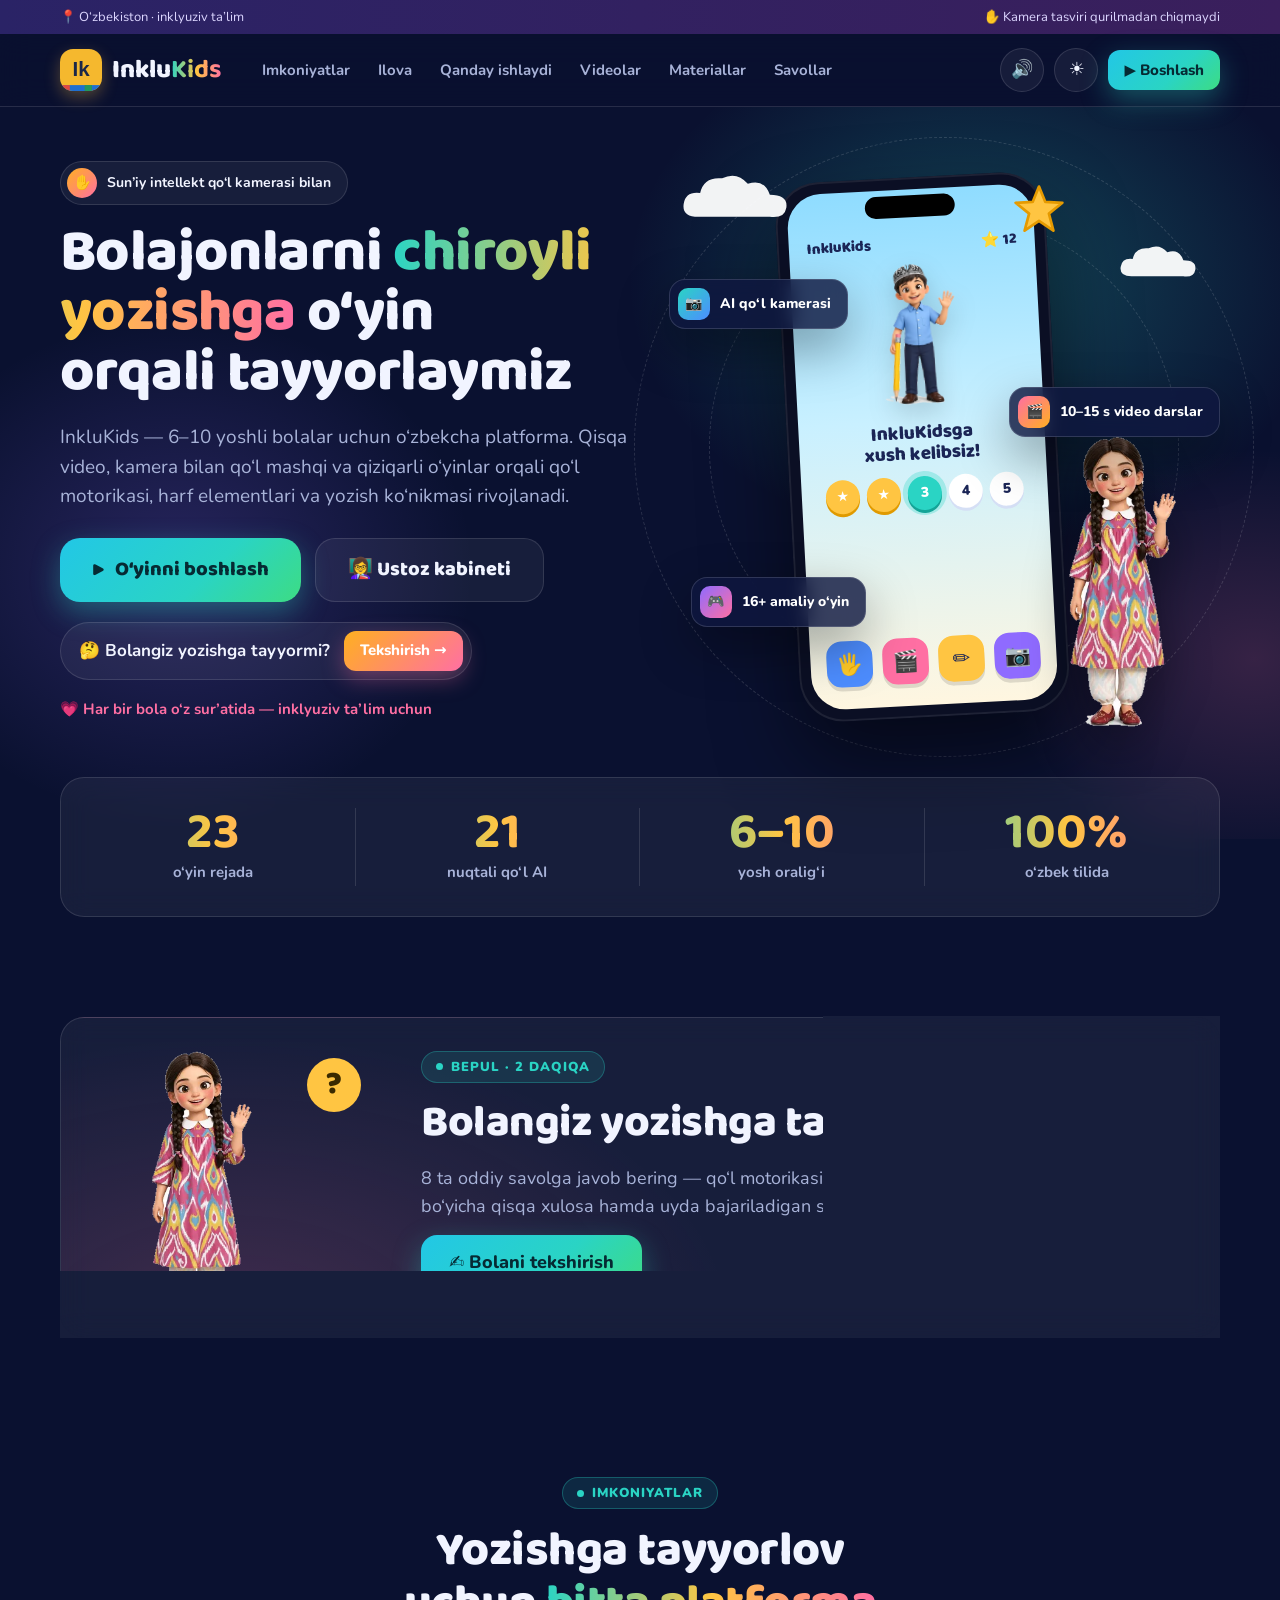
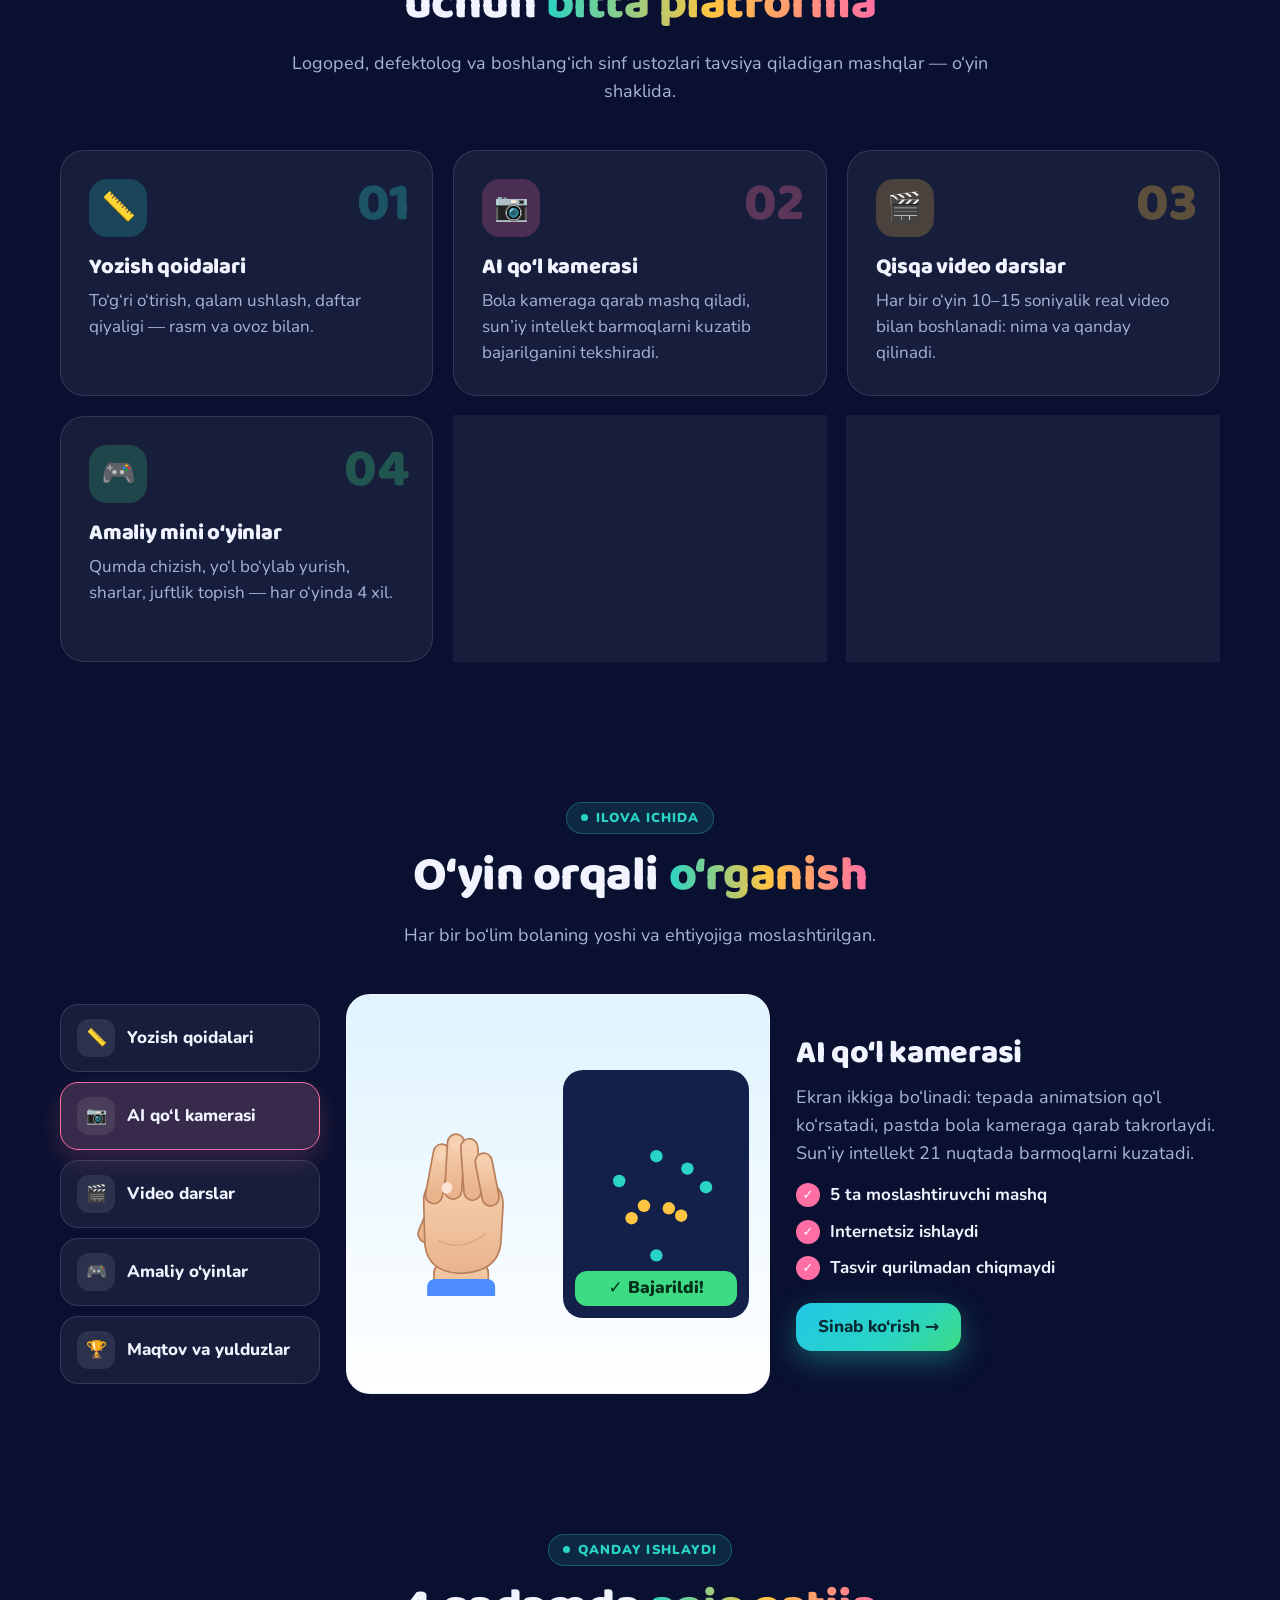
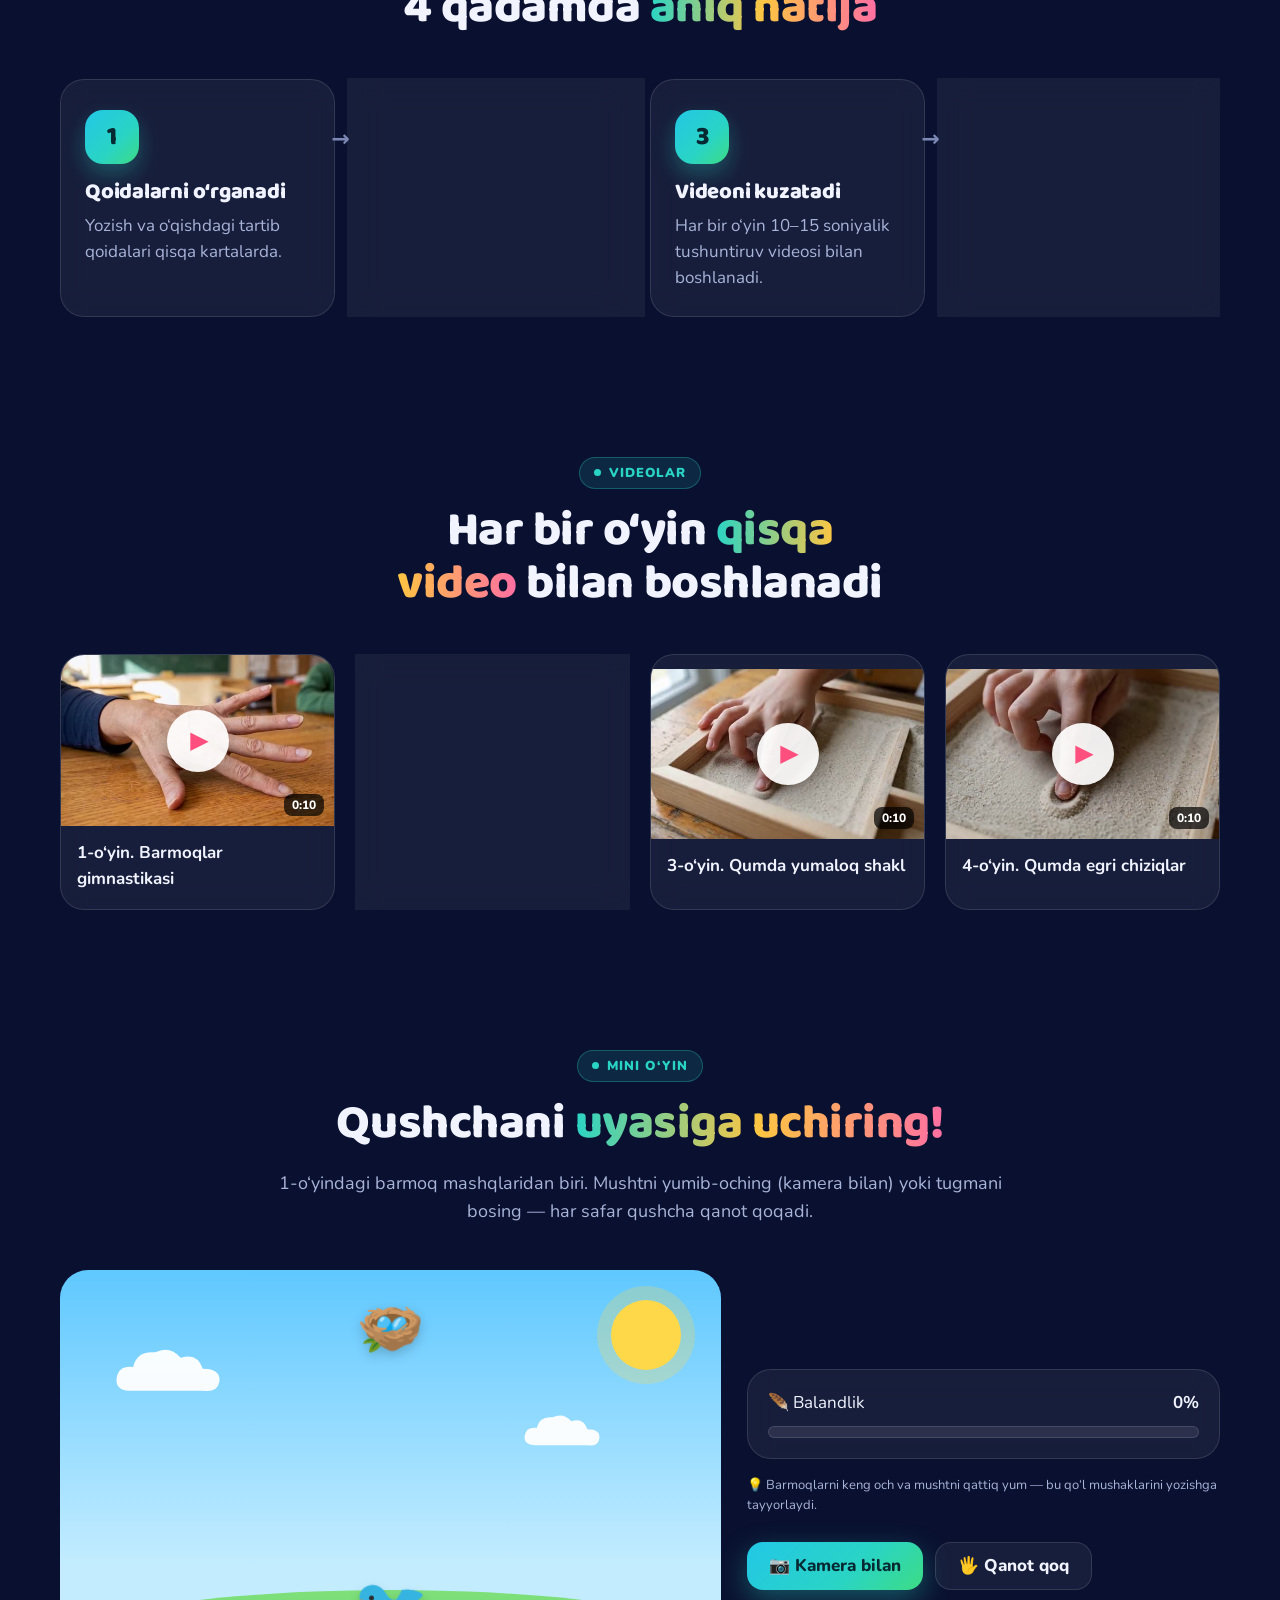
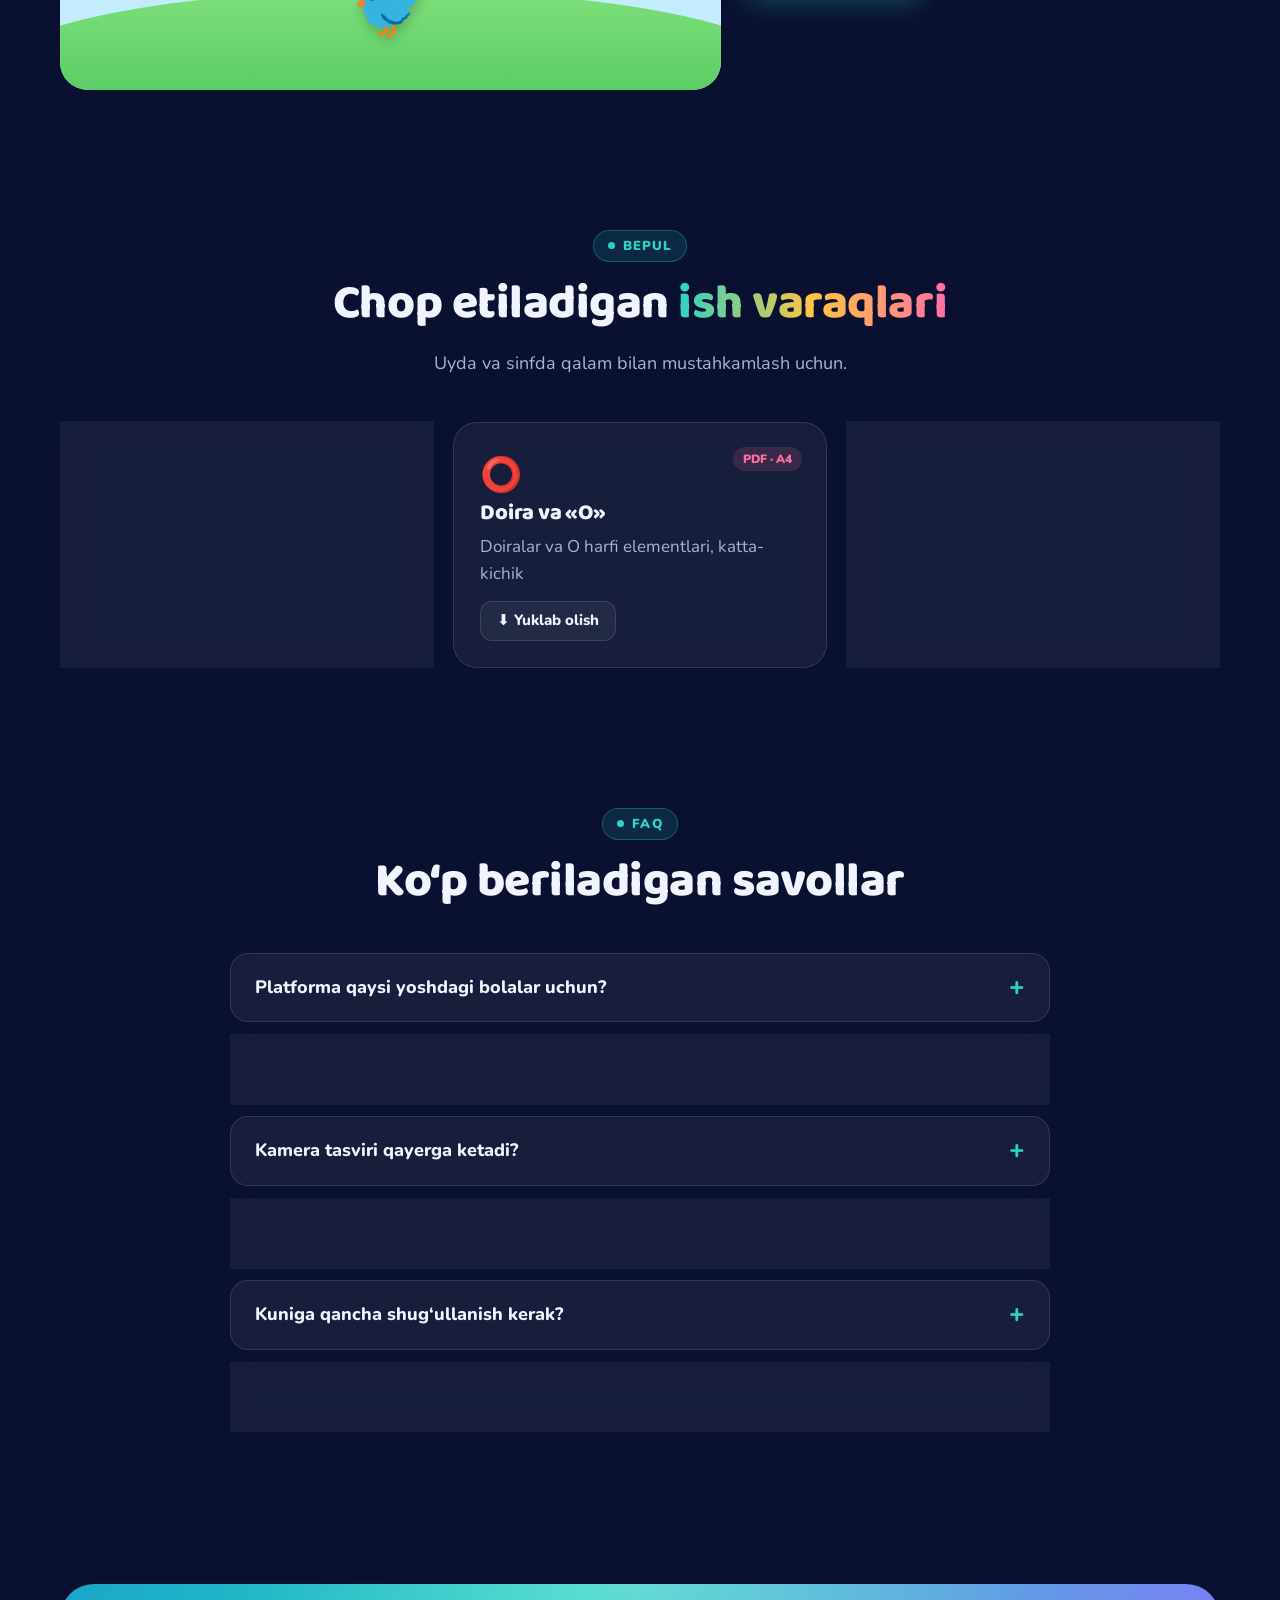
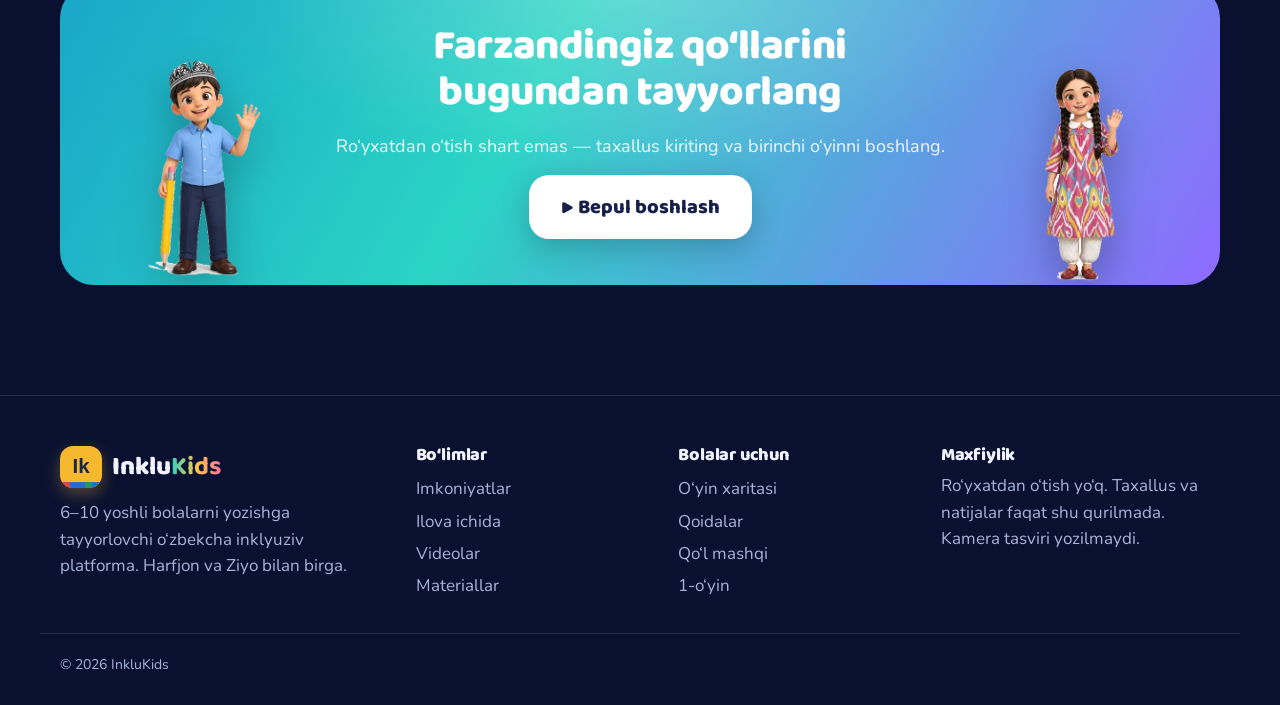
<file: index.html>
<!doctype html><html><head><meta charset=utf8><meta name=viewport content="width=device-width,initial-scale=1,viewport-fit=cover"><style>:root{color-scheme:light;box-sizing:border-box;padding-top:env(safe-area-inset-top,0px);padding-bottom:env(safe-area-inset-bottom,0px)}html{scroll-padding-top:env(safe-area-inset-top,0px)}body{margin:0;padding:0;font:14px -apple-system,BlinkMacSystemFont,sans-serif;background:#fff;color:#000}img{max-width:100%}[hidden]:not([hidden=until-found i]){display:none!important}</style></head><body>
<title>InkluKids</title>
<link rel="stylesheet" href="https://fonts.googleapis.com/css2?family=Baloo+2:wght@600;700;800&family=Nunito:wght@400;600;700;800;900&display=swap">
<link rel="stylesheet" href="app.css">
<div id="root"></div>
<script src="app.js"></script>

</body></html>
</file>
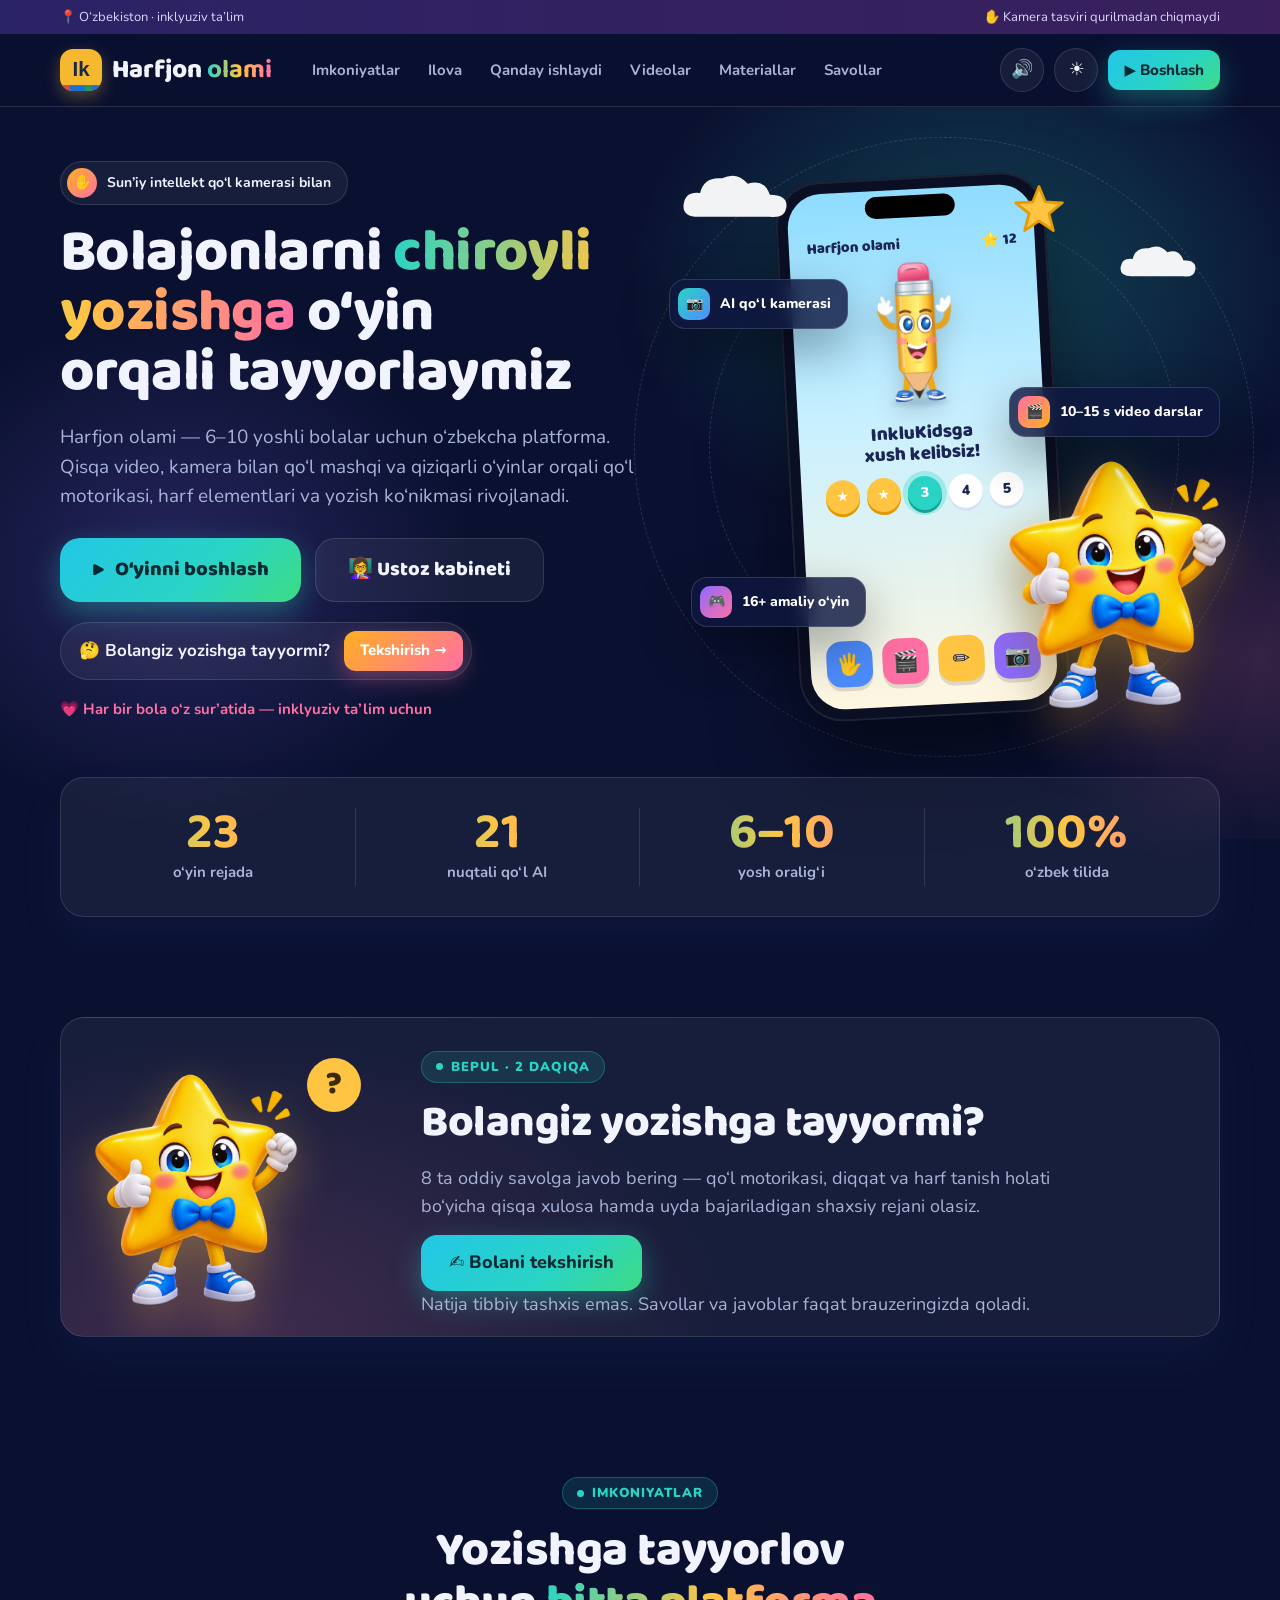
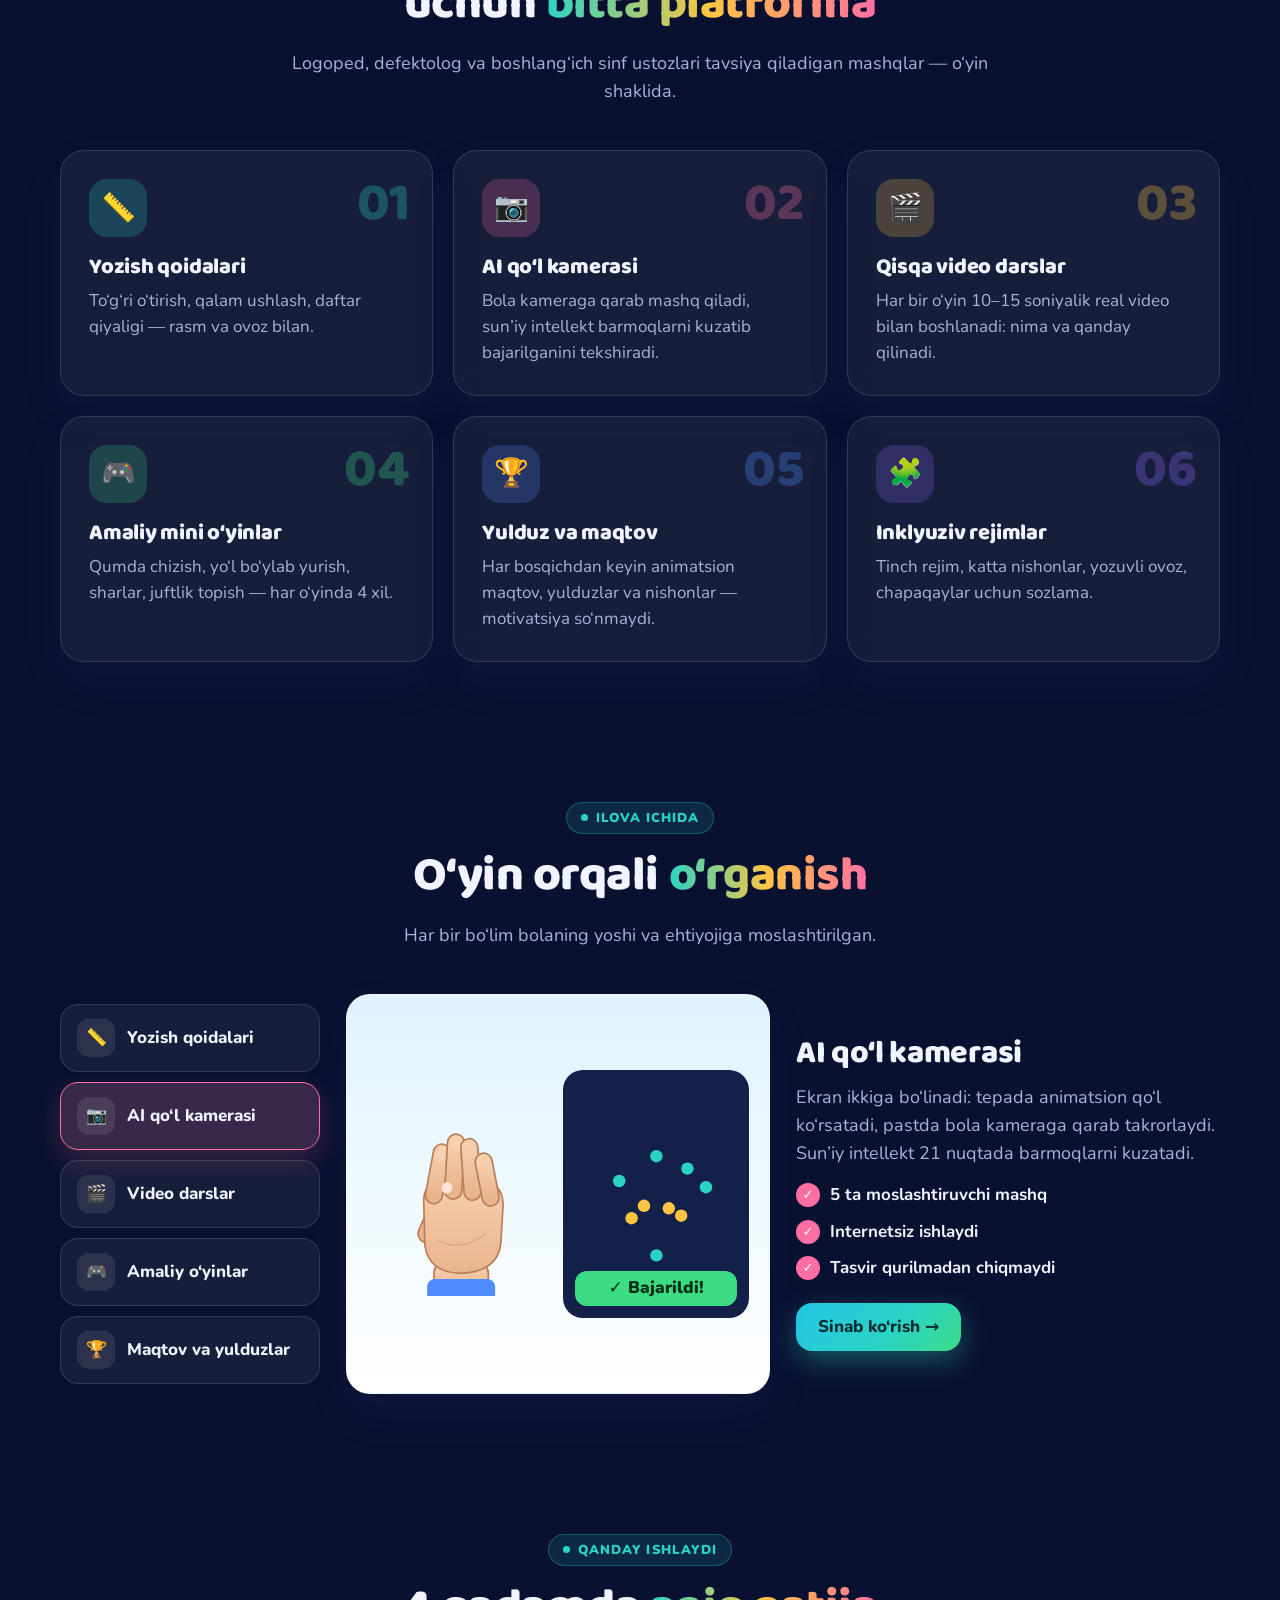
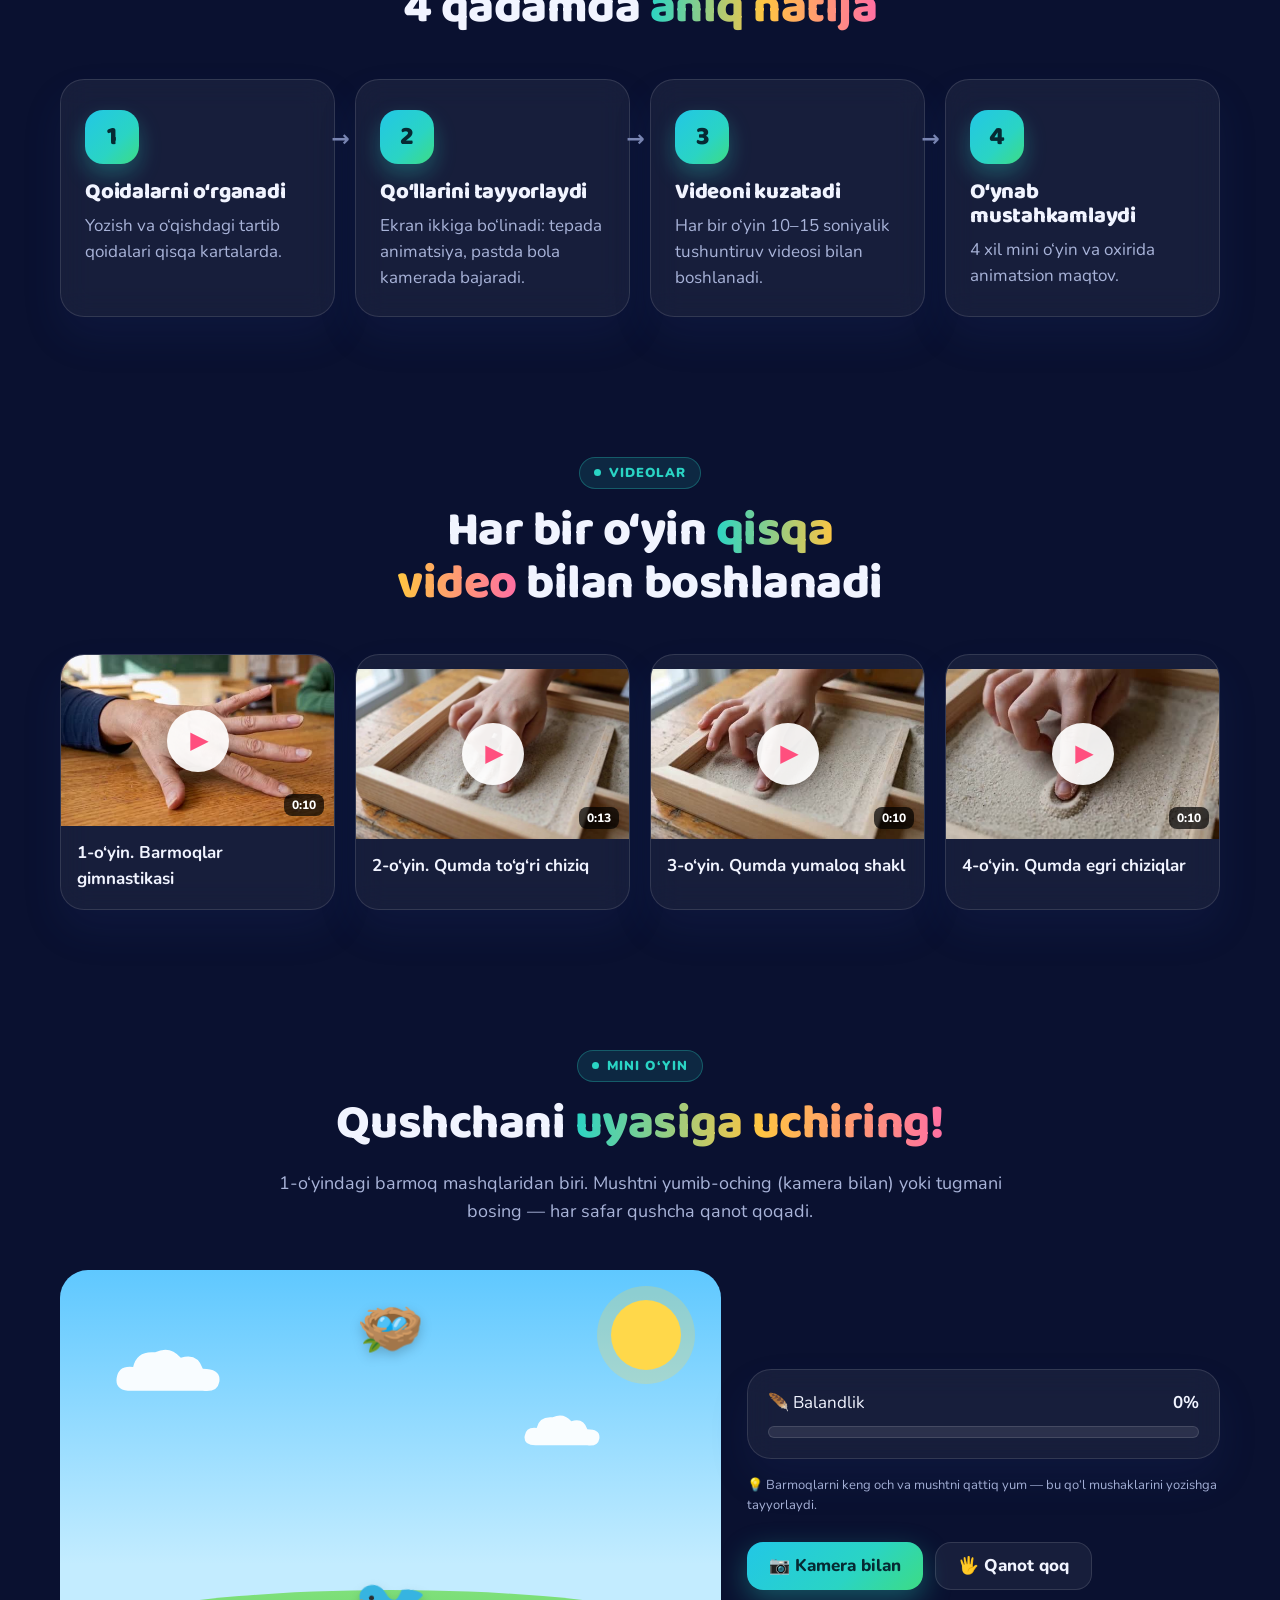
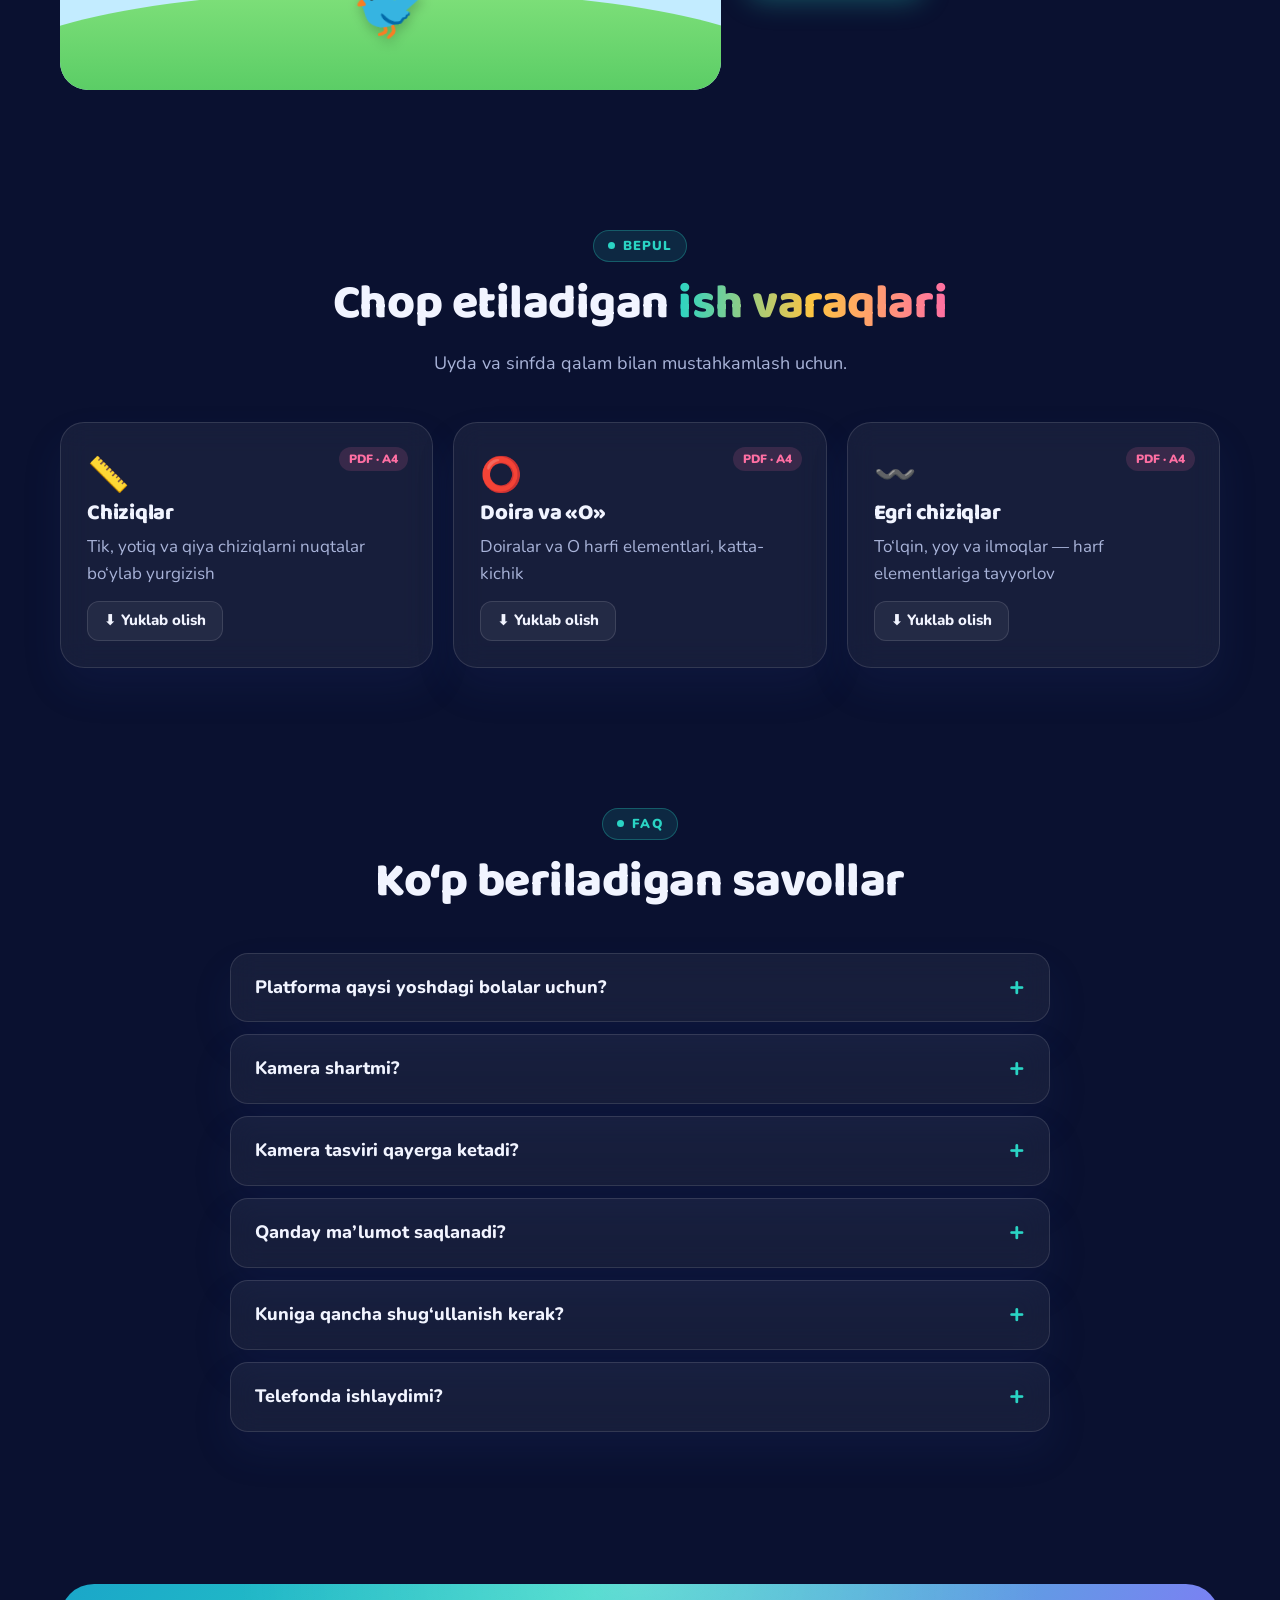
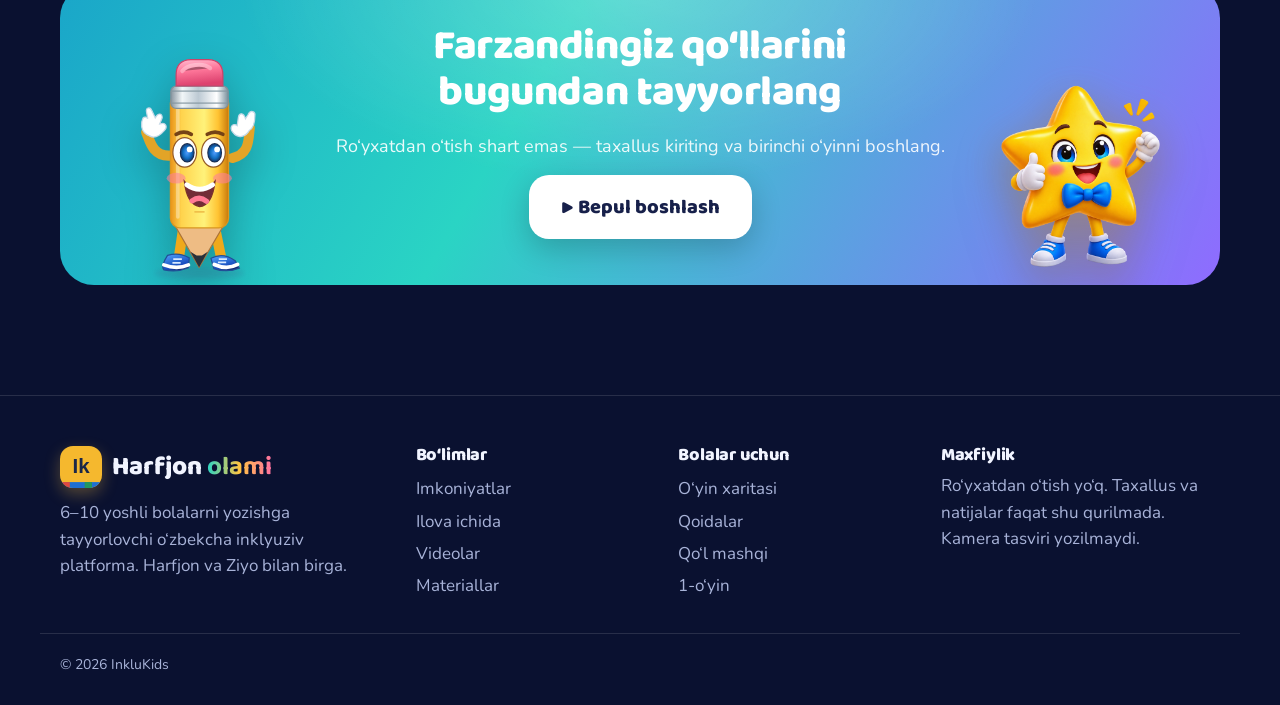
<file: chatgpt-versiya/index.html>
<!doctype html><html><head><meta charset=utf8><meta name=viewport content="width=device-width,initial-scale=1,viewport-fit=cover"><style>:root{color-scheme:light;box-sizing:border-box;padding-top:env(safe-area-inset-top,0px);padding-bottom:env(safe-area-inset-bottom,0px)}html{scroll-padding-top:env(safe-area-inset-top,0px)}body{margin:0;padding:0;font:14px -apple-system,BlinkMacSystemFont,sans-serif;background:#fff;color:#000}img{max-width:100%}[hidden]:not([hidden=until-found i]){display:none!important}</style></head><body>
<title>Harfjon olami — interaktiv mashqlar</title>
<link rel="stylesheet" href="https://fonts.googleapis.com/css2?family=Baloo+2:wght@600;700;800&family=Nunito:wght@400;600;700;800;900&display=swap">
<link rel="stylesheet" href="app.css">
<link rel="stylesheet" href="enhanced-games.css">
<div id="root"></div>
<script src="app.js"></script>
<script defer src="enhanced-games.js"></script>

</body></html>
</file>
<file: app.css>
:root{--bg: #0a1130;--bg2: #0f1840;--bg3: #16205a;--glass: rgba(255, 255, 255, .055);--glass-b: rgba(255, 255, 255, .12);--glass-hi: rgba(255, 255, 255, .09);--text: #f1f4ff;--muted: #a8b3d8;--faint: #7c88b4;--tq: #2ad4c4;--blue: #4d8dff;--gold: #ffc542;--pink: #ff6fa3;--green: #3ddc84;--violet: #8f6bff;--orange: #ff9a3c;--grad: linear-gradient(90deg, #2ad4c4 0%, #ffc542 50%, #ff6fa3 100%);--btn: linear-gradient(135deg, #22c7e6, #2ad4c4 60%, #3ddc84);--shadow: 0 20px 50px rgba(0, 0, 0, .35);--r: 24px;--tap: 48px;--display: "Baloo 2", "Nunito", "Trebuchet MS", system-ui, sans-serif;--body: "Nunito", "Segoe UI", system-ui, -apple-system, sans-serif;--ink: #1b2556;--ink2: #4a557f;--line: #dfe5f5;--card: #ffffff;--paper2: #ffffff;--grass: #cfe8bf;--road: #ecd7ad;--road-edge: #b9935d;--wood: #b07a45;--wood2: #e7c9a0;--hair: #2b1b12;--grid: #dde8f6;--skin1: #f6cfae;--skin2: #e9b48c;--skin-line: #b97e5a;--nail: #fbe3d6;--sleeve: #4d8dff;--red: #ff5d6c;--yellow: #ffc542;--green2: #1fae62;--blue2: #2f6fe0;color-scheme:dark}:root[data-theme=light]{--bg: #f3f6ff;--bg2: #ffffff;--bg3: #e8eeff;--glass: #ffffff;--glass-b: #e1e7f7;--glass-hi: #f7f9ff;--text: #17204a;--muted: #56628c;--faint: #8590b5;--shadow: 0 16px 40px rgba(40, 60, 140, .12);color-scheme:light}*{box-sizing:border-box}html{-webkit-text-size-adjust:100%;scroll-behavior:smooth}body{margin:0;font-family:var(--body);color:var(--text);background:var(--bg);font-size:17px;line-height:1.55;overflow-x:hidden}h1,h2,h3,h4{font-family:var(--display);font-weight:800;line-height:1.1;margin:0 0 .4em;text-wrap:balance;letter-spacing:-.01em}h2{font-size:clamp(30px,4vw,48px)}h3{font-size:22px}p{margin:0 0 .8em}a{color:inherit}button{font:inherit;color:inherit;cursor:pointer}button:disabled{cursor:not-allowed}:focus-visible{outline:3px solid var(--gold);outline-offset:3px;border-radius:10px}img{max-width:100%}.wrap{max-width:1200px;margin:0 auto;padding-left:max(20px,env(safe-area-inset-left,0px));padding-right:max(20px,env(safe-area-inset-right,0px))}.wrap.narrow{max-width:860px}.row{display:flex;flex-wrap:wrap;gap:12px;align-items:center}.row.center{justify-content:center}.row-sb{display:flex;justify-content:space-between;align-items:center;gap:12px}.grad{background:var(--grad);-webkit-background-clip:text;background-clip:text;color:transparent}.glass{background:var(--glass);border:1px solid var(--glass-b);border-radius:var(--r);backdrop-filter:blur(14px);-webkit-backdrop-filter:blur(14px)}.tiny{font-size:13px;color:var(--muted)}.muted{color:var(--muted)}.small{font-size:14px}.b{display:inline-flex;align-items:center;justify-content:center;gap:10px;min-height:var(--tap);padding:10px 22px;border-radius:16px;border:0;font-weight:800;text-decoration:none;transition:transform .15s,box-shadow .2s,filter .2s;white-space:nowrap}.b:hover:not(:disabled){transform:translateY(-2px)}.b:active:not(:disabled){transform:translateY(1px)}.b:disabled{opacity:.5}.b-main{background:var(--btn);color:#062a33;box-shadow:0 10px 28px #2ad4c459}.b-ghost{background:var(--glass);border:1px solid var(--glass-b);color:var(--text)}.b-warm{background:linear-gradient(135deg,#ffb020,#ff6fa3);color:#fff;box-shadow:0 8px 22px #ff6fa359}.b-light{background:#fff;color:#17204a;box-shadow:0 10px 30px #0003}.b-back{background:#ffffffe6;color:#1b2556;border:0;min-height:42px;padding:6px 16px;border-radius:14px;font-weight:800;box-shadow:0 4px 12px #0000001f}.b-sm{min-height:40px;padding:6px 16px;font-size:15px;border-radius:12px}.b-lg{min-height:56px;padding:12px 28px;font-size:18px}.b-xl{min-height:64px;padding:14px 32px;font-size:20px;border-radius:20px;font-family:var(--display)}.icon-b{width:44px;height:44px;border-radius:50%;border:1px solid var(--glass-b);background:var(--glass);font-size:18px;display:inline-grid;place-items:center}.topinfo{background:linear-gradient(90deg,#2a2366,#3a1f5c);color:#dcd6ff;font-size:13px;padding:7px 0}:root[data-theme=light] .topinfo{background:linear-gradient(90deg,#e7e2ff,#ffe3f0);color:#4b3f8a}.nav{position:sticky;top:env(safe-area-inset-top,0px);z-index:40;background:color-mix(in srgb,var(--bg) 82%,transparent);backdrop-filter:blur(16px);-webkit-backdrop-filter:blur(16px);border-bottom:1px solid var(--glass-b)}.nav-in{display:flex;align-items:center;gap:18px;min-height:72px}.brand{display:inline-flex;align-items:center;gap:10px;text-decoration:none;font-family:var(--display);font-weight:800;font-size:26px;color:var(--text)}.brand img{width:42px;height:42px;border-radius:13px;box-shadow:0 6px 16px #ffc5424d}.brand b{background:var(--grad);-webkit-background-clip:text;background-clip:text;color:transparent}.nav-links{display:flex;gap:4px;margin-left:10px;flex:1}.nav-links a{text-decoration:none;color:var(--muted);font-weight:700;padding:8px 12px;border-radius:10px;font-size:15px}.nav-links a:hover{color:var(--text);background:var(--glass)}.nav-r{display:flex;gap:10px;align-items:center;margin-left:auto}.burger{display:none}.nav-kid{background:transparent;border:0;position:absolute;left:0;right:0;backdrop-filter:none;-webkit-backdrop-filter:none}.nav-kid .brand{color:#1b2556}.nav-kid .brand b{background:none;color:#ff4f7e;-webkit-text-fill-color:#ff4f7e}.nav-kid .icon-b{background:#ffffffe6;border:0}.hero{position:relative;padding:40px 0 30px;overflow:hidden}.hero-glow{position:absolute;inset:-20% -10% auto;height:900px;pointer-events:none;background:radial-gradient(500px 380px at 72% 38%,rgba(42,212,196,.28),transparent 70%),radial-gradient(420px 360px at 20% 70%,rgba(143,107,255,.22),transparent 70%),radial-gradient(360px 300px at 90% 80%,rgba(255,111,163,.18),transparent 70%)}.hero-grid{position:relative;display:grid;grid-template-columns:1.05fr 1fr;gap:30px;align-items:center;min-height:600px}.chip-badge{display:inline-flex;align-items:center;gap:10px;padding:6px 16px 6px 6px;border-radius:99px;background:var(--glass);border:1px solid var(--glass-b);font-weight:700;font-size:14px;margin-bottom:18px}.chip-ico{width:30px;height:30px;border-radius:50%;display:grid;place-items:center;background:linear-gradient(135deg,#ffb020,#ff6fa3)}.hero h1{font-size:clamp(38px,4.6vw,62px);line-height:1.02;margin-bottom:20px}.lead{font-size:19px;color:var(--muted);max-width:34em}.hero-cta{display:flex;gap:14px;flex-wrap:wrap;margin:26px 0 20px}.hero-check{display:inline-flex;align-items:center;gap:14px;flex-wrap:wrap;padding:8px 8px 8px 18px;border-radius:99px;background:var(--glass);border:1px solid var(--glass-b);font-weight:700}.hero-love{margin-top:18px;color:var(--pink);font-weight:700;font-size:15px}.hero-stage{position:relative;height:600px}.orbit{position:absolute;left:50%;top:50%;border-radius:50%;border:1px dashed rgba(255,255,255,.14);transform:translate(-50%,-50%)}:root[data-theme=light] .orbit{border-color:#3c50a026}.o1{width:470px;height:470px;animation:spin 60s linear infinite}.o2{width:620px;height:620px;animation:spin 90s linear infinite reverse}.phone{position:absolute;left:50%;top:50%;transform:translate(-58%,-50%) rotate(-3deg);width:270px;height:540px;border-radius:44px;background:#0b0f24;padding:12px;box-shadow:0 40px 80px #00000080,0 0 0 2px #ffffff14 inset;animation:float 6s ease-in-out infinite}.phone-notch{position:absolute;top:18px;left:50%;width:90px;height:22px;border-radius:99px;background:#000;transform:translate(-50%);z-index:2}.phone-screen{height:100%;border-radius:34px;overflow:hidden;background:linear-gradient(180deg,#8fdcff,#c9f0ff 45%,#fff6e0);display:flex;flex-direction:column;align-items:center;color:#1b2556}.ps-top{width:100%;display:flex;justify-content:space-between;padding:44px 18px 0;font-family:var(--display);font-weight:800;font-size:15px}.ps-hero{margin-top:4px;filter:drop-shadow(0 10px 12px rgba(0,0,0,.18))}.ps-hi{text-align:center;font-family:var(--display);font-weight:800;font-size:19px;line-height:1.15;margin:4px 0 10px}.ps-path{display:flex;gap:7px}.ps-path span{width:34px;height:34px;border-radius:50%;display:grid;place-items:center;font-weight:900;font-size:14px;background:#fff;box-shadow:0 3px #d5dff5}.ps-path .done{background:#ffc542;color:#fff;box-shadow:0 3px #e09a00}.ps-path .cur{background:#2ad4c4;color:#fff;box-shadow:0 3px #13a497,0 0 0 5px #2ad4c44d}.ps-btns{display:flex;gap:10px;margin-top:auto;margin-bottom:22px}.ps-btns span{width:46px;height:46px;border-radius:15px;display:grid;place-items:center;font-size:21px;box-shadow:0 4px #0000001f}.pb1{background:#4d8dff}.pb2{background:#ff6fa3}.pb3{background:#ffc542}.pb4{background:#8f6bff}.float-chip{position:absolute;display:inline-flex;align-items:center;gap:10px;padding:8px 16px 8px 8px;border-radius:16px;font-weight:800;font-size:14px;background:#0f1840d1;border:1px solid rgba(255,255,255,.14);color:#fff;box-shadow:var(--shadow);-webkit-backdrop-filter:blur(10px);backdrop-filter:blur(10px);animation:float 5s ease-in-out infinite;z-index:3}:root[data-theme=light] .float-chip{background:#fff;color:#17204a;border-color:#e1e7f7}.float-chip i{font-style:normal;width:32px;height:32px;display:grid;place-items:center;border-radius:10px;background:linear-gradient(135deg,#2ad4c4,#4d8dff)}.fc1{left:0;top:22%}.fc2{right:0;top:40%;animation-delay:-1.5s}.fc2 i{background:linear-gradient(135deg,#ff6fa3,#ffb020)}.fc3{left:4%;bottom:20%;animation-delay:-3s}.fc3 i{background:linear-gradient(135deg,#8f6bff,#ff6fa3)}.hero-ziyo{position:absolute;right:-10px;bottom:6px;z-index:2;filter:drop-shadow(0 20px 24px rgba(0,0,0,.35))}.deco-cloud{position:absolute;width:110px;opacity:.95;animation:drift 9s ease-in-out infinite;z-index:1}.c1{top:4%;left:2%}.c2{top:16%;right:4%;width:80px;animation-delay:-4s}.deco-star{position:absolute;width:54px;top:6%;right:28%;animation:twinkle 3s ease-in-out infinite;z-index:3}.stats{display:grid;grid-template-columns:repeat(4,1fr);padding:30px 10px;margin-top:30px;text-align:center}.stats div{border-right:1px solid var(--glass-b)}.stats div:last-child{border:0}.stats b{display:block;font-family:var(--display);font-size:clamp(34px,4vw,52px);line-height:1;background:var(--grad);-webkit-background-clip:text;background-clip:text;color:transparent}.stats span{color:var(--muted);font-weight:700;font-size:15px}.sec{padding:70px 0;position:relative}.sec-head{text-align:center;max-width:760px;margin:0 auto 44px}.sec-head p{color:var(--muted);font-size:18px}.eyebrow-pill{display:inline-flex;align-items:center;gap:8px;font-size:13px;font-weight:900;letter-spacing:.08em;color:var(--tq);background:color-mix(in srgb,var(--tq) 12%,transparent);border:1px solid color-mix(in srgb,var(--tq) 30%,transparent);padding:5px 14px;border-radius:99px;margin-bottom:16px}.eyebrow-pill:before{content:"";width:7px;height:7px;border-radius:50%;background:currentColor}.test-card{display:grid;grid-template-columns:300px 1fr;gap:30px;align-items:center;padding:30px 46px 0 30px;overflow:hidden;background:radial-gradient(500px 300px at 15% 100%,rgba(255,111,163,.18),transparent),var(--glass)}.test-card h2{font-size:clamp(30px,3.6vw,44px)}.test-card p{color:var(--muted);font-size:18px;max-width:36em}.test-ziyo{position:relative;align-self:end}.q-bubble{position:absolute;top:10px;right:30px;width:54px;height:54px;border-radius:50%;display:grid;place-items:center;background:var(--gold);color:#3a2a00;font-family:var(--display);font-size:32px;font-weight:800;animation:float 3s ease-in-out infinite}.feat-grid{display:grid;grid-template-columns:repeat(3,1fr);gap:20px}.feat{position:relative;padding:28px;overflow:hidden;transition:transform .25s,border-color .25s}.feat:hover{transform:translateY(-4px);border-color:color-mix(in srgb,var(--cc) 60%,transparent)}.feat-n{position:absolute;right:22px;top:12px;font-family:var(--display);font-weight:800;font-size:54px;color:color-mix(in srgb,var(--cc) 30%,transparent)}.feat-ico{width:58px;height:58px;border-radius:18px;display:grid;place-items:center;font-size:28px;background:color-mix(in srgb,var(--cc) 22%,transparent);margin-bottom:18px}.feat p{color:var(--muted);margin:0}.c-tq{--cc: var(--tq)}.c-pink{--cc: var(--pink)}.c-gold{--cc: var(--gold)}.c-green{--cc: var(--green)}.c-blue{--cc: var(--blue)}.c-violet{--cc: var(--violet)}.show{display:grid;grid-template-columns:260px 1fr 1fr;gap:26px;align-items:center}.show-tabs{display:flex;flex-direction:column;gap:10px}.show-tabs button{display:flex;align-items:center;gap:12px;text-align:left;padding:14px 16px;border-radius:18px;border:1px solid var(--glass-b);background:var(--glass);font-weight:800;transition:all .2s}.show-tabs button.on{border-color:var(--pink);background:color-mix(in srgb,var(--pink) 14%,var(--glass));box-shadow:0 10px 26px #ff6fa333}.st-ico{width:38px;height:38px;border-radius:12px;display:grid;place-items:center;background:var(--glass-hi)}.show-art{height:400px;padding:0;overflow:hidden;position:relative;background:linear-gradient(160deg,#eaf3ff,#fff3fa);animation:pop .4s ease}.show-text{animation:pop .4s ease}.show-text h3{font-size:32px}.show-text p{color:var(--muted);font-size:18px}.show-text ul{list-style:none;padding:0;margin:0 0 22px;display:grid;gap:10px}.show-text li{display:flex;gap:10px;align-items:center;font-weight:700}.show-text li:before{content:"\2713";width:24px;height:24px;border-radius:50%;display:grid;place-items:center;background:var(--pink);color:#fff;font-size:13px;font-weight:900}.sc-art{position:absolute;inset:0;display:grid;place-items:center}.sc-rules{background:radial-gradient(circle at 50% 70%,#ffe8a8,transparent 60%)}.sc-tag{position:absolute;left:20px;top:30px;background:#fff;color:#1b2556;padding:8px 14px;border-radius:14px;font-weight:800;box-shadow:0 8px 20px #0000001f}.sc-tag.t2{inset:auto 20px 40px auto}.sc-cam{grid-template-columns:1fr 1fr;gap:10px;padding:20px;background:linear-gradient(180deg,#dff3ff,#fff)}.sc-cam-box{position:relative;aspect-ratio:3/4;border-radius:20px;background:#13204a;display:grid;place-items:center}.sc-cam-box svg{width:80%}.sc-cam-box span{position:absolute;bottom:12px;left:12px;right:12px;background:#3ddc84;color:#04311a;border-radius:12px;text-align:center;font-weight:900;padding:4px}.sc-video img{width:100%;height:100%;object-fit:cover}.sc-video .vid-play{position:absolute}.sc-play{padding:20px;background:#fff6e6}.sc-mini{width:100%}.sc-praise{background:radial-gradient(circle at 50% 60%,#fff0b3,#ffe0f0 70%)}.sc-stars{position:absolute;top:30px;font-size:44px;color:#ffc542;text-shadow:0 4px 0 #e09a00;letter-spacing:6px}.steps{list-style:none;padding:0;margin:0;display:grid;grid-template-columns:repeat(4,1fr);gap:20px;position:relative}.steps li{padding:30px 24px 24px;position:relative}.steps p{color:var(--muted);margin:0}.step-n{width:54px;height:54px;border-radius:18px;display:grid;place-items:center;font-family:var(--display);font-size:26px;font-weight:800;background:var(--btn);color:#062a33;margin-bottom:16px;box-shadow:0 10px 22px #2ad4c44d}.steps li:not(:last-child):after{content:"\2192";position:absolute;right:-16px;top:42px;color:var(--faint);font-size:22px;font-weight:900}.vid-grid{display:grid;grid-template-columns:repeat(4,1fr);gap:20px}.vid{padding:0;overflow:hidden;text-align:left;transition:transform .2s}.vid:hover{transform:translateY(-4px)}.vid-thumb{position:relative;display:block;aspect-ratio:16/10}.vid-thumb img{width:100%;height:100%;object-fit:cover;display:block}.vid-play{position:absolute;left:50%;top:50%;transform:translate(-50%,-50%);width:62px;height:62px;border-radius:50%;display:grid;place-items:center;background:#ffffffeb;color:#ff4f7e;font-size:24px;padding-left:4px;box-shadow:0 10px 30px #0000004d}.vid-dur{position:absolute;right:10px;bottom:10px;background:#000000b3;color:#fff;font-size:12px;font-weight:800;padding:2px 8px;border-radius:8px}.vid-t{display:block;padding:14px 16px 16px;font-weight:700}.mini{display:grid;grid-template-columns:1.4fr 1fr;gap:26px;align-items:center}.mini-scene{position:relative;height:420px;border-radius:28px;overflow:hidden;background:linear-gradient(180deg,#5fc8ff,#c3ecff 70%)}.mini-scene .hills{position:absolute;left:-10%;right:-10%;bottom:-60px;height:160px;border-radius:50% 50% 0 0;background:linear-gradient(#7fe07a,#46c25a)}.mini-scene .sun{position:absolute;right:40px;top:30px;width:70px;height:70px;border-radius:50%;background:#ffd84a;box-shadow:0 0 0 14px #ffd84a40}.mc1{top:18%;left:8%}.mc2{top:34%;right:18%;width:80px;animation-delay:-3s}.nest{position:absolute;top:18px;left:50%;transform:translate(-50%);font-size:54px;filter:drop-shadow(0 4px 6px rgba(0,0,0,.2))}.bird{position:absolute;left:50%;font-size:62px;transition:bottom .25s ease-out,transform .2s;z-index:2;filter:drop-shadow(0 6px 6px rgba(0,0,0,.2))}.mini-win{position:absolute;left:50%;top:45%;transform:translate(-50%,-50%);background:#fff;color:#1b2556;font-family:var(--display);font-weight:800;font-size:24px;padding:14px 24px;border-radius:20px;box-shadow:0 16px 40px #0003;animation:pop .4s;z-index:3;text-align:center}.mini-cam2{position:absolute;right:12px;bottom:12px;width:120px;aspect-ratio:4/3;object-fit:cover;border-radius:14px;border:3px solid #fff;transform:scaleX(-1);z-index:3}.mini-panel{display:grid;gap:16px}.mini-meter{padding:20px}.bar{height:12px;border-radius:99px;background:var(--glass-hi);overflow:hidden;margin-top:10px;border:1px solid var(--glass-b)}.bar i{display:block;height:100%;border-radius:99px;background:var(--grad);transition:width .25s}.mat-grid{display:grid;grid-template-columns:repeat(3,1fr);gap:20px}.mat{padding:26px;position:relative}.mat p{color:var(--muted)}.mat-ico{font-size:34px}.mat-tag{position:absolute;top:24px;right:24px;font-size:12px;font-weight:900;color:var(--pink);background:color-mix(in srgb,var(--pink) 14%,transparent);border-radius:99px;padding:3px 10px}.faq{margin-bottom:12px;padding:4px 24px;border-radius:18px}.faq summary{font-weight:800;font-size:18px;padding:16px 0;cursor:pointer;list-style:none;display:flex;justify-content:space-between;gap:16px}.faq summary:after{content:"+";font-size:26px;line-height:1;color:var(--tq);transition:transform .2s}.faq[open] summary:after{transform:rotate(45deg)}.faq p{color:var(--muted)}.cta{position:relative;display:grid;grid-template-columns:220px 1fr 220px;align-items:end;gap:10px;border-radius:34px;padding:40px 30px 0;overflow:hidden;color:#fff;background:radial-gradient(400px 200px at 50% 0%,rgba(255,255,255,.25),transparent),linear-gradient(120deg,#1aa6c9,#2ad4c4 40%,#8f6bff);text-align:center}.cta>div{padding-bottom:46px}.cta h2{font-size:clamp(28px,3.4vw,42px)}.cta p{opacity:.9;font-size:18px}.cta-h,.cta-z{justify-self:center;filter:drop-shadow(0 16px 20px rgba(0,0,0,.25))}.foot{border-top:1px solid var(--glass-b);padding:50px 0 30px;margin-top:40px;color:var(--muted)}.foot-grid{display:grid;grid-template-columns:1.4fr 1fr 1fr 1.2fr;gap:30px}.foot h4{color:var(--text);font-size:18px}.foot a:not(.brand){display:block;text-decoration:none;padding:3px 0}.foot a:hover{color:var(--text)}.foot .brand{margin-bottom:12px}.foot-b{margin-top:30px;padding-top:20px;border-top:1px solid var(--glass-b);font-size:14px}.modal{position:fixed;inset:0;z-index:80;display:grid;place-items:center;padding:16px;background:#050819b3;-webkit-backdrop-filter:blur(6px);backdrop-filter:blur(6px);animation:fade .25s}.modal-box{position:relative;background:var(--bg2);border:1px solid var(--glass-b);border-radius:28px;padding:30px;width:min(640px,100%);max-height:92vh;overflow-y:auto;box-shadow:var(--shadow);animation:rise .4s cubic-bezier(.2,1.3,.4,1)}.modal-x{position:absolute;top:14px;right:14px;width:40px;height:40px;border-radius:50%;border:1px solid var(--glass-b);background:var(--glass);z-index:2}.video-box{width:min(960px,100%);padding:12px}.video-box video{width:100%;border-radius:18px;display:block;background:#000}.quiz-prog{height:10px;border-radius:99px;background:var(--glass-hi);overflow:hidden;margin:8px 40px 8px 0}.quiz-prog i{display:block;height:100%;background:var(--grad);transition:width .3s}.quiz-q{display:flex;align-items:center;gap:16px;margin:10px 0 20px}.quiz-q h3{font-size:26px;margin:0}.quiz-a{display:grid;gap:10px}.quiz-title{font-size:30px}.quiz-res{display:grid;gap:12px;margin:16px 0}.qr{display:flex;gap:14px;padding:16px;border-radius:18px}.qr-ico{font-size:30px}.qr>div{flex:1}.qr p{margin:8px 0 0;color:var(--muted);font-size:15px}.mascot{position:relative;display:inline-flex;flex-direction:column;align-items:center;height:var(--h)}.mascot img{height:100%;width:auto;display:block;-webkit-user-select:none;user-select:none;-webkit-user-drag:none}.mascot-name{position:absolute;bottom:-6px;background:#fff;color:#1b2556;font-family:var(--display);font-weight:800;font-size:14px;padding:0 12px;border-radius:99px;box-shadow:0 4px 10px #00000026}.m-wave img,.m-idle img{animation:bob 3.2s ease-in-out infinite;transform-origin:50% 100%}.mascot-ziyo.m-wave img{animation-delay:-1.4s}.m-talk img{animation:talk3d 1.1s ease-in-out infinite;transform-origin:50% 100%}.m-happy img{animation:bob 2.4s ease-in-out infinite;transform-origin:50% 100%}.m-cheer img{animation:jump .9s cubic-bezier(.3,0,.4,1) infinite;transform-origin:50% 100%}.mascot-ziyo.m-cheer img{animation-delay:-.45s}.m-think img{animation:tilt3d 4s ease-in-out infinite;transform-origin:50% 100%}@keyframes bob{0%,to{transform:translateY(0) rotate(0)}50%{transform:translateY(-6px) rotate(-1deg)}}@keyframes talk3d{0%,to{transform:scale(1) rotate(0)}30%{transform:scale(1.015,.99) rotate(-1.5deg)}65%{transform:scale(.995,1.01) rotate(1deg)}}@keyframes jump{0%,to{transform:translateY(0) scale(1)}15%{transform:translateY(0) scale(1.04,.94)}45%{transform:translateY(-26px) scale(.97,1.04)}70%{transform:translateY(0) scale(1.03,.96)}}@keyframes tilt3d{0%,to{transform:rotate(0)}50%{transform:rotate(3deg)}}@keyframes float{0%,to{translate:0 0}50%{translate:0 -12px}}@keyframes drift{0%,to{translate:0 0}50%{translate:18px 0}}@keyframes twinkle{0%,to{transform:scale(1) rotate(0)}50%{transform:scale(1.15) rotate(12deg)}}@keyframes spin{to{transform:translate(-50%,-50%) rotate(360deg)}}@keyframes pop{0%{opacity:0;transform:translateY(12px) scale(.98)}}@keyframes fade{0%{opacity:0}}@keyframes rise{0%{transform:translateY(50px) scale(.94);opacity:0}}@keyframes shake{20%,60%{transform:translate(-8px)}40%,80%{transform:translate(8px)}}.kidzone{--text: #1b2556;--muted: #56628c;--glass: #fff;--glass-b: #e3e9f8;color:#1b2556;min-height:100vh;padding-top:80px;padding-bottom:40px;background:linear-gradient(180deg,#7fd3ff,#bfeaff 38%,#e9f8ff 60%,#fff7e6)}.kidzone .btn{display:inline-flex;align-items:center;justify-content:center;gap:8px;min-height:var(--tap);padding:8px 20px;border-radius:16px;border:0;background:#fff;color:#1b2556;font-weight:800;box-shadow:0 5px #cfd8ef;transition:transform .1s,box-shadow .1s;text-decoration:none}.btn{display:inline-flex;align-items:center;justify-content:center;gap:8px;min-height:var(--tap);padding:8px 20px;border-radius:16px;border:1px solid var(--glass-b);background:var(--glass);color:var(--text);font-weight:800;text-decoration:none}.kidzone .btn:active:not(:disabled){transform:translateY(4px);box-shadow:0 1px #cfd8ef}.btn-go,.kidzone .btn-go{background:linear-gradient(180deg,#3fe08f,#1fbf6c);color:#fff;box-shadow:0 5px #149454;border:0}.kidzone .btn-go:active:not(:disabled){box-shadow:0 1px #149454}.btn-danger{background:#ff5d6c;color:#fff;border:0}.btn-big{min-height:60px;padding:12px 30px;font-size:20px;font-family:var(--display)}.btn-sm{min-height:40px;padding:4px 14px;font-size:15px}.btn:disabled{opacity:.5}.big .btn{min-height:60px;font-size:19px}.card{background:#fff;border-radius:26px;padding:24px;box-shadow:0 14px 40px #2850a024;color:#1b2556}.teacher .card{background:var(--glass);color:var(--text);border:1px solid var(--glass-b);box-shadow:none}.pill{display:inline-flex;align-items:center;gap:4px;background:#fff;border:2px solid #e3e9f8;border-radius:99px;padding:2px 14px;font-weight:900;font-size:15px;white-space:nowrap;color:#1b2556}.note{background:#fff8e1;border:2px dashed #ffc542;border-radius:16px;padding:10px 16px;font-size:15px;color:#6b5200}.seg{display:inline-flex;border-radius:14px;overflow:hidden;background:#fff;border:2px solid #e3e9f8}.seg button{border:0;background:none;padding:8px 16px;font-weight:800;min-height:42px;color:#1b2556}.seg button.on{background:#4d8dff;color:#fff}.teacher .seg{background:var(--glass);border-color:var(--glass-b)}.teacher .seg button{color:var(--text)}.sec-bar,.sec-head2{display:flex;align-items:center;gap:14px;flex-wrap:wrap;margin-bottom:14px}.sec-bar h1{margin:0;font-size:clamp(24px,3vw,34px)}.kidzone .sec-head{text-align:left;display:flex;align-items:center;gap:14px;flex-wrap:wrap;max-width:none;margin:0 0 14px}.kidzone .sec-head h1{margin:0;flex:1;font-size:clamp(24px,3vw,34px)}.kidzone>*:not(.scene-deco):not(.hud):not(.map-wrap){max-width:1100px;margin-left:auto;margin-right:auto;padding-left:max(16px,env(safe-area-inset-left,0px));padding-right:max(16px,env(safe-area-inset-right,0px))}.warm-page>.sec-bar,.warm-page>.warm,.warm-page>.warm-start{max-width:920px}.map-page{padding-top:0;background:linear-gradient(180deg,#7fd3ff 0,#b8e8ff 400px,#d9f5c8 900px,#c7ecb0)}.hud{position:sticky;top:0;z-index:30;display:flex;justify-content:space-between;align-items:center;gap:10px;padding:84px max(16px,env(safe-area-inset-right,0px)) 10px max(16px,env(safe-area-inset-left,0px));max-width:760px;margin:0 auto}.hud-me{display:flex;align-items:center;gap:10px;background:#fff;border-radius:99px;padding:5px 18px 5px 5px;box-shadow:0 6px 18px #003c7826}.hud-me small{display:block;color:#56628c;font-size:12px;line-height:1}.hud-me b{font-family:var(--display);font-size:18px;line-height:1}.hud-ava{width:46px;height:46px;border-radius:50%;overflow:hidden;background:linear-gradient(#ffe7a3,#ffc542);display:grid;place-items:end center}.hud-ava img{width:120%;max-width:none;margin-bottom:-60%}.hud-pills{display:flex;gap:8px}.hud-pill{background:#fff;border:0;border-radius:99px;padding:8px 14px;font-weight:900;box-shadow:0 6px 18px #003c7826;color:#1b2556}.map-wrap{max-width:520px;margin:0 auto;padding:0 12px}.map{position:relative}.map-deco{position:absolute;font-size:54px;filter:drop-shadow(0 6px 4px rgba(0,0,0,.12));pointer-events:none}.map-page{overflow:hidden}.map-path{position:absolute;inset:0;width:100%;height:100%}.stop-wrap{position:absolute;transform:translate(-50%,-50%);display:flex;flex-direction:column;align-items:center;width:140px}.stop{position:relative;width:82px;height:82px;border-radius:50%;border:0;display:grid;place-items:center;font-size:36px;background:linear-gradient(180deg,#fff,#e9eefc);box-shadow:0 7px #b8c4e6,0 14px 24px #00286433;transition:transform .15s}.stop:hover:not(:disabled){transform:translateY(-3px)}.stop.done{background:linear-gradient(180deg,#ffd96a,#ffb21e);box-shadow:0 7px #d68a00,0 14px 24px #a0640040}.stop.cur{background:linear-gradient(180deg,#5df0dc,#1fc3b2);box-shadow:0 7px #0e9688,0 0 0 10px #2ad4c44d,0 14px 24px #00645a4d;animation:beat 1.6s ease-in-out infinite}.stop.locked{background:#e7ebf5;box-shadow:0 6px #c9d0e2;filter:grayscale(.6);font-size:26px;opacity:.85}.stop.k-rule:not(.done):not(.cur){background:linear-gradient(180deg,#ffd1e4,#ff9cc4);box-shadow:0 7px #d9659a}.stop-n{position:absolute;top:-6px;right:-6px;width:30px;height:30px;border-radius:50%;background:#4d8dff;color:#fff;font-size:14px;font-weight:900;display:grid;place-items:center;border:3px solid #fff}.stop-stars{display:flex;gap:2px;margin-top:10px;height:18px}.stop-stars i{font-style:normal;color:#1b255633;font-size:17px}.stop-stars i.on{color:#ffb21e;text-shadow:0 2px 0 #c77f00}.stop-t{font-family:var(--display);font-weight:800;font-size:14px;text-align:center;line-height:1.1;background:#ffffffd9;padding:2px 10px;border-radius:10px;margin-top:2px}.stop-hero{position:absolute;bottom:70%;left:62%;z-index:2;pointer-events:none;filter:drop-shadow(0 10px 10px rgba(0,0,0,.2))}@keyframes beat{50%{transform:scale(1.07)}}.profile-page{display:grid;place-items:center;padding-top:100px}.profile-card{display:grid;grid-template-columns:1fr 1fr;gap:24px;align-items:center;background:#fff;border-radius:34px;padding:30px;box-shadow:0 24px 60px #2850a033;max-width:900px;width:100%}.pc-pick{display:flex;gap:10px;justify-content:center}.pc-pick button{border:3px solid transparent;background:linear-gradient(180deg,#eaf6ff,#fff6e6);border-radius:26px;padding:14px 10px 8px;display:flex;flex-direction:column;align-items:center;font-family:var(--display);font-weight:800}.pc-pick button.on{border-color:#2ad4c4;box-shadow:0 0 0 6px #2ad4c433}.profile-card form{display:grid;gap:16px}.profile-card h1{font-size:34px;margin:0}.pc-in{display:grid;gap:6px;font-weight:800}.pc-in input{font:inherit;font-size:22px;padding:14px 18px;border-radius:16px;border:3px solid #e3e9f8;color:#1b2556;background:#f7f9ff}.pc-in input:focus{border-color:#2ad4c4;outline:none}.pc-age{display:flex;align-items:center;gap:8px;font-weight:800;flex-wrap:wrap}.pc-age button{border:3px solid #e3e9f8;background:#fff;border-radius:14px;padding:8px 18px;font-weight:900;color:#1b2556}.pc-age button.on{border-color:#ffc542;background:#fff4d1}.player{position:relative;overflow:hidden}.scene-deco{position:absolute;inset:0;pointer-events:none;z-index:0}.sd-cloud{position:absolute;width:140px;height:46px;border-radius:99px;background:#fff;opacity:.9;animation:drift 12s ease-in-out infinite}.sd-cloud:before,.sd-cloud:after{content:"";position:absolute;background:#fff;border-radius:50%}.sd-cloud:before{width:60px;height:60px;left:22px;top:-28px}.sd-cloud:after{width:46px;height:46px;left:70px;top:-18px}.sd-cloud.a{top:120px;left:4%}.sd-cloud.b{top:200px;right:6%;transform:scale(.7);animation-delay:-6s}.sd-sun{position:absolute;right:8%;top:96px;width:80px;height:80px;border-radius:50%;background:#ffd84a;box-shadow:0 0 0 16px #ffd84a40,0 0 0 34px #ffd84a1f}.sd-ground{position:absolute;left:-10%;right:-10%;bottom:-80px;height:260px;border-radius:50% 50% 0 0;background:linear-gradient(#8be07a,#52c55e)}.scene-sand .sd-ground{background:linear-gradient(#f3d9a4,#e2bd78)}.scene-sand{background:linear-gradient(180deg,#7fcfff,#c7ecff 45%,#fff0d1)}.player>*:not(.scene-deco){position:relative;z-index:1}.player-head{display:flex;align-items:center;gap:14px;flex-wrap:wrap;justify-content:space-between;margin-bottom:16px}.player-title{display:flex;align-items:center;gap:12px}.player-title h1{margin:0;font-size:clamp(24px,3vw,36px);color:#1b2556;text-shadow:0 2px 0 rgba(255,255,255,.7)}.g-num{width:48px;height:48px;border-radius:16px;display:grid;place-items:center;background:linear-gradient(180deg,#ffd96a,#ffb21e);color:#fff;font-family:var(--display);font-weight:800;font-size:24px;box-shadow:0 5px #d68a00}.player-steps{list-style:none;display:flex;gap:8px;padding:8px;margin:0;background:#fffc;border-radius:99px;box-shadow:0 6px 16px #003c781f}.player-steps li{width:38px;height:38px;border-radius:50%;display:grid;place-items:center;font-weight:900;font-size:15px;background:#eef2fb;color:#8a94b8}.player-steps li.cur{background:#2ad4c4;color:#fff;box-shadow:0 0 0 4px #2ad4c44d}.player-steps li.done{background:#ffc542;color:#fff}.video-step{max-width:980px;margin:0 auto}.video-frame{position:relative;border-radius:30px;overflow:hidden;background:#000;border:6px solid #fff;box-shadow:0 24px 60px #0028644d}.video-frame video{display:block;width:100%;max-height:62vh;aspect-ratio:16 / 9;object-fit:contain;background:#000}.video-cue{position:absolute;left:50%;bottom:18px;transform:translate(-50%);max-width:90%;background:#0f1840d1;color:#fff;font-weight:800;font-size:clamp(16px,2.2vw,24px);padding:8px 18px;border-radius:14px;text-align:center}.video-play{position:absolute;inset:0;display:flex;flex-direction:column;align-items:center;justify-content:center;gap:10px;border:0;background:#0a102859;color:#fff;font-family:var(--display);font-size:26px;font-weight:800}.video-play span{width:100px;height:100px;border-radius:50%;background:linear-gradient(180deg,#ff7aa2,#ff4f7e);display:grid;place-items:center;font-size:42px;padding-left:6px;box-shadow:0 7px #c9335c,0 0 0 12px #ffffff40;animation:beat 1.6s ease-in-out infinite}.video-tools{display:flex;align-items:center;gap:12px;justify-content:space-between;flex-wrap:wrap;margin-top:18px;background:#fffc;border-radius:22px;padding:10px 12px 10px 18px}.task-stage{max-width:1100px;margin:0 auto;animation:pop .35s ease;display:grid;grid-template-columns:220px 1fr;gap:16px;align-items:start}.task-guide{position:sticky;top:90px;display:flex;flex-direction:column;align-items:center;gap:10px}.task-guide .mascot{filter:drop-shadow(0 12px 12px rgba(0,40,100,.25));order:2}.task-bubble{position:relative;background:#fff;border-radius:22px;padding:14px 16px;box-shadow:0 10px 24px #00286426;order:1}.task-bubble:after{content:"";position:absolute;bottom:-10px;left:50%;border:10px solid transparent;border-top-color:#fff;border-bottom:0;transform:translate(-50%)}.task-bubble p{margin:0 0 8px;font-size:16px;line-height:1.4}.task-bubble b{display:block;font-family:var(--display);font-size:20px;color:#ff4f7e}.board{background:#ffffffeb;border-radius:30px;padding:18px;box-shadow:0 20px 50px #0028642e;min-height:300px;display:flex;justify-content:center}.board>*{width:100%}.toast-star{position:fixed;top:42%;left:50%;transform:translate(-50%,-50%);background:linear-gradient(180deg,#ffd96a,#ffb21e);color:#fff;font-family:var(--display);font-weight:800;font-size:40px;padding:16px 36px;border-radius:26px;animation:starIn .5s cubic-bezier(.2,1.6,.4,1);z-index:60;box-shadow:0 8px #d68a00,0 20px 40px #0003;text-shadow:0 2px 0 rgba(0,0,0,.15)}@keyframes starIn{0%{transform:translate(-50%,-50%) scale(.2) rotate(-30deg);opacity:0}}.play-wrap,.sand-wrap{display:flex;flex-direction:column;align-items:center;gap:12px}.play-svg{width:100%;max-width:720px;max-height:calc(100vh - 300px);min-height:240px;background:#f7faff;border-radius:22px;touch-action:none;-webkit-user-select:none;user-select:none}.play-svg.road{background:#dff0d4}.sand{border-radius:22px;border:4px solid #8a6a43;box-shadow:inset 0 0 0 6px #c79f6f,0 8px #8a6a43;touch-action:none;cursor:crosshair;display:block;max-width:100%}.sand.palm-cursor{cursor:grab}.task-foot{display:flex;align-items:center;gap:10px;flex-wrap:wrap;justify-content:center;width:100%;max-width:720px}.task-msg{font-weight:800;color:#4a557f;text-align:center}.meter{height:14px;border-radius:99px;background:#ffffff4d;overflow:hidden;border:2px solid rgba(255,255,255,.55)}.task-foot .meter{background:#e3e9f8;border-color:#e3e9f8;flex:1}.meter>div{height:100%;background:linear-gradient(90deg,#ffc542,#3ddc84);border-radius:99px;transition:width .25s}.pulse-dot{animation:dotPulse 1s ease-in-out infinite;transform-origin:center;transform-box:fill-box}@keyframes dotPulse{50%{transform:scale(1.25)}}.hand-box{position:relative;width:min(300px,80vw)}.hand-box .hand-anim{width:100%;height:auto}.hand-anim{display:block;max-width:100%;height:auto}.tip-btn{position:absolute;width:56px;height:56px;margin:-28px 0 0 -28px;border-radius:50%;border:3px dashed #4d8dff;background:#4d8dff1a;transition:background .15s,transform .15s}.big .tip-btn{width:70px;height:70px;margin:-35px 0 0 -35px}.tip-btn.lit{background:#ffc542;border-style:solid;border-color:#c98a00;transform:scale(1.2);box-shadow:0 0 0 10px #ffc54259}.flower{width:min(280px,70vw);height:auto}.mini-cam{width:160px;aspect-ratio:4 / 3;object-fit:cover;border-radius:16px;border:4px solid #fff;box-shadow:0 6px 16px #00000026;transform:scaleX(-1)}.letters{display:flex;gap:14px;flex-wrap:wrap;justify-content:center}.letter-card{width:100px;height:116px;border-radius:22px;border:0;background:linear-gradient(180deg,#fff,#eef2fb);font-family:var(--display);font-size:62px;font-weight:800;color:#1b2556;box-shadow:0 7px #c8d2ec}.letter-card.shake{animation:shake .4s;background:#ffe1e6}.g2{display:flex;flex-direction:column;align-items:center;gap:14px;width:100%}.g2-hint{background:#eef6ff;color:#1b2556;border-radius:16px;padding:8px 16px;font-weight:700;text-align:center}.g2-hint b{color:#ff4f7e}.wob{animation:shake .4s}.balloons{position:relative;width:100%;max-width:720px;height:380px;border-radius:22px;overflow:hidden;background:linear-gradient(180deg,#9fdcff,#e6f7ff)}.balloon{position:absolute;bottom:30px;width:14%;min-width:64px;border:0;background:none;padding:0;animation:floaty 3.2s ease-in-out infinite}.b-body{display:grid;place-items:center;aspect-ratio:4/5;border-radius:50% 50% 48% 48%;background:radial-gradient(circle at 35% 30%,rgba(255,255,255,.7),transparent 30%),var(--c);color:#fff;font-family:var(--display);font-weight:800;font-size:34px;text-shadow:0 2px 0 rgba(0,0,0,.2);box-shadow:inset -8px -10px #0000001a}.b-string{display:block;width:2px;height:70px;margin:0 auto;background:#1b255659}.balloon.pop .b-body,.balloon.pop .b-string{opacity:0;transform:scale(1.4);transition:all .25s}.b-burst{position:absolute;top:20%;left:50%;transform:translate(-50%);font-size:60px;color:var(--c);animation:burst .5s forwards}@keyframes burst{0%{transform:translate(-50%) scale(.3);opacity:1}to{transform:translate(-50%) scale(1.6);opacity:0}}@keyframes floaty{0%,to{transform:translateY(0) rotate(-2deg)}50%{transform:translateY(-26px) rotate(2deg)}}.stick-pile{position:relative;width:100%;max-width:720px;min-height:170px;display:flex;flex-wrap:wrap;gap:22px;justify-content:center;align-items:center;padding:20px;background:#fff7e6;border-radius:22px}.stick{touch-action:none;cursor:grab;border-radius:10px;background:linear-gradient(90deg,var(--c),color-mix(in srgb,var(--c) 70%,#000));box-shadow:0 4px #00000026}.stick.s-tik{width:18px;height:110px}.stick.s-yotiq{width:110px;height:18px}.stick.drag{cursor:grabbing;z-index:5;position:relative;box-shadow:0 14px 24px #00000040}.big .stick.s-tik{width:26px;height:130px}.big .stick.s-yotiq{width:130px;height:26px}.pile-ok{font-family:var(--display);font-weight:800;font-size:24px}.bins{display:grid;grid-template-columns:1fr 1fr;gap:16px;width:100%;max-width:720px}.bin{border-radius:0 0 40px 40px;background:repeating-linear-gradient(90deg,#d9a35c 0 14px,#c98d44 14px 28px);min-height:150px;padding:12px;display:flex;flex-direction:column;justify-content:space-between;box-shadow:inset 0 8px #0000001a}.bin-in{display:flex;flex-wrap:wrap;gap:6px;justify-content:center;align-items:center;min-height:80px}.mini-stick{display:block;border-radius:6px;background:var(--c)}.mini-stick.s-tik{width:10px;height:60px}.mini-stick.s-yotiq{width:60px;height:10px}.bin-l{align-self:center;background:#fff;border-radius:99px;padding:4px 18px;font-family:var(--display);font-weight:800;font-size:20px;color:#1b2556}.round-grid{display:grid;grid-template-columns:repeat(4,1fr);gap:12px;width:100%;max-width:620px}.r-item{position:relative;aspect-ratio:1;border-radius:22px;border:0;background:linear-gradient(180deg,#fff,#eef2fb);box-shadow:0 6px #c8d2ec;font-size:clamp(36px,7vw,58px)}.r-item.ok{background:#e6fff1;box-shadow:0 6px #8fe0b4}.r-ring{position:absolute;inset:4px}.r-ring circle{fill:none;stroke:#1fbf6c;stroke-width:6;stroke-dasharray:280;stroke-dashoffset:280;animation:ring .5s forwards}@keyframes ring{to{stroke-dashoffset:0}}.mem-grid{display:grid;grid-template-columns:repeat(4,1fr);gap:12px;width:100%;max-width:620px}.mem{aspect-ratio:3/4;border:0;background:none;padding:0;perspective:600px}.mem-in{position:relative;display:block;width:100%;height:100%;transition:transform .45s;transform-style:preserve-3d}.mem.up .mem-in{transform:rotateY(180deg)}.mem-back,.mem-face{position:absolute;inset:0;border-radius:18px;display:grid;place-items:center;backface-visibility:hidden}.mem-back{background:linear-gradient(135deg,#4d8dff,#8f6bff);color:#fff;font-family:var(--display);font-size:44px;font-weight:800;box-shadow:0 6px #3b4fb8}.mem-face{background:#fff;transform:rotateY(180deg);box-shadow:0 6px #c8d2ec}.mem-face svg{width:80%}.mem.got .mem-face{background:#e6fff1}.rules{padding-top:6px}.rule-tabs{display:flex;gap:8px;overflow-x:auto;padding-bottom:8px;margin-bottom:12px}.rule-tabs button{flex:none;border:0;background:#fff;border-radius:99px;padding:8px 16px;font-weight:800;font-size:15px;white-space:nowrap;color:#1b2556;box-shadow:0 4px #d5ddf0}.rule-tabs button.seen{background:#e6fff1}.rule-tabs button.on{background:#ff4f7e;color:#fff;box-shadow:0 4px #c9335c}.rule-card{position:relative;display:grid;grid-template-columns:1.1fr 1fr;gap:24px;align-items:center;background:#fff;border-radius:32px;padding:26px;box-shadow:0 24px 60px #0028642e;animation:pop .35s ease;margin-bottom:14px}.rule-art{background:linear-gradient(180deg,#fff6e0,#ffe9f2);border-radius:22px;padding:12px;min-width:0}.rule-art svg,.rule-art video{width:100%;height:auto;display:block;max-height:340px;border-radius:14px}.rule-text h2{font-size:36px}.rule-text p{font-size:20px;color:#4a557f}.rule-kid{position:absolute;right:-10px;bottom:-14px;filter:drop-shadow(0 10px 10px rgba(0,0,0,.2))}.rule-card .rule-text{padding-right:90px}.tag{display:inline-block;font-size:13px;font-weight:900;border-radius:99px;padding:3px 12px;margin-bottom:8px}.tag-w{background:#e3edff;color:#2f6fe0}.tag-r{background:#e6fff1;color:#1a9b58}.warm-start{display:flex;gap:24px;align-items:center;flex-wrap:wrap;margin:10px auto}.warm-start-text{flex:1;min-width:240px}.warm-start-text h2{font-size:34px}.warm{display:grid;grid-template-rows:auto 1fr;gap:12px;margin:0 auto}.warm-top{background:#fff;border-radius:26px;padding:8px 18px;box-shadow:0 10px 30px #00286424}.warm-steps{display:flex;gap:8px;justify-content:center;margin-bottom:4px}.warm-steps .dot{width:14px;height:14px;border-radius:50%;background:#e3e9f8}.warm-steps .dot.done{background:#3ddc84}.warm-steps .dot.cur{background:#2ad4c4;transform:scale(1.3)}.warm-demo{display:flex;align-items:center;justify-content:center;gap:18px;flex-wrap:wrap}.warm-demo .hand-anim{width:auto;max-height:170px}.warm-say{max-width:380px}.warm-say h2{margin:2px 0 4px;font-size:28px}.warm-say p{font-size:19px;margin:0;color:#4a557f}.step-no{font-weight:900;color:#ff4f7e;font-size:14px}.warm-cam{position:relative;border-radius:26px;overflow:hidden;background:#0f1830;border:6px solid #fff;height:max(260px,calc(100dvh - 420px));width:100%;margin:0 auto;box-shadow:0 16px 40px #00286433;transition:border-color .3s}.warm-cam.ok{border-color:#3ddc84}.cam-video,.cam-overlay{position:absolute;inset:0;width:100%;height:100%;object-fit:cover}.cam-video{transform:scaleX(-1)}.cam-msg{position:absolute;inset:0;display:grid;place-items:center;padding:20px 20px 70px;text-align:center;color:#fff;font-size:18px}.cam-bar{position:absolute;left:0;right:0;bottom:0;display:flex;align-items:center;gap:10px;padding:10px 12px;background:linear-gradient(transparent,#0a1022d9);color:#fff;flex-wrap:wrap}.cam-bar .meter{flex:1;min-width:120px}.cam-status{font-weight:900;min-width:90px}.cam-ok{position:absolute;top:50%;left:50%;font-size:120px;transform:translate(-50%,-50%);animation:starIn .6s cubic-bezier(.2,1.6,.4,1)}.praise{position:fixed;inset:0;z-index:70;display:grid;place-items:center;padding:16px;overflow-y:auto;background:radial-gradient(circle at 50% 40%,#ffd84a8c,#4d8dffbf 70%);animation:fade .3s}.praise:before{content:"";position:fixed;left:50%;top:40%;width:1400px;height:1400px;transform:translate(-50%,-50%);background:repeating-conic-gradient(rgba(255,255,255,.16) 0 9deg,transparent 9deg 22deg);animation:spin 30s linear infinite;pointer-events:none}.praise-confetti{position:fixed;inset:0;width:100%;height:100%;pointer-events:none;z-index:2}.praise-card{position:relative;z-index:1;background:#fff;color:#1b2556;border-radius:40px;padding:70px 28px 26px;max-width:620px;width:100%;text-align:center;box-shadow:0 14px #d5ddf0,0 40px 80px #00000040;animation:rise .7s cubic-bezier(.2,1.4,.4,1)}.praise-card h2{font-size:clamp(38px,6vw,56px);color:#ff4f7e;margin-bottom:6px}.praise-card p{color:#4a557f;font-size:18px}.praise-badge{position:absolute;top:-66px;left:50%;transform:translate(-50%);width:124px;height:124px;border-radius:50%;display:grid;place-items:center;font-size:60px;background:radial-gradient(circle at 35% 30%,#fff1b8,#ffc542 60%,#e09a00);border:6px solid #fff;box-shadow:0 10px 26px #0003;animation:badge 1s cubic-bezier(.2,1.6,.4,1) .2s both}@keyframes badge{0%{transform:translate(-50%) scale(0) rotate(-120deg)}}.praise-stars{display:flex;justify-content:center;gap:12px;margin:8px 0}.praise-stars span{font-size:70px;line-height:1;color:#e3e9f8;animation:starPop .55s cubic-bezier(.2,1.8,.4,1) both}.praise-stars span.on{color:#ffc542;text-shadow:0 5px 0 #d68a00}.praise-stars span:nth-child(2){font-size:88px;margin-top:-14px}@keyframes starPop{0%{transform:scale(0) rotate(-90deg)}}.praise-kids{display:flex;justify-content:center;align-items:flex-end;gap:0;margin:0 0 14px}.page-ustoz{padding:40px 0}.teacher .sec-head{text-align:left;max-width:none;margin:0 0 20px;display:flex;align-items:center;gap:16px;flex-wrap:wrap}.teacher .sec-head h1{margin:0;font-size:36px}.tabs{margin-bottom:16px}.table-wrap{overflow-x:auto;margin:10px 0 18px}table{border-collapse:collapse;width:100%;min-width:520px;font-size:15px}th,td{text-align:left;padding:10px 12px;border-bottom:1px solid var(--glass-b)}th{color:var(--muted)}.log{font-size:14px;color:var(--muted);padding-left:18px}.toggles{display:grid;grid-template-columns:repeat(auto-fill,minmax(260px,1fr));gap:12px}.toggle{display:flex;gap:12px;align-items:flex-start;padding:12px;border-radius:16px;border:1px solid var(--glass-b);cursor:pointer}.toggle input{width:24px;height:24px;accent-color:var(--tq);margin-top:2px;flex:none}.toggle span{display:flex;flex-direction:column}.toggle small{color:var(--muted)}.range{display:flex;flex-direction:column;gap:4px;font-weight:700;padding:10px}.voices .vgroup{margin:10px 0}.voices summary{font-weight:800;cursor:pointer}.vline{display:flex;align-items:center;gap:8px;flex-wrap:wrap;padding:6px 0;border-bottom:1px solid var(--glass-b);list-style:none}.vline .vtext{flex:1;min-width:180px}.vstat.ok{color:var(--green)}.who{font-size:12px;font-weight:800;border-radius:99px;padding:1px 8px;background:var(--glass-hi)}.file-btn input{display:none}.tnote-small{font-size:14px;color:var(--muted)}.gate-err{color:var(--pink)}.vbtns{display:flex;gap:4px}.calm *,.calm *:before,.calm *:after{animation-duration:.01ms!important;animation-iteration-count:1!important;transition-duration:.01ms!important}@media(prefers-reduced-motion:reduce){*,*:before,*:after{animation-duration:.01ms!important;animation-iteration-count:1!important;transition-duration:.01ms!important;scroll-behavior:auto!important}}@media(max-width:1080px){.nav-links{display:none;position:absolute;top:72px;left:0;right:0;flex-direction:column;background:var(--bg2);padding:12px 20px;border-bottom:1px solid var(--glass-b)}.nav-links.open{display:flex}.burger{display:inline-grid}.show{grid-template-columns:1fr 1fr}.show-tabs{grid-column:1 / -1;flex-direction:row;overflow-x:auto;padding-bottom:6px}.show-tabs button{flex:none}.vid-grid{grid-template-columns:1fr 1fr}}@media(max-width:900px){.hero-grid,.mini,.test-card,.rule-card,.profile-card{grid-template-columns:1fr}.hero-stage{height:520px}.hero-ziyo .mascot{--h: 220px !important}.feat-grid,.mat-grid,.steps{grid-template-columns:1fr 1fr}.steps li:after{display:none}.show{grid-template-columns:1fr}.show-art{height:320px}.test-card{padding:26px}.test-ziyo{display:none}.cta{grid-template-columns:1fr;padding-bottom:0}.cta-z{display:none}.cta-h{order:2}.cta>div{padding-bottom:10px}.foot-grid{grid-template-columns:1fr 1fr}.task-stage{grid-template-columns:1fr}.task-guide{position:static;flex-direction:row;align-items:flex-end}.task-guide .mascot{--h: 110px !important;order:0}.task-bubble:after{display:none}.rule-kid{display:none}.rule-card .rule-text{padding-right:0}}@media(max-width:560px){body{font-size:16px}.ti-r,.nav-cta{display:none}.brand{font-size:22px}.brand img{width:36px;height:36px}.hero h1{font-size:38px}.hero-stage{height:470px;margin:0 -10px}.phone{width:220px;height:440px;transform:translate(-62%,-50%) rotate(-3deg)}.ps-hero .mascot{--h: 110px !important}.o2{display:none}.o1{width:340px;height:340px}.float-chip{font-size:12px;padding:6px 12px 6px 6px}.float-chip i{width:26px;height:26px}.fc2{right:-4px}.hero-ziyo .mascot{--h: 180px !important}.stats{grid-template-columns:1fr 1fr;gap:20px 0}.stats div:nth-child(2){border:0}.feat-grid,.mat-grid,.steps,.vid-grid,.foot-grid{grid-template-columns:1fr}.sec{padding:48px 0}.mini-scene{height:340px}.round-grid{grid-template-columns:repeat(3,1fr)}.mem-grid{grid-template-columns:repeat(4,1fr);gap:8px}.letter-card{width:72px;height:88px;font-size:44px}.player-steps li{width:30px;height:30px;font-size:13px}.video-tools .btn-big{width:100%}.warm-cam{height:max(240px,calc(100dvh - 420px))}.warm-demo .hand-anim{max-height:130px}.profile-card{padding:20px}.pc-pick .mascot{--h: 130px !important}.profile-card h1{font-size:26px}.balloons{height:320px}.b-body{font-size:26px}.hud-me small{display:none}.hud-me{padding-right:12px}.hud-pill{padding:8px 10px;font-size:14px;white-space:nowrap}.hud{padding-top:78px}.sd-sun{display:none}.player-title h1{font-size:22px}}.kidzone.player>.praise.praise.praise{position:fixed;z-index:70;max-width:none;margin:0;padding:16px}

/* ===== O'yinlar xaritasi — "Harfjon olami" uslubida (HTML/CSS/SVG) ===== */
.mp.map-page{overflow:clip;background:linear-gradient(180deg,#86d0ff 0,#bfe9ff 320px,#d8f3c6 760px,#b9e39a 100%)}
.mp-layout{display:grid;grid-template-columns:minmax(0,640px) 340px;grid-template-areas:"main side";gap:28px;justify-content:center;align-items:start;margin-top:6px}
.mp-main{grid-area:main;min-width:0}
.mp .hud{position:relative}
.mp-side{grid-area:side;position:sticky;top:96px;display:flex;flex-direction:column;gap:16px;padding-top:14px}
.mp-scene{position:relative;overflow:hidden;border-radius:36px;border:5px solid #fffbea;box-shadow:0 24px 50px #1e5a2a38;background:radial-gradient(circle at 30% 40%,#ffffff1f 0 2px,transparent 3px) 0 0/46px 46px,radial-gradient(circle at 70% 70%,#2f7d4314 0 3px,transparent 4px) 0 0/62px 62px,linear-gradient(180deg,#8fd3ff 0,#c9efff 210px,#9edb74 262px,#7fcb5b 420px,#74c252 100%)}
.mp-svg{position:absolute;inset:0;display:block}
.mp-trail{filter:drop-shadow(0 0 4px #fff3a0)}
.mp-castle{filter:drop-shadow(0 10px 12px #3b1d8a33)}

.mp-title{position:absolute;top:18px;left:50%;transform:translateX(-50%) rotate(-1.5deg);margin:0;z-index:4;white-space:nowrap;font-family:var(--display);font-weight:800;font-size:clamp(22px,5.6vw,32px);line-height:1.1;color:#fffdf5;text-shadow:0 2px 0 #5a3512;padding:8px 30px;border-radius:18px;background:repeating-linear-gradient(176deg,#ffffff0a 0 6px,#0000 6px 14px),linear-gradient(180deg,#b9773e,#8a5a2b);border:3px solid #6b4220;box-shadow:inset 0 2px 0 #d9a066,0 6px 0 #5a3512,0 12px 20px #0003}
.mp-title:before,.mp-title:after{content:"\1F33F";position:absolute;top:-16px;font-size:30px;text-shadow:none}
.mp-title:before{left:-18px;transform:scaleX(-1) rotate(-15deg)}
.mp-title:after{right:-18px;transform:rotate(-15deg)}

.mp-deco{position:absolute;transform:translate(-50%,-50%);line-height:1;pointer-events:none;z-index:1;filter:drop-shadow(0 5px 3px #0002);-webkit-user-select:none;user-select:none}
.mp-fly{animation:mpFly 7s ease-in-out infinite}

.mp-stop{position:absolute;transform:translate(-50%,-50%);width:150px;display:flex;flex-direction:column;align-items:center;z-index:3}
.mp-btn{position:relative;display:flex;flex-direction:column;align-items:center;padding:0;border:0;background:none;cursor:pointer;font:inherit;color:inherit;border-radius:24px;-webkit-tap-highlight-color:transparent;transition:transform .2s cubic-bezier(.22,1,.36,1)}
.mp-btn:hover{transform:translateY(-4px)}
.mp-btn:focus-visible{outline:4px solid #fff;outline-offset:2px;box-shadow:0 0 0 9px #1b2556}
.mp-num{position:absolute;top:-17px;left:50%;transform:translateX(-50%);z-index:2;min-width:36px;height:36px;padding:0 6px;box-sizing:border-box;border-radius:99px;display:grid;place-items:center;background:linear-gradient(180deg,#ffbe45,#f07f12);color:#fff;font:800 19px/1 var(--display);border:3px solid #fff;box-shadow:0 3px 0 #b85c00,0 6px 10px #0003;text-shadow:0 1px 0 #a24e00}
.mp-tile{width:82px;height:66px;display:grid;place-items:center;font-size:38px;border-radius:26px 26px 16px 16px;background:linear-gradient(180deg,#fff,#e6f1ff);border:4px solid #fff4d6;box-shadow:0 5px 0 #d8b77a,0 10px 16px #2a4a1a33}
.k-rule .mp-tile{background:linear-gradient(180deg,#ffe8f1,#ffb8d3)}
.k-warm .mp-tile{background:linear-gradient(180deg,#e6f8ff,#ade4ff)}
.mp-name{position:relative;margin-top:-6px;min-width:112px;max-width:150px;box-sizing:border-box;padding:8px 12px 9px;border-radius:18px;background:linear-gradient(180deg,#fffaf0,#f6e3bd);border:3px solid #e1bf82;box-shadow:0 6px 0 #c49a5a,0 10px 16px #2a4a1a33;font:800 15px/1.12 var(--display);color:#3a2a14;text-align:center}
.mp-st{position:absolute;bottom:-15px;left:50%;transform:translateX(-50%);width:30px;height:30px;border-radius:50%;display:grid;place-items:center;font-size:16px;font-weight:900;line-height:1;border:3px solid #fff;box-shadow:0 3px 8px #0003}
.mp-st:empty{display:none}
.mp-stars{display:flex;gap:2px;margin-top:20px;height:18px}
.mp-stars i{font-style:normal;color:#ffffffc0;font-size:17px;text-shadow:0 1px 2px #0005}
.mp-stars i.on{color:#ffc21a;text-shadow:0 2px 0 #b87700}

.mp-done .mp-st{background:#23a046;color:#fff}
.mp-done .mp-tile{border-color:#c4f2cf}
.mp-locked .mp-btn{cursor:not-allowed}
.mp-locked .mp-btn:hover{transform:none}
.mp-locked .mp-tile{filter:grayscale(.85);opacity:.85;background:#eef0f4}
.mp-locked .mp-name{background:#f3eee4;border-color:#d4cab6;box-shadow:0 6px 0 #b3a68c,0 10px 16px #2a4a1a26;color:#463f31}
.mp-locked .mp-num{background:linear-gradient(180deg,#9aa4b8,#6f7a90);box-shadow:0 3px 0 #555e70;text-shadow:none}
.mp-locked .mp-st{background:linear-gradient(180deg,#ffd84d,#e8a50c);font-size:13px}
.mp-cur{z-index:4}
.mp-cur .mp-tile{border-color:#ffe066;box-shadow:0 0 0 5px #ffd84d88,0 0 26px 8px #ffe58f,0 10px 16px #2a4a1a33;animation:mpGlow 2.2s ease-in-out infinite}
.mp-cur .mp-name{background:linear-gradient(180deg,#7448ee,#5428d6);border-color:#fff;color:#fff;box-shadow:0 6px 0 #3d1aa6,0 0 24px #b18cff99}
.mp-cur .mp-st{background:#5428d6;color:#fff;font-size:12px}
.mp-hero{position:absolute;bottom:8px;width:max-content;pointer-events:none;filter:drop-shadow(0 8px 8px #0003)}
.mp-hero img,.mp-talk .mascot img{max-width:none}
.mp-hero.r{left:calc(50% + 58px)}
.mp-hero.l{right:calc(50% + 58px)}
.mp-spark i{position:absolute;font-style:normal;font-size:20px;pointer-events:none;animation:mpTw 1.8s ease-in-out infinite}
.mp-spark i:first-child{top:-12px;left:4px}
.mp-spark i:last-child{top:34px;right:2px;animation-delay:-.9s}

.mp-slogan{position:absolute;left:50%;bottom:24px;transform:translateX(-50%) rotate(-2deg);z-index:3;width:min(300px,calc(100% - 40px));box-sizing:border-box;margin:0;text-align:center;font:800 18px/1.2 var(--display);color:#3f250c;padding:12px 18px;border-radius:16px;background:linear-gradient(180deg,#f2c98d,#dcaa68);border:3px solid #8a5a2b;box-shadow:inset 0 2px 0 #fff4,0 6px 0 #6b4220,0 12px 18px #0003}

.mp-card{position:relative;background:linear-gradient(180deg,#f4eeff,#fff);border:4px solid #c9b3ff;border-radius:28px;padding:30px 18px 18px;box-shadow:0 18px 36px #3b1d8a26;text-align:center}
.mp-ribbon{position:absolute;top:-19px;left:50%;transform:translateX(-50%);background:linear-gradient(180deg,#7448ee,#5428d6);color:#fff;font:800 20px/1 var(--display);padding:9px 26px;border-radius:12px;box-shadow:0 4px 0 #3d1aa6;white-space:nowrap}
.mp-card h2{margin:4px 0 12px;font:800 24px/1.15 var(--display);color:#1b2556}
.mp-pic{aspect-ratio:16/10;border-radius:18px;overflow:hidden;background:#fff;display:grid;place-items:center;border:3px solid #fff;box-shadow:0 6px 16px #1b255626}
.mp-pic img{width:100%;height:100%;object-fit:contain;display:block;max-width:none}
.mp-pic-ico{font-size:72px}
.mp-card-s{margin:10px 0 12px;font-weight:800;color:#3d4770}
.mp-go{width:100%;min-height:58px;border:0;border-radius:18px;background:linear-gradient(180deg,#7448ee,#5428d6);color:#fff;font:800 21px/1 var(--display);box-shadow:0 6px 0 #3d1aa6;cursor:pointer}
.mp-go:active:not(:disabled){transform:translateY(4px);box-shadow:0 2px 0 #3d1aa6}
.mp-go:disabled{background:#dde0e8;color:#3f4660;box-shadow:0 6px 0 #b4b9c8;cursor:not-allowed}
.mp-go:focus-visible{outline:4px solid #1b2556;outline-offset:3px}
.mp-talk{display:flex;align-items:flex-end;gap:4px}
.mp-talk .mascot{flex:none}
.mp-bub{position:relative;flex:1;margin:0 0 34px;background:#fff;border-radius:22px;padding:14px 16px;font-weight:800;font-size:16px;line-height:1.3;color:#2f2470;box-shadow:0 10px 24px #1b255626}
.mp-bub:before{content:"";position:absolute;left:-10px;bottom:18px;border:10px solid transparent;border-left:0;border-right-color:#fff}
.mp-ach{background:linear-gradient(180deg,#6a46e8,#4f33c4);color:#fff;border-radius:24px;padding:14px 16px;box-shadow:0 12px 26px #3b1d8a40}
.mp-ach-h{display:flex;align-items:center;gap:8px;font-family:var(--display);font-size:18px}
.mp-ach-h span:first-child{font-size:26px}
.mp-ach-n{margin-left:auto;font-weight:800}
.mp-bar{height:14px;border-radius:99px;background:#ffffff40;margin:10px 0 12px;overflow:hidden;border:2px solid #ffffff66}
.mp-bar i{display:block;height:100%;background:linear-gradient(90deg,#4be37f,#22b85a);border-radius:inherit}
.mp-medals{display:flex;gap:10px;list-style:none;margin:0;padding:0}
.mp-medals li{flex:1;display:flex;flex-direction:column;align-items:center;gap:4px;text-align:center}
.mp-medals li>span:first-child{width:52px;height:52px;border-radius:50%;display:grid;place-items:center;font-size:24px;background:#ffffff26;border:3px solid #ffffff59}
.mp-medals li.on>span:first-child{background:linear-gradient(180deg,#ffe27a,#f5b417);border-color:#fff3b0;box-shadow:0 4px 0 #b77d00}
.mp-medals small{font-weight:800;font-size:13px;line-height:1.1}
.mp-sr{position:absolute;width:1px;height:1px;overflow:hidden;clip:rect(0 0 0 0);white-space:nowrap}

@keyframes mpGlow{0%,100%{box-shadow:0 0 0 5px #ffd84d88,0 0 20px 6px #ffe58f,0 10px 16px #2a4a1a33}50%{box-shadow:0 0 0 8px #ffd84daa,0 0 34px 14px #ffe58f,0 10px 16px #2a4a1a33}}
@keyframes mpTw{0%,100%{opacity:.35;transform:scale(.8)}50%{opacity:1;transform:scale(1.15)}}
@keyframes mpFly{0%,100%{translate:0 0}50%{translate:14px -10px}}

@media(max-width:960px){
.mp-layout{display:flex;flex-direction:column;gap:14px;max-width:660px!important}
.mp-side{display:contents}
.mp-card{order:1;margin-top:18px}.mp-talk{order:2}.mp-main{order:3;width:100%}.mp-ach{order:4}
}
@media(max-width:600px){
.mp-layout{padding-left:10px!important;padding-right:10px!important}
.mp-card{display:grid;grid-template-columns:118px 1fr;grid-template-areas:"pic h" "pic s" "go go";gap:4px 12px;text-align:left;padding:28px 12px 12px;align-items:center}
.mp-card h2{grid-area:h;font-size:19px;margin:0}
.mp-pic{grid-area:pic}
.mp-pic-ico{font-size:48px}
.mp-card-s{grid-area:s;margin:0;font-size:14px}
.mp-go{grid-area:go;margin-top:8px;min-height:54px;font-size:19px}
.mp-ribbon{font-size:17px;padding:8px 20px}
.mp-talk .mascot{--h: 84px !important}
.mp-bub{font-size:15px;margin-bottom:18px;padding:10px 12px}
.mp-scene{border-radius:26px;border-width:4px}
.mp-medals li>span:first-child{width:44px;height:44px;font-size:20px}
}
@media(prefers-reduced-motion:reduce){.mp-cur .mp-tile,.mp-spark i,.mp-fly{animation:none!important}.mp-btn{transition:none}}
</file>
<file: chatgpt-versiya/app.css>
:root{--bg: #0a1130;--bg2: #0f1840;--bg3: #16205a;--glass: rgba(255, 255, 255, .055);--glass-b: rgba(255, 255, 255, .12);--glass-hi: rgba(255, 255, 255, .09);--text: #f1f4ff;--muted: #a8b3d8;--faint: #7c88b4;--tq: #2ad4c4;--blue: #4d8dff;--gold: #ffc542;--pink: #ff6fa3;--green: #3ddc84;--violet: #8f6bff;--orange: #ff9a3c;--grad: linear-gradient(90deg, #2ad4c4 0%, #ffc542 50%, #ff6fa3 100%);--btn: linear-gradient(135deg, #22c7e6, #2ad4c4 60%, #3ddc84);--shadow: 0 20px 50px rgba(0, 0, 0, .35);--r: 24px;--tap: 48px;--display: "Baloo 2", "Nunito", "Trebuchet MS", system-ui, sans-serif;--body: "Nunito", "Segoe UI", system-ui, -apple-system, sans-serif;--ink: #1b2556;--ink2: #4a557f;--line: #dfe5f5;--card: #ffffff;--paper2: #ffffff;--grass: #cfe8bf;--road: #ecd7ad;--road-edge: #b9935d;--wood: #b07a45;--wood2: #e7c9a0;--hair: #2b1b12;--grid: #dde8f6;--skin1: #f6cfae;--skin2: #e9b48c;--skin-line: #b97e5a;--nail: #fbe3d6;--sleeve: #4d8dff;--red: #ff5d6c;--yellow: #ffc542;--green2: #1fae62;--blue2: #2f6fe0;color-scheme:dark}:root[data-theme=light]{--bg: #f3f6ff;--bg2: #ffffff;--bg3: #e8eeff;--glass: #ffffff;--glass-b: #e1e7f7;--glass-hi: #f7f9ff;--text: #17204a;--muted: #56628c;--faint: #8590b5;--shadow: 0 16px 40px rgba(40, 60, 140, .12);color-scheme:light}*{box-sizing:border-box}html{-webkit-text-size-adjust:100%;scroll-behavior:smooth}body{margin:0;font-family:var(--body);color:var(--text);background:var(--bg);font-size:17px;line-height:1.55;overflow-x:hidden}h1,h2,h3,h4{font-family:var(--display);font-weight:800;line-height:1.1;margin:0 0 .4em;text-wrap:balance;letter-spacing:-.01em}h2{font-size:clamp(30px,4vw,48px)}h3{font-size:22px}p{margin:0 0 .8em}a{color:inherit}button{font:inherit;color:inherit;cursor:pointer}button:disabled{cursor:not-allowed}:focus-visible{outline:3px solid var(--gold);outline-offset:3px;border-radius:10px}img{max-width:100%}.wrap{max-width:1200px;margin:0 auto;padding-left:max(20px,env(safe-area-inset-left,0px));padding-right:max(20px,env(safe-area-inset-right,0px))}.wrap.narrow{max-width:860px}.row{display:flex;flex-wrap:wrap;gap:12px;align-items:center}.row.center{justify-content:center}.row-sb{display:flex;justify-content:space-between;align-items:center;gap:12px}.grad{background:var(--grad);-webkit-background-clip:text;background-clip:text;color:transparent}.glass{background:var(--glass);border:1px solid var(--glass-b);border-radius:var(--r);backdrop-filter:blur(14px);-webkit-backdrop-filter:blur(14px)}.tiny{font-size:13px;color:var(--muted)}.muted{color:var(--muted)}.small{font-size:14px}.b{display:inline-flex;align-items:center;justify-content:center;gap:10px;min-height:var(--tap);padding:10px 22px;border-radius:16px;border:0;font-weight:800;text-decoration:none;transition:transform .15s,box-shadow .2s,filter .2s;white-space:nowrap}.b:hover:not(:disabled){transform:translateY(-2px)}.b:active:not(:disabled){transform:translateY(1px)}.b:disabled{opacity:.5}.b-main{background:var(--btn);color:#062a33;box-shadow:0 10px 28px #2ad4c459}.b-ghost{background:var(--glass);border:1px solid var(--glass-b);color:var(--text)}.b-warm{background:linear-gradient(135deg,#ffb020,#ff6fa3);color:#fff;box-shadow:0 8px 22px #ff6fa359}.b-light{background:#fff;color:#17204a;box-shadow:0 10px 30px #0003}.b-back{background:#ffffffe6;color:#1b2556;border:0;min-height:42px;padding:6px 16px;border-radius:14px;font-weight:800;box-shadow:0 4px 12px #0000001f}.b-sm{min-height:40px;padding:6px 16px;font-size:15px;border-radius:12px}.b-lg{min-height:56px;padding:12px 28px;font-size:18px}.b-xl{min-height:64px;padding:14px 32px;font-size:20px;border-radius:20px;font-family:var(--display)}.icon-b{width:44px;height:44px;border-radius:50%;border:1px solid var(--glass-b);background:var(--glass);font-size:18px;display:inline-grid;place-items:center}.topinfo{background:linear-gradient(90deg,#2a2366,#3a1f5c);color:#dcd6ff;font-size:13px;padding:7px 0}:root[data-theme=light] .topinfo{background:linear-gradient(90deg,#e7e2ff,#ffe3f0);color:#4b3f8a}.nav{position:sticky;top:env(safe-area-inset-top,0px);z-index:40;background:color-mix(in srgb,var(--bg) 82%,transparent);backdrop-filter:blur(16px);-webkit-backdrop-filter:blur(16px);border-bottom:1px solid var(--glass-b)}.nav-in{display:flex;align-items:center;gap:18px;min-height:72px}.brand{display:inline-flex;align-items:center;gap:10px;text-decoration:none;font-family:var(--display);font-weight:800;font-size:26px;color:var(--text)}.brand img{width:42px;height:42px;border-radius:13px;box-shadow:0 6px 16px #ffc5424d}.brand b{background:var(--grad);-webkit-background-clip:text;background-clip:text;color:transparent}.nav-links{display:flex;gap:4px;margin-left:10px;flex:1}.nav-links a{text-decoration:none;color:var(--muted);font-weight:700;padding:8px 12px;border-radius:10px;font-size:15px}.nav-links a:hover{color:var(--text);background:var(--glass)}.nav-r{display:flex;gap:10px;align-items:center;margin-left:auto}.burger{display:none}.nav-kid{background:transparent;border:0;position:absolute;left:0;right:0;backdrop-filter:none;-webkit-backdrop-filter:none}.nav-kid .brand{color:#1b2556}.nav-kid .brand b{background:none;color:#ff4f7e;-webkit-text-fill-color:#ff4f7e}.nav-kid .icon-b{background:#ffffffe6;border:0}.hero{position:relative;padding:40px 0 30px;overflow:hidden}.hero-glow{position:absolute;inset:-20% -10% auto;height:900px;pointer-events:none;background:radial-gradient(500px 380px at 72% 38%,rgba(42,212,196,.28),transparent 70%),radial-gradient(420px 360px at 20% 70%,rgba(143,107,255,.22),transparent 70%),radial-gradient(360px 300px at 90% 80%,rgba(255,111,163,.18),transparent 70%)}.hero-grid{position:relative;display:grid;grid-template-columns:1.05fr 1fr;gap:30px;align-items:center;min-height:600px}.chip-badge{display:inline-flex;align-items:center;gap:10px;padding:6px 16px 6px 6px;border-radius:99px;background:var(--glass);border:1px solid var(--glass-b);font-weight:700;font-size:14px;margin-bottom:18px}.chip-ico{width:30px;height:30px;border-radius:50%;display:grid;place-items:center;background:linear-gradient(135deg,#ffb020,#ff6fa3)}.hero h1{font-size:clamp(38px,4.6vw,62px);line-height:1.02;margin-bottom:20px}.lead{font-size:19px;color:var(--muted);max-width:34em}.hero-cta{display:flex;gap:14px;flex-wrap:wrap;margin:26px 0 20px}.hero-check{display:inline-flex;align-items:center;gap:14px;flex-wrap:wrap;padding:8px 8px 8px 18px;border-radius:99px;background:var(--glass);border:1px solid var(--glass-b);font-weight:700}.hero-love{margin-top:18px;color:var(--pink);font-weight:700;font-size:15px}.hero-stage{position:relative;height:600px}.orbit{position:absolute;left:50%;top:50%;border-radius:50%;border:1px dashed rgba(255,255,255,.14);transform:translate(-50%,-50%)}:root[data-theme=light] .orbit{border-color:#3c50a026}.o1{width:470px;height:470px;animation:spin 60s linear infinite}.o2{width:620px;height:620px;animation:spin 90s linear infinite reverse}.phone{position:absolute;left:50%;top:50%;transform:translate(-58%,-50%) rotate(-3deg);width:270px;height:540px;border-radius:44px;background:#0b0f24;padding:12px;box-shadow:0 40px 80px #00000080,0 0 0 2px #ffffff14 inset;animation:float 6s ease-in-out infinite}.phone-notch{position:absolute;top:18px;left:50%;width:90px;height:22px;border-radius:99px;background:#000;transform:translate(-50%);z-index:2}.phone-screen{height:100%;border-radius:34px;overflow:hidden;background:linear-gradient(180deg,#8fdcff,#c9f0ff 45%,#fff6e0);display:flex;flex-direction:column;align-items:center;color:#1b2556}.ps-top{width:100%;display:flex;justify-content:space-between;padding:44px 18px 0;font-family:var(--display);font-weight:800;font-size:15px}.ps-hero{margin-top:4px;filter:drop-shadow(0 10px 12px rgba(0,0,0,.18))}.ps-hi{text-align:center;font-family:var(--display);font-weight:800;font-size:19px;line-height:1.15;margin:4px 0 10px}.ps-path{display:flex;gap:7px}.ps-path span{width:34px;height:34px;border-radius:50%;display:grid;place-items:center;font-weight:900;font-size:14px;background:#fff;box-shadow:0 3px #d5dff5}.ps-path .done{background:#ffc542;color:#fff;box-shadow:0 3px #e09a00}.ps-path .cur{background:#2ad4c4;color:#fff;box-shadow:0 3px #13a497,0 0 0 5px #2ad4c44d}.ps-btns{display:flex;gap:10px;margin-top:auto;margin-bottom:22px}.ps-btns span{width:46px;height:46px;border-radius:15px;display:grid;place-items:center;font-size:21px;box-shadow:0 4px #0000001f}.pb1{background:#4d8dff}.pb2{background:#ff6fa3}.pb3{background:#ffc542}.pb4{background:#8f6bff}.float-chip{position:absolute;display:inline-flex;align-items:center;gap:10px;padding:8px 16px 8px 8px;border-radius:16px;font-weight:800;font-size:14px;background:#0f1840d1;border:1px solid rgba(255,255,255,.14);color:#fff;box-shadow:var(--shadow);-webkit-backdrop-filter:blur(10px);backdrop-filter:blur(10px);animation:float 5s ease-in-out infinite;z-index:3}:root[data-theme=light] .float-chip{background:#fff;color:#17204a;border-color:#e1e7f7}.float-chip i{font-style:normal;width:32px;height:32px;display:grid;place-items:center;border-radius:10px;background:linear-gradient(135deg,#2ad4c4,#4d8dff)}.fc1{left:0;top:22%}.fc2{right:0;top:40%;animation-delay:-1.5s}.fc2 i{background:linear-gradient(135deg,#ff6fa3,#ffb020)}.fc3{left:4%;bottom:20%;animation-delay:-3s}.fc3 i{background:linear-gradient(135deg,#8f6bff,#ff6fa3)}.hero-ziyo{position:absolute;right:-10px;bottom:6px;z-index:2;filter:drop-shadow(0 20px 24px rgba(0,0,0,.35))}.deco-cloud{position:absolute;width:110px;opacity:.95;animation:drift 9s ease-in-out infinite;z-index:1}.c1{top:4%;left:2%}.c2{top:16%;right:4%;width:80px;animation-delay:-4s}.deco-star{position:absolute;width:54px;top:6%;right:28%;animation:twinkle 3s ease-in-out infinite;z-index:3}.stats{display:grid;grid-template-columns:repeat(4,1fr);padding:30px 10px;margin-top:30px;text-align:center}.stats div{border-right:1px solid var(--glass-b)}.stats div:last-child{border:0}.stats b{display:block;font-family:var(--display);font-size:clamp(34px,4vw,52px);line-height:1;background:var(--grad);-webkit-background-clip:text;background-clip:text;color:transparent}.stats span{color:var(--muted);font-weight:700;font-size:15px}.sec{padding:70px 0;position:relative}.sec-head{text-align:center;max-width:760px;margin:0 auto 44px}.sec-head p{color:var(--muted);font-size:18px}.eyebrow-pill{display:inline-flex;align-items:center;gap:8px;font-size:13px;font-weight:900;letter-spacing:.08em;color:var(--tq);background:color-mix(in srgb,var(--tq) 12%,transparent);border:1px solid color-mix(in srgb,var(--tq) 30%,transparent);padding:5px 14px;border-radius:99px;margin-bottom:16px}.eyebrow-pill:before{content:"";width:7px;height:7px;border-radius:50%;background:currentColor}.test-card{display:grid;grid-template-columns:300px 1fr;gap:30px;align-items:center;padding:30px 46px 0 30px;overflow:hidden;background:radial-gradient(500px 300px at 15% 100%,rgba(255,111,163,.18),transparent),var(--glass)}.test-card h2{font-size:clamp(30px,3.6vw,44px)}.test-card p{color:var(--muted);font-size:18px;max-width:36em}.test-ziyo{position:relative;align-self:end}.q-bubble{position:absolute;top:10px;right:30px;width:54px;height:54px;border-radius:50%;display:grid;place-items:center;background:var(--gold);color:#3a2a00;font-family:var(--display);font-size:32px;font-weight:800;animation:float 3s ease-in-out infinite}.feat-grid{display:grid;grid-template-columns:repeat(3,1fr);gap:20px}.feat{position:relative;padding:28px;overflow:hidden;transition:transform .25s,border-color .25s}.feat:hover{transform:translateY(-4px);border-color:color-mix(in srgb,var(--cc) 60%,transparent)}.feat-n{position:absolute;right:22px;top:12px;font-family:var(--display);font-weight:800;font-size:54px;color:color-mix(in srgb,var(--cc) 30%,transparent)}.feat-ico{width:58px;height:58px;border-radius:18px;display:grid;place-items:center;font-size:28px;background:color-mix(in srgb,var(--cc) 22%,transparent);margin-bottom:18px}.feat p{color:var(--muted);margin:0}.c-tq{--cc: var(--tq)}.c-pink{--cc: var(--pink)}.c-gold{--cc: var(--gold)}.c-green{--cc: var(--green)}.c-blue{--cc: var(--blue)}.c-violet{--cc: var(--violet)}.show{display:grid;grid-template-columns:260px 1fr 1fr;gap:26px;align-items:center}.show-tabs{display:flex;flex-direction:column;gap:10px}.show-tabs button{display:flex;align-items:center;gap:12px;text-align:left;padding:14px 16px;border-radius:18px;border:1px solid var(--glass-b);background:var(--glass);font-weight:800;transition:all .2s}.show-tabs button.on{border-color:var(--pink);background:color-mix(in srgb,var(--pink) 14%,var(--glass));box-shadow:0 10px 26px #ff6fa333}.st-ico{width:38px;height:38px;border-radius:12px;display:grid;place-items:center;background:var(--glass-hi)}.show-art{height:400px;padding:0;overflow:hidden;position:relative;background:linear-gradient(160deg,#eaf3ff,#fff3fa);animation:pop .4s ease}.show-text{animation:pop .4s ease}.show-text h3{font-size:32px}.show-text p{color:var(--muted);font-size:18px}.show-text ul{list-style:none;padding:0;margin:0 0 22px;display:grid;gap:10px}.show-text li{display:flex;gap:10px;align-items:center;font-weight:700}.show-text li:before{content:"\2713";width:24px;height:24px;border-radius:50%;display:grid;place-items:center;background:var(--pink);color:#fff;font-size:13px;font-weight:900}.sc-art{position:absolute;inset:0;display:grid;place-items:center}.sc-rules{background:radial-gradient(circle at 50% 70%,#ffe8a8,transparent 60%)}.sc-tag{position:absolute;left:20px;top:30px;background:#fff;color:#1b2556;padding:8px 14px;border-radius:14px;font-weight:800;box-shadow:0 8px 20px #0000001f}.sc-tag.t2{inset:auto 20px 40px auto}.sc-cam{grid-template-columns:1fr 1fr;gap:10px;padding:20px;background:linear-gradient(180deg,#dff3ff,#fff)}.sc-cam-box{position:relative;aspect-ratio:3/4;border-radius:20px;background:#13204a;display:grid;place-items:center}.sc-cam-box svg{width:80%}.sc-cam-box span{position:absolute;bottom:12px;left:12px;right:12px;background:#3ddc84;color:#04311a;border-radius:12px;text-align:center;font-weight:900;padding:4px}.sc-video img{width:100%;height:100%;object-fit:cover}.sc-video .vid-play{position:absolute}.sc-play{padding:20px;background:#fff6e6}.sc-mini{width:100%}.sc-praise{background:radial-gradient(circle at 50% 60%,#fff0b3,#ffe0f0 70%)}.sc-stars{position:absolute;top:30px;font-size:44px;color:#ffc542;text-shadow:0 4px 0 #e09a00;letter-spacing:6px}.steps{list-style:none;padding:0;margin:0;display:grid;grid-template-columns:repeat(4,1fr);gap:20px;position:relative}.steps li{padding:30px 24px 24px;position:relative}.steps p{color:var(--muted);margin:0}.step-n{width:54px;height:54px;border-radius:18px;display:grid;place-items:center;font-family:var(--display);font-size:26px;font-weight:800;background:var(--btn);color:#062a33;margin-bottom:16px;box-shadow:0 10px 22px #2ad4c44d}.steps li:not(:last-child):after{content:"\2192";position:absolute;right:-16px;top:42px;color:var(--faint);font-size:22px;font-weight:900}.vid-grid{display:grid;grid-template-columns:repeat(4,1fr);gap:20px}.vid{padding:0;overflow:hidden;text-align:left;transition:transform .2s}.vid:hover{transform:translateY(-4px)}.vid-thumb{position:relative;display:block;aspect-ratio:16/10}.vid-thumb img{width:100%;height:100%;object-fit:cover;display:block}.vid-play{position:absolute;left:50%;top:50%;transform:translate(-50%,-50%);width:62px;height:62px;border-radius:50%;display:grid;place-items:center;background:#ffffffeb;color:#ff4f7e;font-size:24px;padding-left:4px;box-shadow:0 10px 30px #0000004d}.vid-dur{position:absolute;right:10px;bottom:10px;background:#000000b3;color:#fff;font-size:12px;font-weight:800;padding:2px 8px;border-radius:8px}.vid-t{display:block;padding:14px 16px 16px;font-weight:700}.mini{display:grid;grid-template-columns:1.4fr 1fr;gap:26px;align-items:center}.mini-scene{position:relative;height:420px;border-radius:28px;overflow:hidden;background:linear-gradient(180deg,#5fc8ff,#c3ecff 70%)}.mini-scene .hills{position:absolute;left:-10%;right:-10%;bottom:-60px;height:160px;border-radius:50% 50% 0 0;background:linear-gradient(#7fe07a,#46c25a)}.mini-scene .sun{position:absolute;right:40px;top:30px;width:70px;height:70px;border-radius:50%;background:#ffd84a;box-shadow:0 0 0 14px #ffd84a40}.mc1{top:18%;left:8%}.mc2{top:34%;right:18%;width:80px;animation-delay:-3s}.nest{position:absolute;top:18px;left:50%;transform:translate(-50%);font-size:54px;filter:drop-shadow(0 4px 6px rgba(0,0,0,.2))}.bird{position:absolute;left:50%;font-size:62px;transition:bottom .25s ease-out,transform .2s;z-index:2;filter:drop-shadow(0 6px 6px rgba(0,0,0,.2))}.mini-win{position:absolute;left:50%;top:45%;transform:translate(-50%,-50%);background:#fff;color:#1b2556;font-family:var(--display);font-weight:800;font-size:24px;padding:14px 24px;border-radius:20px;box-shadow:0 16px 40px #0003;animation:pop .4s;z-index:3;text-align:center}.mini-cam2{position:absolute;right:12px;bottom:12px;width:120px;aspect-ratio:4/3;object-fit:cover;border-radius:14px;border:3px solid #fff;transform:scaleX(-1);z-index:3}.mini-panel{display:grid;gap:16px}.mini-meter{padding:20px}.bar{height:12px;border-radius:99px;background:var(--glass-hi);overflow:hidden;margin-top:10px;border:1px solid var(--glass-b)}.bar i{display:block;height:100%;border-radius:99px;background:var(--grad);transition:width .25s}.mat-grid{display:grid;grid-template-columns:repeat(3,1fr);gap:20px}.mat{padding:26px;position:relative}.mat p{color:var(--muted)}.mat-ico{font-size:34px}.mat-tag{position:absolute;top:24px;right:24px;font-size:12px;font-weight:900;color:var(--pink);background:color-mix(in srgb,var(--pink) 14%,transparent);border-radius:99px;padding:3px 10px}.faq{margin-bottom:12px;padding:4px 24px;border-radius:18px}.faq summary{font-weight:800;font-size:18px;padding:16px 0;cursor:pointer;list-style:none;display:flex;justify-content:space-between;gap:16px}.faq summary:after{content:"+";font-size:26px;line-height:1;color:var(--tq);transition:transform .2s}.faq[open] summary:after{transform:rotate(45deg)}.faq p{color:var(--muted)}.cta{position:relative;display:grid;grid-template-columns:220px 1fr 220px;align-items:end;gap:10px;border-radius:34px;padding:40px 30px 0;overflow:hidden;color:#fff;background:radial-gradient(400px 200px at 50% 0%,rgba(255,255,255,.25),transparent),linear-gradient(120deg,#1aa6c9,#2ad4c4 40%,#8f6bff);text-align:center}.cta>div{padding-bottom:46px}.cta h2{font-size:clamp(28px,3.4vw,42px)}.cta p{opacity:.9;font-size:18px}.cta-h,.cta-z{justify-self:center;filter:drop-shadow(0 16px 20px rgba(0,0,0,.25))}.foot{border-top:1px solid var(--glass-b);padding:50px 0 30px;margin-top:40px;color:var(--muted)}.foot-grid{display:grid;grid-template-columns:1.4fr 1fr 1fr 1.2fr;gap:30px}.foot h4{color:var(--text);font-size:18px}.foot a:not(.brand){display:block;text-decoration:none;padding:3px 0}.foot a:hover{color:var(--text)}.foot .brand{margin-bottom:12px}.foot-b{margin-top:30px;padding-top:20px;border-top:1px solid var(--glass-b);font-size:14px}.modal{position:fixed;inset:0;z-index:80;display:grid;place-items:center;padding:16px;background:#050819b3;-webkit-backdrop-filter:blur(6px);backdrop-filter:blur(6px);animation:fade .25s}.modal-box{position:relative;background:var(--bg2);border:1px solid var(--glass-b);border-radius:28px;padding:30px;width:min(640px,100%);max-height:92vh;overflow-y:auto;box-shadow:var(--shadow);animation:rise .4s cubic-bezier(.2,1.3,.4,1)}.modal-x{position:absolute;top:14px;right:14px;width:40px;height:40px;border-radius:50%;border:1px solid var(--glass-b);background:var(--glass);z-index:2}.video-box{width:min(960px,100%);padding:12px}.video-box video{width:100%;border-radius:18px;display:block;background:#000}.quiz-prog{height:10px;border-radius:99px;background:var(--glass-hi);overflow:hidden;margin:8px 40px 8px 0}.quiz-prog i{display:block;height:100%;background:var(--grad);transition:width .3s}.quiz-q{display:flex;align-items:center;gap:16px;margin:10px 0 20px}.quiz-q h3{font-size:26px;margin:0}.quiz-a{display:grid;gap:10px}.quiz-title{font-size:30px}.quiz-res{display:grid;gap:12px;margin:16px 0}.qr{display:flex;gap:14px;padding:16px;border-radius:18px}.qr-ico{font-size:30px}.qr>div{flex:1}.qr p{margin:8px 0 0;color:var(--muted);font-size:15px}.mascot{position:relative;display:inline-flex;flex-direction:column;align-items:center;height:var(--h)}.mascot img{height:100%;width:auto;display:block;-webkit-user-select:none;user-select:none;-webkit-user-drag:none}.mascot-name{position:absolute;bottom:-6px;background:#fff;color:#1b2556;font-family:var(--display);font-weight:800;font-size:14px;padding:0 12px;border-radius:99px;box-shadow:0 4px 10px #00000026}.m-wave img,.m-idle img{animation:bob 3.2s ease-in-out infinite;transform-origin:50% 100%}.mascot-ziyo.m-wave img{animation-delay:-1.4s}.m-talk img{animation:talk3d 1.1s ease-in-out infinite;transform-origin:50% 100%}.m-happy img{animation:bob 2.4s ease-in-out infinite;transform-origin:50% 100%}.m-cheer img{animation:jump .9s cubic-bezier(.3,0,.4,1) infinite;transform-origin:50% 100%}.mascot-ziyo.m-cheer img{animation-delay:-.45s}.m-think img{animation:tilt3d 4s ease-in-out infinite;transform-origin:50% 100%}@keyframes bob{0%,to{transform:translateY(0) rotate(0)}50%{transform:translateY(-6px) rotate(-1deg)}}@keyframes talk3d{0%,to{transform:scale(1) rotate(0)}30%{transform:scale(1.015,.99) rotate(-1.5deg)}65%{transform:scale(.995,1.01) rotate(1deg)}}@keyframes jump{0%,to{transform:translateY(0) scale(1)}15%{transform:translateY(0) scale(1.04,.94)}45%{transform:translateY(-26px) scale(.97,1.04)}70%{transform:translateY(0) scale(1.03,.96)}}@keyframes tilt3d{0%,to{transform:rotate(0)}50%{transform:rotate(3deg)}}@keyframes float{0%,to{translate:0 0}50%{translate:0 -12px}}@keyframes drift{0%,to{translate:0 0}50%{translate:18px 0}}@keyframes twinkle{0%,to{transform:scale(1) rotate(0)}50%{transform:scale(1.15) rotate(12deg)}}@keyframes spin{to{transform:translate(-50%,-50%) rotate(360deg)}}@keyframes pop{0%{opacity:0;transform:translateY(12px) scale(.98)}}@keyframes fade{0%{opacity:0}}@keyframes rise{0%{transform:translateY(50px) scale(.94);opacity:0}}@keyframes shake{20%,60%{transform:translate(-8px)}40%,80%{transform:translate(8px)}}.kidzone{--text: #1b2556;--muted: #56628c;--glass: #fff;--glass-b: #e3e9f8;color:#1b2556;min-height:100vh;padding-top:80px;padding-bottom:40px;background:linear-gradient(180deg,#7fd3ff,#bfeaff 38%,#e9f8ff 60%,#fff7e6)}.kidzone .btn{display:inline-flex;align-items:center;justify-content:center;gap:8px;min-height:var(--tap);padding:8px 20px;border-radius:16px;border:0;background:#fff;color:#1b2556;font-weight:800;box-shadow:0 5px #cfd8ef;transition:transform .1s,box-shadow .1s;text-decoration:none}.btn{display:inline-flex;align-items:center;justify-content:center;gap:8px;min-height:var(--tap);padding:8px 20px;border-radius:16px;border:1px solid var(--glass-b);background:var(--glass);color:var(--text);font-weight:800;text-decoration:none}.kidzone .btn:active:not(:disabled){transform:translateY(4px);box-shadow:0 1px #cfd8ef}.btn-go,.kidzone .btn-go{background:linear-gradient(180deg,#3fe08f,#1fbf6c);color:#fff;box-shadow:0 5px #149454;border:0}.kidzone .btn-go:active:not(:disabled){box-shadow:0 1px #149454}.btn-danger{background:#ff5d6c;color:#fff;border:0}.btn-big{min-height:60px;padding:12px 30px;font-size:20px;font-family:var(--display)}.btn-sm{min-height:40px;padding:4px 14px;font-size:15px}.btn:disabled{opacity:.5}.big .btn{min-height:60px;font-size:19px}.card{background:#fff;border-radius:26px;padding:24px;box-shadow:0 14px 40px #2850a024;color:#1b2556}.teacher .card{background:var(--glass);color:var(--text);border:1px solid var(--glass-b);box-shadow:none}.pill{display:inline-flex;align-items:center;gap:4px;background:#fff;border:2px solid #e3e9f8;border-radius:99px;padding:2px 14px;font-weight:900;font-size:15px;white-space:nowrap;color:#1b2556}.note{background:#fff8e1;border:2px dashed #ffc542;border-radius:16px;padding:10px 16px;font-size:15px;color:#6b5200}.seg{display:inline-flex;border-radius:14px;overflow:hidden;background:#fff;border:2px solid #e3e9f8}.seg button{border:0;background:none;padding:8px 16px;font-weight:800;min-height:42px;color:#1b2556}.seg button.on{background:#4d8dff;color:#fff}.teacher .seg{background:var(--glass);border-color:var(--glass-b)}.teacher .seg button{color:var(--text)}.sec-bar,.sec-head2{display:flex;align-items:center;gap:14px;flex-wrap:wrap;margin-bottom:14px}.sec-bar h1{margin:0;font-size:clamp(24px,3vw,34px)}.kidzone .sec-head{text-align:left;display:flex;align-items:center;gap:14px;flex-wrap:wrap;max-width:none;margin:0 0 14px}.kidzone .sec-head h1{margin:0;flex:1;font-size:clamp(24px,3vw,34px)}.kidzone>*:not(.scene-deco):not(.hud):not(.map-wrap){max-width:1100px;margin-left:auto;margin-right:auto;padding-left:max(16px,env(safe-area-inset-left,0px));padding-right:max(16px,env(safe-area-inset-right,0px))}.warm-page>.sec-bar,.warm-page>.warm,.warm-page>.warm-start{max-width:920px}.map-page{padding-top:0;background:linear-gradient(180deg,#7fd3ff 0,#b8e8ff 400px,#d9f5c8 900px,#c7ecb0)}.hud{position:sticky;top:0;z-index:30;display:flex;justify-content:space-between;align-items:center;gap:10px;padding:84px max(16px,env(safe-area-inset-right,0px)) 10px max(16px,env(safe-area-inset-left,0px));max-width:760px;margin:0 auto}.hud-me{display:flex;align-items:center;gap:10px;background:#fff;border-radius:99px;padding:5px 18px 5px 5px;box-shadow:0 6px 18px #003c7826}.hud-me small{display:block;color:#56628c;font-size:12px;line-height:1}.hud-me b{font-family:var(--display);font-size:18px;line-height:1}.hud-ava{width:46px;height:46px;border-radius:50%;overflow:hidden;background:linear-gradient(#ffe7a3,#ffc542);display:grid;place-items:end center}.hud-ava img{width:120%;max-width:none;margin-bottom:-60%}.hud-pills{display:flex;gap:8px}.hud-pill{background:#fff;border:0;border-radius:99px;padding:8px 14px;font-weight:900;box-shadow:0 6px 18px #003c7826;color:#1b2556}.map-wrap{max-width:520px;margin:0 auto;padding:0 12px}.map{position:relative}.map-deco{position:absolute;font-size:54px;filter:drop-shadow(0 6px 4px rgba(0,0,0,.12));pointer-events:none}.map-page{overflow:hidden}.map-path{position:absolute;inset:0;width:100%;height:100%}.stop-wrap{position:absolute;transform:translate(-50%,-50%);display:flex;flex-direction:column;align-items:center;width:140px}.stop{position:relative;width:82px;height:82px;border-radius:50%;border:0;display:grid;place-items:center;font-size:36px;background:linear-gradient(180deg,#fff,#e9eefc);box-shadow:0 7px #b8c4e6,0 14px 24px #00286433;transition:transform .15s}.stop:hover:not(:disabled){transform:translateY(-3px)}.stop.done{background:linear-gradient(180deg,#ffd96a,#ffb21e);box-shadow:0 7px #d68a00,0 14px 24px #a0640040}.stop.cur{background:linear-gradient(180deg,#5df0dc,#1fc3b2);box-shadow:0 7px #0e9688,0 0 0 10px #2ad4c44d,0 14px 24px #00645a4d;animation:beat 1.6s ease-in-out infinite}.stop.locked{background:#e7ebf5;box-shadow:0 6px #c9d0e2;filter:grayscale(.6);font-size:26px;opacity:.85}.stop.k-rule:not(.done):not(.cur){background:linear-gradient(180deg,#ffd1e4,#ff9cc4);box-shadow:0 7px #d9659a}.stop-n{position:absolute;top:-6px;right:-6px;width:30px;height:30px;border-radius:50%;background:#4d8dff;color:#fff;font-size:14px;font-weight:900;display:grid;place-items:center;border:3px solid #fff}.stop-stars{display:flex;gap:2px;margin-top:10px;height:18px}.stop-stars i{font-style:normal;color:#1b255633;font-size:17px}.stop-stars i.on{color:#ffb21e;text-shadow:0 2px 0 #c77f00}.stop-t{font-family:var(--display);font-weight:800;font-size:14px;text-align:center;line-height:1.1;background:#ffffffd9;padding:2px 10px;border-radius:10px;margin-top:2px}.stop-hero{position:absolute;bottom:70%;left:62%;z-index:2;pointer-events:none;filter:drop-shadow(0 10px 10px rgba(0,0,0,.2))}@keyframes beat{50%{transform:scale(1.07)}}.profile-page{display:grid;place-items:center;padding-top:100px}.profile-card{display:grid;grid-template-columns:1fr 1fr;gap:24px;align-items:center;background:#fff;border-radius:34px;padding:30px;box-shadow:0 24px 60px #2850a033;max-width:900px;width:100%}.pc-pick{display:flex;gap:10px;justify-content:center}.pc-pick button{border:3px solid transparent;background:linear-gradient(180deg,#eaf6ff,#fff6e6);border-radius:26px;padding:14px 10px 8px;display:flex;flex-direction:column;align-items:center;font-family:var(--display);font-weight:800}.pc-pick button.on{border-color:#2ad4c4;box-shadow:0 0 0 6px #2ad4c433}.profile-card form{display:grid;gap:16px}.profile-card h1{font-size:34px;margin:0}.pc-in{display:grid;gap:6px;font-weight:800}.pc-in input{font:inherit;font-size:22px;padding:14px 18px;border-radius:16px;border:3px solid #e3e9f8;color:#1b2556;background:#f7f9ff}.pc-in input:focus{border-color:#2ad4c4;outline:none}.pc-age{display:flex;align-items:center;gap:8px;font-weight:800;flex-wrap:wrap}.pc-age button{border:3px solid #e3e9f8;background:#fff;border-radius:14px;padding:8px 18px;font-weight:900;color:#1b2556}.pc-age button.on{border-color:#ffc542;background:#fff4d1}.player{position:relative;overflow:hidden}.scene-deco{position:absolute;inset:0;pointer-events:none;z-index:0}.sd-cloud{position:absolute;width:140px;height:46px;border-radius:99px;background:#fff;opacity:.9;animation:drift 12s ease-in-out infinite}.sd-cloud:before,.sd-cloud:after{content:"";position:absolute;background:#fff;border-radius:50%}.sd-cloud:before{width:60px;height:60px;left:22px;top:-28px}.sd-cloud:after{width:46px;height:46px;left:70px;top:-18px}.sd-cloud.a{top:120px;left:4%}.sd-cloud.b{top:200px;right:6%;transform:scale(.7);animation-delay:-6s}.sd-sun{position:absolute;right:8%;top:96px;width:80px;height:80px;border-radius:50%;background:#ffd84a;box-shadow:0 0 0 16px #ffd84a40,0 0 0 34px #ffd84a1f}.sd-ground{position:absolute;left:-10%;right:-10%;bottom:-80px;height:260px;border-radius:50% 50% 0 0;background:linear-gradient(#8be07a,#52c55e)}.scene-sand .sd-ground{background:linear-gradient(#f3d9a4,#e2bd78)}.scene-sand{background:linear-gradient(180deg,#7fcfff,#c7ecff 45%,#fff0d1)}.player>*:not(.scene-deco){position:relative;z-index:1}.player-head{display:flex;align-items:center;gap:14px;flex-wrap:wrap;justify-content:space-between;margin-bottom:16px}.player-title{display:flex;align-items:center;gap:12px}.player-title h1{margin:0;font-size:clamp(24px,3vw,36px);color:#1b2556;text-shadow:0 2px 0 rgba(255,255,255,.7)}.g-num{width:48px;height:48px;border-radius:16px;display:grid;place-items:center;background:linear-gradient(180deg,#ffd96a,#ffb21e);color:#fff;font-family:var(--display);font-weight:800;font-size:24px;box-shadow:0 5px #d68a00}.player-steps{list-style:none;display:flex;gap:8px;padding:8px;margin:0;background:#fffc;border-radius:99px;box-shadow:0 6px 16px #003c781f}.player-steps li{width:38px;height:38px;border-radius:50%;display:grid;place-items:center;font-weight:900;font-size:15px;background:#eef2fb;color:#8a94b8}.player-steps li.cur{background:#2ad4c4;color:#fff;box-shadow:0 0 0 4px #2ad4c44d}.player-steps li.done{background:#ffc542;color:#fff}.video-step{max-width:980px;margin:0 auto}.video-frame{position:relative;border-radius:30px;overflow:hidden;background:#000;border:6px solid #fff;box-shadow:0 24px 60px #0028644d}.video-frame video{display:block;width:100%;max-height:62vh;aspect-ratio:16 / 9;object-fit:contain;background:#000}.video-cue{position:absolute;left:50%;bottom:18px;transform:translate(-50%);max-width:90%;background:#0f1840d1;color:#fff;font-weight:800;font-size:clamp(16px,2.2vw,24px);padding:8px 18px;border-radius:14px;text-align:center}.video-play{position:absolute;inset:0;display:flex;flex-direction:column;align-items:center;justify-content:center;gap:10px;border:0;background:#0a102859;color:#fff;font-family:var(--display);font-size:26px;font-weight:800}.video-play span{width:100px;height:100px;border-radius:50%;background:linear-gradient(180deg,#ff7aa2,#ff4f7e);display:grid;place-items:center;font-size:42px;padding-left:6px;box-shadow:0 7px #c9335c,0 0 0 12px #ffffff40;animation:beat 1.6s ease-in-out infinite}.video-tools{display:flex;align-items:center;gap:12px;justify-content:space-between;flex-wrap:wrap;margin-top:18px;background:#fffc;border-radius:22px;padding:10px 12px 10px 18px}.task-stage{max-width:1100px;margin:0 auto;animation:pop .35s ease;display:grid;grid-template-columns:220px 1fr;gap:16px;align-items:start}.task-guide{position:sticky;top:90px;display:flex;flex-direction:column;align-items:center;gap:10px}.task-guide .mascot{filter:drop-shadow(0 12px 12px rgba(0,40,100,.25));order:2}.task-bubble{position:relative;background:#fff;border-radius:22px;padding:14px 16px;box-shadow:0 10px 24px #00286426;order:1}.task-bubble:after{content:"";position:absolute;bottom:-10px;left:50%;border:10px solid transparent;border-top-color:#fff;border-bottom:0;transform:translate(-50%)}.task-bubble p{margin:0 0 8px;font-size:16px;line-height:1.4}.task-bubble b{display:block;font-family:var(--display);font-size:20px;color:#ff4f7e}.board{background:#ffffffeb;border-radius:30px;padding:18px;box-shadow:0 20px 50px #0028642e;min-height:300px;display:flex;justify-content:center}.board>*{width:100%}.toast-star{position:fixed;top:42%;left:50%;transform:translate(-50%,-50%);background:linear-gradient(180deg,#ffd96a,#ffb21e);color:#fff;font-family:var(--display);font-weight:800;font-size:40px;padding:16px 36px;border-radius:26px;animation:starIn .5s cubic-bezier(.2,1.6,.4,1);z-index:60;box-shadow:0 8px #d68a00,0 20px 40px #0003;text-shadow:0 2px 0 rgba(0,0,0,.15)}@keyframes starIn{0%{transform:translate(-50%,-50%) scale(.2) rotate(-30deg);opacity:0}}.play-wrap,.sand-wrap{display:flex;flex-direction:column;align-items:center;gap:12px}.play-svg{width:100%;max-width:720px;max-height:calc(100vh - 300px);min-height:240px;background:#f7faff;border-radius:22px;touch-action:none;-webkit-user-select:none;user-select:none}.play-svg.road{background:#dff0d4}.sand{border-radius:22px;border:4px solid #8a6a43;box-shadow:inset 0 0 0 6px #c79f6f,0 8px #8a6a43;touch-action:none;cursor:crosshair;display:block;max-width:100%}.sand.palm-cursor{cursor:grab}.task-foot{display:flex;align-items:center;gap:10px;flex-wrap:wrap;justify-content:center;width:100%;max-width:720px}.task-msg{font-weight:800;color:#4a557f;text-align:center}.meter{height:14px;border-radius:99px;background:#ffffff4d;overflow:hidden;border:2px solid rgba(255,255,255,.55)}.task-foot .meter{background:#e3e9f8;border-color:#e3e9f8;flex:1}.meter>div{height:100%;background:linear-gradient(90deg,#ffc542,#3ddc84);border-radius:99px;transition:width .25s}.pulse-dot{animation:dotPulse 1s ease-in-out infinite;transform-origin:center;transform-box:fill-box}@keyframes dotPulse{50%{transform:scale(1.25)}}.hand-box{position:relative;width:min(300px,80vw)}.hand-box .hand-anim{width:100%;height:auto}.hand-anim{display:block;max-width:100%;height:auto}.tip-btn{position:absolute;width:56px;height:56px;margin:-28px 0 0 -28px;border-radius:50%;border:3px dashed #4d8dff;background:#4d8dff1a;transition:background .15s,transform .15s}.big .tip-btn{width:70px;height:70px;margin:-35px 0 0 -35px}.tip-btn.lit{background:#ffc542;border-style:solid;border-color:#c98a00;transform:scale(1.2);box-shadow:0 0 0 10px #ffc54259}.flower{width:min(280px,70vw);height:auto}.mini-cam{width:160px;aspect-ratio:4 / 3;object-fit:cover;border-radius:16px;border:4px solid #fff;box-shadow:0 6px 16px #00000026;transform:scaleX(-1)}.letters{display:flex;gap:14px;flex-wrap:wrap;justify-content:center}.letter-card{width:100px;height:116px;border-radius:22px;border:0;background:linear-gradient(180deg,#fff,#eef2fb);font-family:var(--display);font-size:62px;font-weight:800;color:#1b2556;box-shadow:0 7px #c8d2ec}.letter-card.shake{animation:shake .4s;background:#ffe1e6}.g2{display:flex;flex-direction:column;align-items:center;gap:14px;width:100%}.g2-hint{background:#eef6ff;color:#1b2556;border-radius:16px;padding:8px 16px;font-weight:700;text-align:center}.g2-hint b{color:#ff4f7e}.wob{animation:shake .4s}.balloons{position:relative;width:100%;max-width:720px;height:380px;border-radius:22px;overflow:hidden;background:linear-gradient(180deg,#9fdcff,#e6f7ff)}.balloon{position:absolute;bottom:30px;width:14%;min-width:64px;border:0;background:none;padding:0;animation:floaty 3.2s ease-in-out infinite}.b-body{display:grid;place-items:center;aspect-ratio:4/5;border-radius:50% 50% 48% 48%;background:radial-gradient(circle at 35% 30%,rgba(255,255,255,.7),transparent 30%),var(--c);color:#fff;font-family:var(--display);font-weight:800;font-size:34px;text-shadow:0 2px 0 rgba(0,0,0,.2);box-shadow:inset -8px -10px #0000001a}.b-string{display:block;width:2px;height:70px;margin:0 auto;background:#1b255659}.balloon.pop .b-body,.balloon.pop .b-string{opacity:0;transform:scale(1.4);transition:all .25s}.b-burst{position:absolute;top:20%;left:50%;transform:translate(-50%);font-size:60px;color:var(--c);animation:burst .5s forwards}@keyframes burst{0%{transform:translate(-50%) scale(.3);opacity:1}to{transform:translate(-50%) scale(1.6);opacity:0}}@keyframes floaty{0%,to{transform:translateY(0) rotate(-2deg)}50%{transform:translateY(-26px) rotate(2deg)}}.stick-pile{position:relative;width:100%;max-width:720px;min-height:170px;display:flex;flex-wrap:wrap;gap:22px;justify-content:center;align-items:center;padding:20px;background:#fff7e6;border-radius:22px}.stick{touch-action:none;cursor:grab;border-radius:10px;background:linear-gradient(90deg,var(--c),color-mix(in srgb,var(--c) 70%,#000));box-shadow:0 4px #00000026}.stick.s-tik{width:18px;height:110px}.stick.s-yotiq{width:110px;height:18px}.stick.drag{cursor:grabbing;z-index:5;position:relative;box-shadow:0 14px 24px #00000040}.big .stick.s-tik{width:26px;height:130px}.big .stick.s-yotiq{width:130px;height:26px}.pile-ok{font-family:var(--display);font-weight:800;font-size:24px}.bins{display:grid;grid-template-columns:1fr 1fr;gap:16px;width:100%;max-width:720px}.bin{border-radius:0 0 40px 40px;background:repeating-linear-gradient(90deg,#d9a35c 0 14px,#c98d44 14px 28px);min-height:150px;padding:12px;display:flex;flex-direction:column;justify-content:space-between;box-shadow:inset 0 8px #0000001a}.bin-in{display:flex;flex-wrap:wrap;gap:6px;justify-content:center;align-items:center;min-height:80px}.mini-stick{display:block;border-radius:6px;background:var(--c)}.mini-stick.s-tik{width:10px;height:60px}.mini-stick.s-yotiq{width:60px;height:10px}.bin-l{align-self:center;background:#fff;border-radius:99px;padding:4px 18px;font-family:var(--display);font-weight:800;font-size:20px;color:#1b2556}.round-grid{display:grid;grid-template-columns:repeat(4,1fr);gap:12px;width:100%;max-width:620px}.r-item{position:relative;aspect-ratio:1;border-radius:22px;border:0;background:linear-gradient(180deg,#fff,#eef2fb);box-shadow:0 6px #c8d2ec;font-size:clamp(36px,7vw,58px)}.r-item.ok{background:#e6fff1;box-shadow:0 6px #8fe0b4}.r-ring{position:absolute;inset:4px}.r-ring circle{fill:none;stroke:#1fbf6c;stroke-width:6;stroke-dasharray:280;stroke-dashoffset:280;animation:ring .5s forwards}@keyframes ring{to{stroke-dashoffset:0}}.mem-grid{display:grid;grid-template-columns:repeat(4,1fr);gap:12px;width:100%;max-width:620px}.mem{aspect-ratio:3/4;border:0;background:none;padding:0;perspective:600px}.mem-in{position:relative;display:block;width:100%;height:100%;transition:transform .45s;transform-style:preserve-3d}.mem.up .mem-in{transform:rotateY(180deg)}.mem-back,.mem-face{position:absolute;inset:0;border-radius:18px;display:grid;place-items:center;backface-visibility:hidden}.mem-back{background:linear-gradient(135deg,#4d8dff,#8f6bff);color:#fff;font-family:var(--display);font-size:44px;font-weight:800;box-shadow:0 6px #3b4fb8}.mem-face{background:#fff;transform:rotateY(180deg);box-shadow:0 6px #c8d2ec}.mem-face svg{width:80%}.mem.got .mem-face{background:#e6fff1}.rules{padding-top:6px}.rule-tabs{display:flex;gap:8px;overflow-x:auto;padding-bottom:8px;margin-bottom:12px}.rule-tabs button{flex:none;border:0;background:#fff;border-radius:99px;padding:8px 16px;font-weight:800;font-size:15px;white-space:nowrap;color:#1b2556;box-shadow:0 4px #d5ddf0}.rule-tabs button.seen{background:#e6fff1}.rule-tabs button.on{background:#ff4f7e;color:#fff;box-shadow:0 4px #c9335c}.rule-card{position:relative;display:grid;grid-template-columns:1.1fr 1fr;gap:24px;align-items:center;background:#fff;border-radius:32px;padding:26px;box-shadow:0 24px 60px #0028642e;animation:pop .35s ease;margin-bottom:14px}.rule-art{background:linear-gradient(180deg,#fff6e0,#ffe9f2);border-radius:22px;padding:12px;min-width:0}.rule-art svg,.rule-art video{width:100%;height:auto;display:block;max-height:340px;border-radius:14px}.rule-text h2{font-size:36px}.rule-text p{font-size:20px;color:#4a557f}.rule-kid{position:absolute;right:-10px;bottom:-14px;filter:drop-shadow(0 10px 10px rgba(0,0,0,.2))}.rule-card .rule-text{padding-right:90px}.tag{display:inline-block;font-size:13px;font-weight:900;border-radius:99px;padding:3px 12px;margin-bottom:8px}.tag-w{background:#e3edff;color:#2f6fe0}.tag-r{background:#e6fff1;color:#1a9b58}.warm-start{display:flex;gap:24px;align-items:center;flex-wrap:wrap;margin:10px auto}.warm-start-text{flex:1;min-width:240px}.warm-start-text h2{font-size:34px}.warm{display:grid;grid-template-rows:auto 1fr;gap:12px;margin:0 auto}.warm-top{background:#fff;border-radius:26px;padding:8px 18px;box-shadow:0 10px 30px #00286424}.warm-steps{display:flex;gap:8px;justify-content:center;margin-bottom:4px}.warm-steps .dot{width:14px;height:14px;border-radius:50%;background:#e3e9f8}.warm-steps .dot.done{background:#3ddc84}.warm-steps .dot.cur{background:#2ad4c4;transform:scale(1.3)}.warm-demo{display:flex;align-items:center;justify-content:center;gap:18px;flex-wrap:wrap}.warm-demo .hand-anim{width:auto;max-height:170px}.warm-say{max-width:380px}.warm-say h2{margin:2px 0 4px;font-size:28px}.warm-say p{font-size:19px;margin:0;color:#4a557f}.step-no{font-weight:900;color:#ff4f7e;font-size:14px}.warm-cam{position:relative;border-radius:26px;overflow:hidden;background:#0f1830;border:6px solid #fff;height:max(260px,calc(100dvh - 420px));width:100%;margin:0 auto;box-shadow:0 16px 40px #00286433;transition:border-color .3s}.warm-cam.ok{border-color:#3ddc84}.cam-video,.cam-overlay{position:absolute;inset:0;width:100%;height:100%;object-fit:cover}.cam-video{transform:scaleX(-1)}.cam-msg{position:absolute;inset:0;display:grid;place-items:center;padding:20px 20px 70px;text-align:center;color:#fff;font-size:18px}.cam-bar{position:absolute;left:0;right:0;bottom:0;display:flex;align-items:center;gap:10px;padding:10px 12px;background:linear-gradient(transparent,#0a1022d9);color:#fff;flex-wrap:wrap}.cam-bar .meter{flex:1;min-width:120px}.cam-status{font-weight:900;min-width:90px}.cam-ok{position:absolute;top:50%;left:50%;font-size:120px;transform:translate(-50%,-50%);animation:starIn .6s cubic-bezier(.2,1.6,.4,1)}.praise{position:fixed;inset:0;z-index:70;display:grid;place-items:center;padding:16px;overflow-y:auto;background:radial-gradient(circle at 50% 40%,#ffd84a8c,#4d8dffbf 70%);animation:fade .3s}.praise:before{content:"";position:fixed;left:50%;top:40%;width:1400px;height:1400px;transform:translate(-50%,-50%);background:repeating-conic-gradient(rgba(255,255,255,.16) 0 9deg,transparent 9deg 22deg);animation:spin 30s linear infinite;pointer-events:none}.praise-confetti{position:fixed;inset:0;width:100%;height:100%;pointer-events:none;z-index:2}.praise-card{position:relative;z-index:1;background:#fff;color:#1b2556;border-radius:40px;padding:70px 28px 26px;max-width:620px;width:100%;text-align:center;box-shadow:0 14px #d5ddf0,0 40px 80px #00000040;animation:rise .7s cubic-bezier(.2,1.4,.4,1)}.praise-card h2{font-size:clamp(38px,6vw,56px);color:#ff4f7e;margin-bottom:6px}.praise-card p{color:#4a557f;font-size:18px}.praise-badge{position:absolute;top:-66px;left:50%;transform:translate(-50%);width:124px;height:124px;border-radius:50%;display:grid;place-items:center;font-size:60px;background:radial-gradient(circle at 35% 30%,#fff1b8,#ffc542 60%,#e09a00);border:6px solid #fff;box-shadow:0 10px 26px #0003;animation:badge 1s cubic-bezier(.2,1.6,.4,1) .2s both}@keyframes badge{0%{transform:translate(-50%) scale(0) rotate(-120deg)}}.praise-stars{display:flex;justify-content:center;gap:12px;margin:8px 0}.praise-stars span{font-size:70px;line-height:1;color:#e3e9f8;animation:starPop .55s cubic-bezier(.2,1.8,.4,1) both}.praise-stars span.on{color:#ffc542;text-shadow:0 5px 0 #d68a00}.praise-stars span:nth-child(2){font-size:88px;margin-top:-14px}@keyframes starPop{0%{transform:scale(0) rotate(-90deg)}}.praise-kids{display:flex;justify-content:center;align-items:flex-end;gap:0;margin:0 0 14px}.page-ustoz{padding:40px 0}.teacher .sec-head{text-align:left;max-width:none;margin:0 0 20px;display:flex;align-items:center;gap:16px;flex-wrap:wrap}.teacher .sec-head h1{margin:0;font-size:36px}.tabs{margin-bottom:16px}.table-wrap{overflow-x:auto;margin:10px 0 18px}table{border-collapse:collapse;width:100%;min-width:520px;font-size:15px}th,td{text-align:left;padding:10px 12px;border-bottom:1px solid var(--glass-b)}th{color:var(--muted)}.log{font-size:14px;color:var(--muted);padding-left:18px}.toggles{display:grid;grid-template-columns:repeat(auto-fill,minmax(260px,1fr));gap:12px}.toggle{display:flex;gap:12px;align-items:flex-start;padding:12px;border-radius:16px;border:1px solid var(--glass-b);cursor:pointer}.toggle input{width:24px;height:24px;accent-color:var(--tq);margin-top:2px;flex:none}.toggle span{display:flex;flex-direction:column}.toggle small{color:var(--muted)}.range{display:flex;flex-direction:column;gap:4px;font-weight:700;padding:10px}.voices .vgroup{margin:10px 0}.voices summary{font-weight:800;cursor:pointer}.vline{display:flex;align-items:center;gap:8px;flex-wrap:wrap;padding:6px 0;border-bottom:1px solid var(--glass-b);list-style:none}.vline .vtext{flex:1;min-width:180px}.vstat.ok{color:var(--green)}.who{font-size:12px;font-weight:800;border-radius:99px;padding:1px 8px;background:var(--glass-hi)}.file-btn input{display:none}.tnote-small{font-size:14px;color:var(--muted)}.gate-err{color:var(--pink)}.vbtns{display:flex;gap:4px}.calm *,.calm *:before,.calm *:after{animation-duration:.01ms!important;animation-iteration-count:1!important;transition-duration:.01ms!important}@media(prefers-reduced-motion:reduce){*,*:before,*:after{animation-duration:.01ms!important;animation-iteration-count:1!important;transition-duration:.01ms!important;scroll-behavior:auto!important}}@media(max-width:1080px){.nav-links{display:none;position:absolute;top:72px;left:0;right:0;flex-direction:column;background:var(--bg2);padding:12px 20px;border-bottom:1px solid var(--glass-b)}.nav-links.open{display:flex}.burger{display:inline-grid}.show{grid-template-columns:1fr 1fr}.show-tabs{grid-column:1 / -1;flex-direction:row;overflow-x:auto;padding-bottom:6px}.show-tabs button{flex:none}.vid-grid{grid-template-columns:1fr 1fr}}@media(max-width:900px){.hero-grid,.mini,.test-card,.rule-card,.profile-card{grid-template-columns:1fr}.hero-stage{height:520px}.hero-ziyo .mascot{--h: 220px !important}.feat-grid,.mat-grid,.steps{grid-template-columns:1fr 1fr}.steps li:after{display:none}.show{grid-template-columns:1fr}.show-art{height:320px}.test-card{padding:26px}.test-ziyo{display:none}.cta{grid-template-columns:1fr;padding-bottom:0}.cta-z{display:none}.cta-h{order:2}.cta>div{padding-bottom:10px}.foot-grid{grid-template-columns:1fr 1fr}.task-stage{grid-template-columns:1fr}.task-guide{position:static;flex-direction:row;align-items:flex-end}.task-guide .mascot{--h: 110px !important;order:0}.task-bubble:after{display:none}.rule-kid{display:none}.rule-card .rule-text{padding-right:0}}@media(max-width:560px){body{font-size:16px}.ti-r,.nav-cta{display:none}.brand{font-size:22px}.brand img{width:36px;height:36px}.hero h1{font-size:38px}.hero-stage{height:470px;margin:0 -10px}.phone{width:220px;height:440px;transform:translate(-62%,-50%) rotate(-3deg)}.ps-hero .mascot{--h: 110px !important}.o2{display:none}.o1{width:340px;height:340px}.float-chip{font-size:12px;padding:6px 12px 6px 6px}.float-chip i{width:26px;height:26px}.fc2{right:-4px}.hero-ziyo .mascot{--h: 180px !important}.stats{grid-template-columns:1fr 1fr;gap:20px 0}.stats div:nth-child(2){border:0}.feat-grid,.mat-grid,.steps,.vid-grid,.foot-grid{grid-template-columns:1fr}.sec{padding:48px 0}.mini-scene{height:340px}.round-grid{grid-template-columns:repeat(3,1fr)}.mem-grid{grid-template-columns:repeat(4,1fr);gap:8px}.letter-card{width:72px;height:88px;font-size:44px}.player-steps li{width:30px;height:30px;font-size:13px}.video-tools .btn-big{width:100%}.warm-cam{height:max(240px,calc(100dvh - 420px))}.warm-demo .hand-anim{max-height:130px}.profile-card{padding:20px}.pc-pick .mascot{--h: 130px !important}.profile-card h1{font-size:26px}.balloons{height:320px}.b-body{font-size:26px}.hud-me small{display:none}.hud-me{padding-right:12px}.hud-pill{padding:8px 10px;font-size:14px;white-space:nowrap}.hud{padding-top:78px}.sd-sun{display:none}.player-title h1{font-size:22px}}.kidzone.player>.praise.praise.praise{position:fixed;z-index:70;max-width:none;margin:0;padding:16px}


/* --- InkluKids enhancement patch --- */
.mascot,.stop,.float-chip,.q-bubble,.hero-ziyo,.map-deco,.stop-hero,.video-play span,.show-phone,.show-mini,.show-anim,.show-cam,.show-result{will-change:transform,opacity;transform:translateZ(0);backface-visibility:hidden}
.mascot-ziyo img{filter:drop-shadow(0 14px 22px rgba(255,196,66,.35))}
.m-wave img,.m-idle img{animation:bobSmooth 4.4s cubic-bezier(.37,0,.2,1) infinite;transform-origin:50% 100%}
.m-talk img{animation:talkSoft 1.7s ease-in-out infinite;transform-origin:50% 100%}
.m-happy img{animation:bobHappy 2.9s ease-in-out infinite;transform-origin:50% 100%}
.m-cheer img{animation:cheerSmooth 1.6s cubic-bezier(.22,1,.36,1) infinite;transform-origin:50% 100%}
.m-think img{animation:ponderSoft 4.8s ease-in-out infinite;transform-origin:50% 100%}
@keyframes bobSmooth{0%,100%{transform:translate3d(0,0,0) rotate(0) scale(1)}25%{transform:translate3d(0,-4px,0) rotate(-1deg) scale(1.01)}50%{transform:translate3d(0,-10px,0) rotate(1deg) scale(1.015)}75%{transform:translate3d(0,-5px,0) rotate(-.5deg) scale(1.005)}}
@keyframes talkSoft{0%,100%{transform:translate3d(0,0,0) scale(1) rotate(0)}20%{transform:translate3d(0,-1px,0) scale(1.015,.99) rotate(-1deg)}45%{transform:translate3d(0,-2px,0) scale(.995,1.01) rotate(.8deg)}70%{transform:translate3d(0,-1px,0) scale(1.01,.995) rotate(-.4deg)}}
@keyframes bobHappy{0%,100%{transform:translate3d(0,0,0) scale(1)}50%{transform:translate3d(0,-8px,0) scale(1.02)}}
@keyframes cheerSmooth{0%,100%{transform:translate3d(0,0,0) scale(1)}18%{transform:translate3d(0,0,0) scale(1.05,.96)}46%{transform:translate3d(0,-18px,0) scale(.98,1.05)}68%{transform:translate3d(0,-4px,0) scale(1.02,.99)}}
@keyframes ponderSoft{0%,100%{transform:translate3d(0,0,0) rotate(0)}50%{transform:translate3d(0,-4px,0) rotate(4deg)}}
@keyframes driftWide{0%,100%{transform:translate3d(0,0,0)}50%{transform:translate3d(12px,-8px,0)}}
@keyframes pulseHop{0%,100%{transform:translate3d(0,0,0) scale(1)}40%{transform:translate3d(0,-8px,0) scale(1.08)}65%{transform:translate3d(0,-2px,0) scale(1.02)}}
.map-page{position:relative;isolation:isolate;overflow:hidden;background:linear-gradient(180deg,#87d6ff 0,#c5efff 22%,#e7f8ff 42%,#ddf3cb 65%,#c7e9a7 100%)}
.map-page::before{content:"";position:absolute;inset:0 0 auto 0;height:560px;background:url("img/map-nature-bg.webp") center top/cover no-repeat;opacity:.72;pointer-events:none;z-index:0;mask-image:linear-gradient(180deg,#000 0,#000 70%,transparent 100%)}
.map-page::after{content:"";position:absolute;left:0;right:0;bottom:0;height:340px;background:radial-gradient(40% 30% at 20% 100%,rgba(255,255,255,.35),transparent 70%),radial-gradient(35% 28% at 80% 100%,rgba(255,255,255,.3),transparent 70%);pointer-events:none;z-index:0}
.kidzone.map-page>*{position:relative;z-index:1}
.hud,.map-wrap{position:relative;z-index:2}
.map-wrap{padding:14px 14px 40px;border-radius:42px;background:linear-gradient(180deg,rgba(255,255,255,.12),rgba(255,255,255,.02));backdrop-filter:blur(3px)}
.map{border-radius:38px;background:linear-gradient(180deg,rgba(255,255,255,.15),rgba(255,255,255,.05));box-shadow:inset 0 1px 0 rgba(255,255,255,.45),0 24px 50px rgba(20,70,20,.12)}
.map::before{content:"";position:absolute;inset:28px 18px 28px 18px;border-radius:34px;background:radial-gradient(circle at 18% 16%,rgba(255,255,255,.16) 0 7px,transparent 8px),radial-gradient(circle at 84% 32%,rgba(255,255,255,.16) 0 8px,transparent 9px),radial-gradient(circle at 72% 75%,rgba(255,255,255,.14) 0 6px,transparent 7px);pointer-events:none;z-index:0}
.map-deco{font-size:62px;opacity:.92;filter:drop-shadow(0 10px 10px rgba(0,0,0,.12));animation:driftWide 8s ease-in-out infinite}
.stop{transition:transform .28s cubic-bezier(.22,1,.36,1),box-shadow .28s ease,filter .28s ease;box-shadow:0 8px #b8c4e6,0 16px 24px rgba(0,40,100,.22)}
.stop:hover:not(:disabled){transform:translateY(-6px) scale(1.05)}
.stop.cur{animation:pulseHop 2.1s cubic-bezier(.22,1,.36,1) infinite;box-shadow:0 7px #0e9688,0 0 0 12px rgba(42,212,196,.22),0 18px 30px rgba(0,100,90,.24)}
.stop-hero{filter:drop-shadow(0 12px 18px rgba(0,0,0,.18))}
.video-frame{overflow:hidden;border-radius:32px;box-shadow:0 26px 60px rgba(0,40,100,.3),inset 0 0 0 1px rgba(255,255,255,.08)}
.video-play{background:linear-gradient(180deg,rgba(10,16,40,.32),rgba(10,16,40,.55))}
.video-play span{animation:pulseHop 2s cubic-bezier(.22,1,.36,1) infinite}
.task-stage,.show-art,.feat,.glass,.test-card,.phone,.praise-card{animation:pop .5s cubic-bezier(.22,1,.36,1)}
.show-art,.feat,.test-card,.glass{box-shadow:0 20px 40px rgba(44,66,146,.12)}

/* Full-length scenic adventure map: supports the complete 23-stop journey */
.map-page{background-image:linear-gradient(180deg,rgba(191,239,255,.78),rgba(209,244,202,.74)),url("img/map-nature-bg.webp")!important;background-size:100% 100%,auto 700px!important;background-position:center,center top!important;background-repeat:no-repeat,repeat-y!important}
.map-page::before{height:610px;opacity:.48}
.map-wrap{max-width:560px}
.map-deco:nth-of-type(3n){animation-delay:-2.1s}
.map-deco:nth-of-type(4n){animation-duration:11s}
.stop-t{color:#1d3f4b;box-shadow:0 4px 12px #244c3a26}
.praise-card{box-shadow:0 28px 80px #203f6b2d}
.praise-kids .mascot-ziyo{filter:drop-shadow(0 12px 15px #f9bc4380)}
</file>
<file: chatgpt-versiya/enhanced-games.css>
/* InkluKids — polished sensory game experience */
#enhanced-game-root{min-height:calc(100vh - 70px)}
#enhanced-game-root *{box-sizing:border-box}
.eg-game{--accent:#18a58e;--deep:#155964;--pale:#ebfff6;position:relative;min-height:100vh;padding:22px 16px 80px;font-family:var(--body),'Segoe UI',system-ui,sans-serif;color:#143950;background:linear-gradient(160deg,rgba(206,244,255,.95),rgba(255,245,218,.94)),url('img/map-nature-bg.webp') center center/cover fixed;overflow:hidden}
.eg-theme-0{--accent:#199a8b;--deep:#126b77;--pale:#e2fff3}.eg-theme-1{--accent:#be6f23;--deep:#83512e;--pale:#fff0d8}.eg-theme-2{--accent:#6a72d7;--deep:#38448e;--pale:#ececff}.eg-theme-3{--accent:#d2649e;--deep:#8b366c;--pale:#ffeff7}.eg-theme-4{--accent:#3e92c9;--deep:#1d6083;--pale:#e7f7ff}
.eg-atmosphere span{position:absolute;font-size:52px;opacity:.23;pointer-events:none;animation:eg-hover 8s ease-in-out infinite}.eg-atmosphere span:nth-child(1){top:14%;left:2%}.eg-atmosphere span:nth-child(2){top:39%;right:3%;animation-delay:-2s}.eg-atmosphere span:nth-child(3){top:77%;left:3%;animation-delay:-3s}.eg-atmosphere span:nth-child(4){top:67%;right:8%;animation-delay:-5s}
.eg-shell{position:relative;max-width:1140px;margin:auto;z-index:1}
.eg-top{display:flex;gap:12px;align-items:center;justify-content:space-between;margin:2px auto 32px;min-height:66px}
.eg-back,.eg-secondary,.eg-mute,.eg-check,.eg-hint{border:0;border-radius:18px;min-height:48px;padding:12px 22px;text-decoration:none;display:inline-flex;align-items:center;justify-content:center;gap:8px;font-family:inherit;font-size:15px;font-weight:900;cursor:pointer;transition:transform .22s cubic-bezier(.22,1,.36,1),box-shadow .22s ease,background .22s ease}
.eg-back,.eg-secondary,.eg-mute,.eg-hint{background:white;color:var(--deep);box-shadow:0 6px 16px #235c6b16}
.eg-back:hover,.eg-secondary:hover,.eg-mute:hover,.eg-check:hover,.eg-hint:hover{transform:translateY(-3px)}.eg-back:active,.eg-secondary:active,.eg-check:active{transform:translateY(1px)}
.eg-brand{display:flex;gap:8px;align-items:center;font-family:var(--display),system-ui,sans-serif;font-size:17px;font-weight:900;letter-spacing:.04em;color:var(--deep)}.eg-brand img{height:54px;width:54px;object-fit:contain;filter:drop-shadow(0 6px 4px #ffc54240);animation:eg-hover 4s ease-in-out infinite}
.eg-mute{width:50px;padding:0;font-size:20px}.eg-title{text-align:center;max-width:800px;margin:auto}.eg-chip{display:inline-block;padding:8px 18px;border-radius:40px;background:#ffffffd9;box-shadow:0 4px 12px #00000010;color:var(--accent);font-size:14px;font-weight:900;margin-bottom:10px}.eg-title h1{font-size:clamp(30px,4vw,49px);line-height:1.15;margin:0 0 8px;color:var(--deep)}.eg-title p{font-size:17px;color:#52717a;margin:0 0 22px}
.eg-progress{display:flex;gap:9px;width:min(410px,80vw);margin:0 auto 22px}.eg-progress span{height:12px;flex:1;border-radius:99px;background:#ffffffab;box-shadow:inset 0 2px 4px #3454621c}.eg-progress span.current{background:var(--accent);box-shadow:0 3px 10px #18b5a461;animation:eg-progress-pulse 2.2s ease-in-out infinite}.eg-progress span.done{background:#ffc944}
.eg-card{display:grid;grid-template-columns:minmax(285px,.94fr) minmax(340px,1.06fr);gap:0;border:1px solid #fff;background:#ffffffef;border-radius:32px;box-shadow:0 24px 65px rgba(34,83,76,.17);overflow:hidden;animation:eg-reveal .45s cubic-bezier(.22,1,.36,1)}
.eg-photo{position:relative;min-height:585px;background:linear-gradient(135deg,#dcf6e6,#b7ebff);overflow:hidden}.eg-photo img{height:100%;width:100%;object-fit:cover;object-position:center;display:block;transition:transform .9s cubic-bezier(.22,1,.36,1)}.eg-photo:hover img{transform:scale(1.045)}.eg-photo-caption{position:absolute;left:18px;bottom:17px;right:18px;background:#fffefaed;backdrop-filter:blur(10px);border-radius:16px;padding:11px 14px;color:#205864;font-weight:900;box-shadow:0 6px 22px #0001;font-size:14px}
.eg-action{padding:38px 35px 28px;background:linear-gradient(180deg,#fff 0%,#fcfff9 100%);display:flex;flex-direction:column;align-items:stretch;min-height:585px}.eg-step-num{font-size:13px;font-weight:900;letter-spacing:.09em;color:var(--accent);margin-bottom:10px}.eg-action h2{font-size:clamp(24px,2.4vw,31px);line-height:1.18;color:var(--deep);margin-bottom:12px}.eg-instruction{font-size:17px;color:#416c77;line-height:1.55;margin-bottom:16px;font-weight:700}.eg-work{flex:1;min-height:214px;display:flex;flex-direction:column;align-items:center;justify-content:center}.eg-mini-intro{color:#64808a;text-align:center;font-weight:700;font-size:14px;margin-bottom:12px}.eg-feedback{min-height:32px;text-align:center;margin:12px 0 8px;font-weight:900;color:#4d7b8a}.eg-feedback.good{color:#139b64;animation:eg-reveal .3s ease}.eg-feedback.hint{color:#a4642a}.eg-tools{display:flex;flex-wrap:wrap;gap:8px;justify-content:center;margin-top:auto}.eg-secondary{padding:10px 16px;min-height:44px;background:var(--pale);font-size:13px}
.eg-trace-guide{text-align:center;font-size:13px;color:#517484;font-weight:800;margin:0 0 9px}.eg-tracebox{position:relative;width:min(100%,325px);aspect-ratio:1;margin:0 auto;border:3px solid #b9dddc;border-radius:23px;background:repeating-linear-gradient(0deg,#fffbe9 0px,#fffbe9 20px,#f8efd2 21px,#fffbe9 23px);box-shadow:inset 0 6px 14px #8db49b22,0 9px 20px #23394712;overflow:hidden;touch-action:none}.eg-tracebox svg,.eg-tracebox canvas{position:absolute;inset:0;width:100%;height:100%}.eg-tracebox canvas{cursor:crosshair;touch-action:none}.eg-guide-glow{filter:drop-shadow(0 0 6px var(--accent));animation:eg-glow 1s ease-in-out 2}
.eg-task-buttons{display:flex;flex-wrap:wrap;justify-content:center;gap:10px;margin-top:12px}.eg-check{background:linear-gradient(135deg,#19c7a5,#1695a3);color:white;box-shadow:0 5px 0 #137d80,0 12px 24px #13b5a333}.eg-hint{font-size:14px;padding:10px 16px;background:#fff2bf;color:#9d6a16;box-shadow:0 5px 0 #e7d9a3}
.eg-choices{display:grid;grid-template-columns:repeat(3,minmax(0,1fr));gap:14px;width:100%}.eg-choice{border:2px solid #deebec;background:#f6fffe;color:var(--deep);padding:16px 10px;border-radius:20px;font:900 clamp(15px,2vw,20px) var(--display),system-ui,sans-serif;box-shadow:0 6px 0 #d2e5df;min-height:90px;transition:all .2s ease;cursor:pointer}.eg-choice:hover{transform:translateY(-3px);border-color:var(--accent);box-shadow:0 8px 0 #c2e5d7}.eg-choice.right{background:#ceffdf;color:#187d51;border-color:#28be70}.eg-choice.wrong{background:#ffe1df;color:#c04c43;border-color:#ed817b;animation:eg-shake .35s ease}
.eg-answers{display:flex;gap:9px;align-items:center;justify-content:center;flex-wrap:wrap;min-height:65px;width:100%;border:2px dashed #a8cdd5;border-radius:19px;padding:10px;background:#f8ffff;margin:12px 0 18px}.eg-answers span{min-width:48px;padding:8px 16px;background:#fff5c0;border-radius:12px;text-align:center;color:#17455b;font-weight:900;font-size:23px;box-shadow:0 4px 10px #cfbd6422;animation:eg-reveal .25s ease}.eg-answers:empty::before{content:'Elementlar shu yerga joylashadi';font-size:14px;font-weight:700;color:#7d9ca6}.eg-tokens{display:flex;justify-content:center;gap:10px;flex-wrap:wrap}.eg-token{font-size:25px;font-weight:900;min-width:60px;min-height:66px;background:#e5f9ff;color:#235b80;border:2px solid #b8e1f5;border-radius:17px;box-shadow:0 5px 0 #b5cedd;cursor:pointer;transition:transform .2s}.eg-token:hover:not(:disabled){transform:translateY(-4px)}.eg-token:disabled{opacity:.3;cursor:not-allowed}.eg-write{display:flex;flex-direction:column;gap:12px;width:100%;max-width:360px}.eg-write label{font-weight:900;color:var(--deep)}.eg-write input{font:900 24px var(--body),system-ui,sans-serif;color:#165a71;background:#fbffff;border:2px solid #b4dfe6;border-radius:16px;padding:16px;outline:0}.eg-write input:focus{border-color:var(--accent);box-shadow:0 0 0 4px #18af9c20}
.eg-foot{display:flex;align-items:center;justify-content:center;gap:18px;color:#256c75;font-size:17px;font-weight:900;margin:24px auto;text-align:center}.eg-foot img{width:62px;height:80px;object-fit:contain;filter:drop-shadow(0 4px 8px #0002)}.eg-foot p{margin:0}
.eg-complete{display:grid;place-items:center}.eg-congrats{width:min(660px,100%);text-align:center;background:#fffffff2;padding:44px 35px;border-radius:36px;box-shadow:0 28px 70px #19586635;animation:eg-reveal .5s ease}.eg-winner{width:min(210px,45vw);height:230px;object-fit:contain;filter:drop-shadow(0 16px 17px #ffc54240);animation:eg-win 2.9s ease-in-out infinite}.eg-congrats h1{color:#176d68;font-size:clamp(34px,5vw,50px)}.eg-congrats p{font-size:19px;color:#4b6575}.eg-stars{font-size:40px;letter-spacing:10px;animation:eg-hover 3s ease-in-out infinite}.eg-praise{border-radius:22px;padding:20px;margin:23px auto;font-size:19px;line-height:1.6;background:#fff3c2;color:#77531c;font-weight:800}.eg-congrat-buttons{display:flex;justify-content:center;flex-wrap:wrap;gap:10px}
@keyframes eg-hover{0%,100%{transform:translateY(0)}50%{transform:translateY(-9px)}}@keyframes eg-reveal{from{opacity:0;transform:translateY(15px) scale(.985)}to{opacity:1;transform:none}}@keyframes eg-progress-pulse{50%{box-shadow:0 3px 20px #17ad9670;opacity:.75}}@keyframes eg-glow{50%{filter:drop-shadow(0 0 12px var(--accent))}}@keyframes eg-shake{20%,60%{transform:translateX(-5px)}40%,80%{transform:translateX(5px)}}@keyframes eg-win{0%,100%{transform:translateY(0) rotate(-2deg)}50%{transform:translateY(-12px) rotate(3deg)}}
@media(max-width:850px){.eg-card{grid-template-columns:1fr}.eg-photo{height:min(54vw,320px);min-height:0}.eg-photo img{object-fit:cover;object-position:top}.eg-action{padding:27px 22px;min-height:0}.eg-title h1{font-size:34px}.eg-card{max-width:600px;margin:auto}.eg-tools{margin-top:22px}.eg-photo-caption{font-size:12px}.eg-foot{font-size:14px}}
@media(max-width:470px){.eg-game{padding:10px 9px 40px}.eg-brand span{font-size:12px}.eg-brand img{height:40px;width:40px}.eg-top{margin:0 auto 18px;gap:5px}.eg-back,.eg-mute{font-size:13px;padding:8px 10px;min-height:40px}.eg-mute{width:40px}.eg-title h1{font-size:27px}.eg-title p{font-size:14px}.eg-photo{height:200px}.eg-photo-caption{font-size:11px;padding:8px}.eg-action h2{font-size:24px}.eg-instruction{font-size:15px}.eg-choices{gap:7px}.eg-choice{min-height:68px;padding:12px 5px;font-size:15px}.eg-tracebox{max-width:285px}.eg-congrats{padding:28px 18px}}
@media(prefers-reduced-motion:reduce){.eg-game *, .eg-game *::before,.eg-game *::after{animation:none!important;transition:none!important}}

/* Avoid duplicate mobile headers on expanded game screens */
body:has(#enhanced-game-root) nav.nav-kid{display:none!important}
body:has(#enhanced-game-root) .page-oyin{min-height:100vh}
</file>
